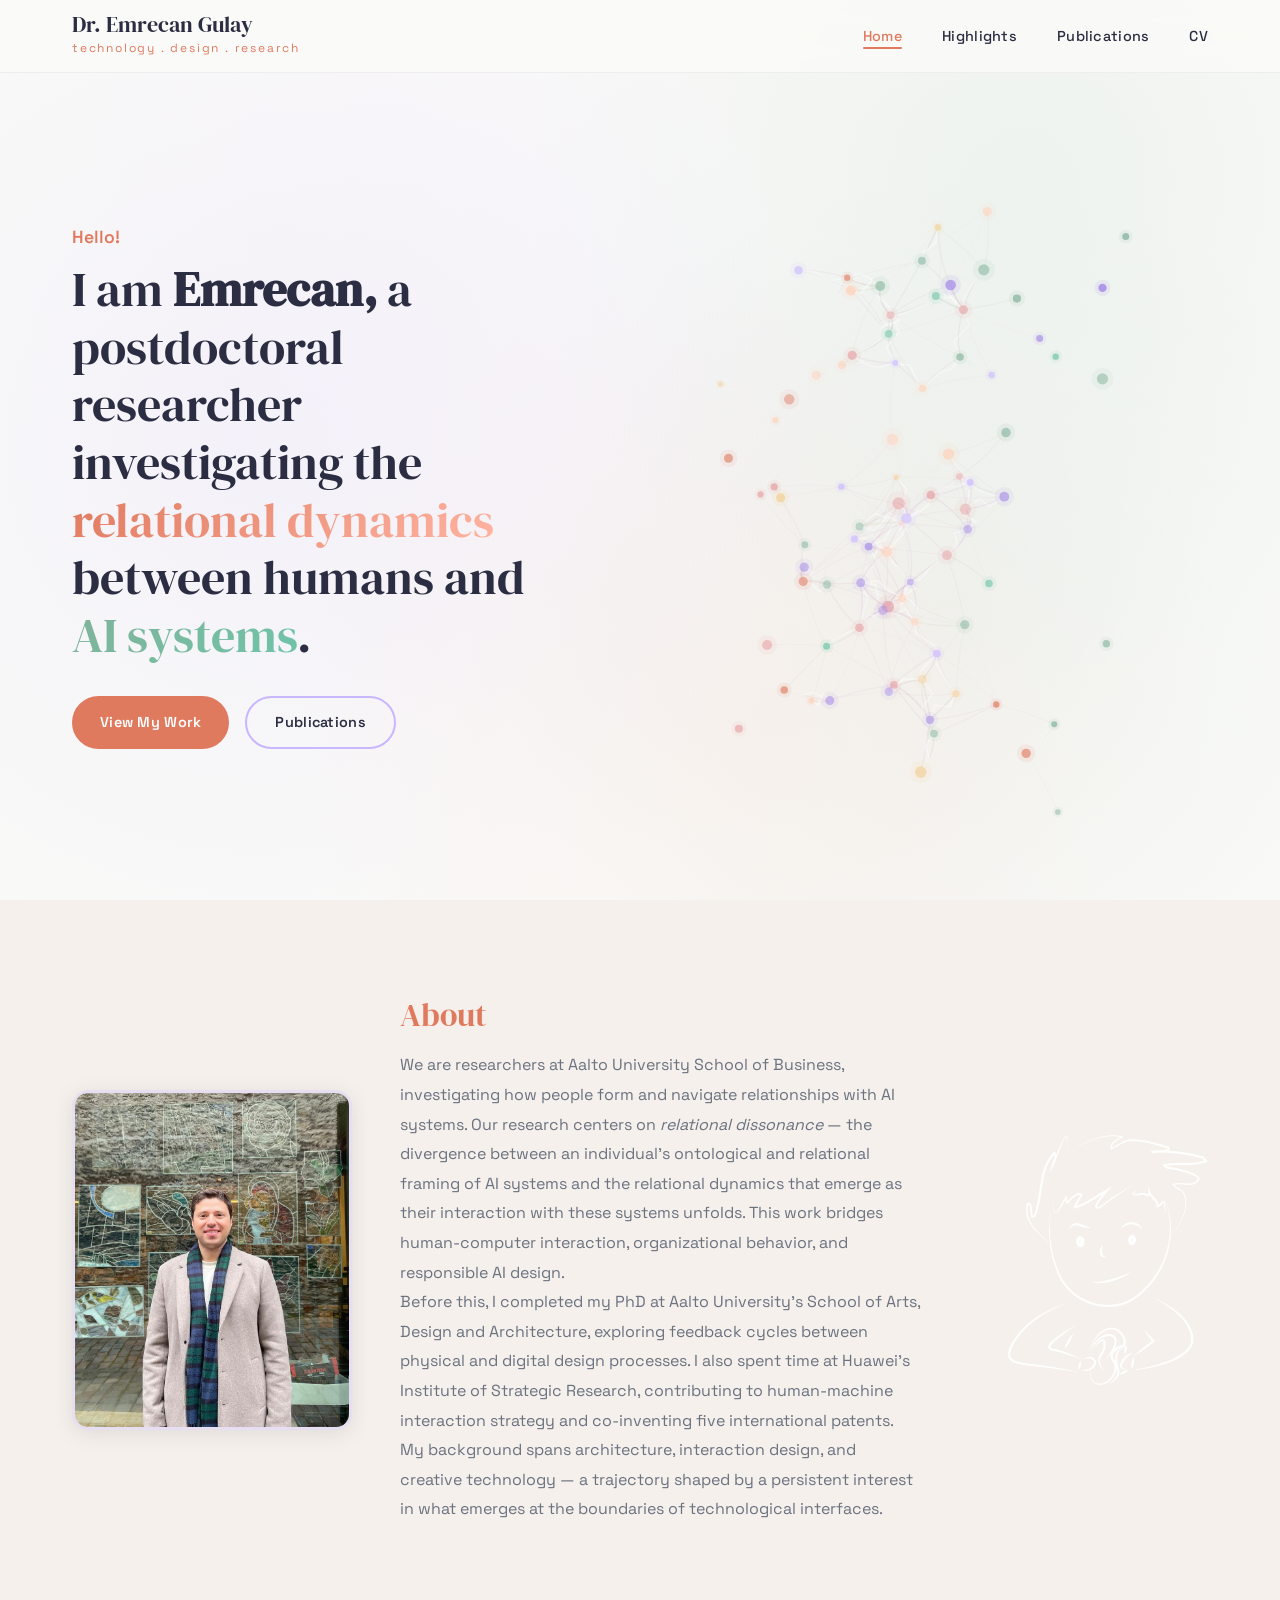
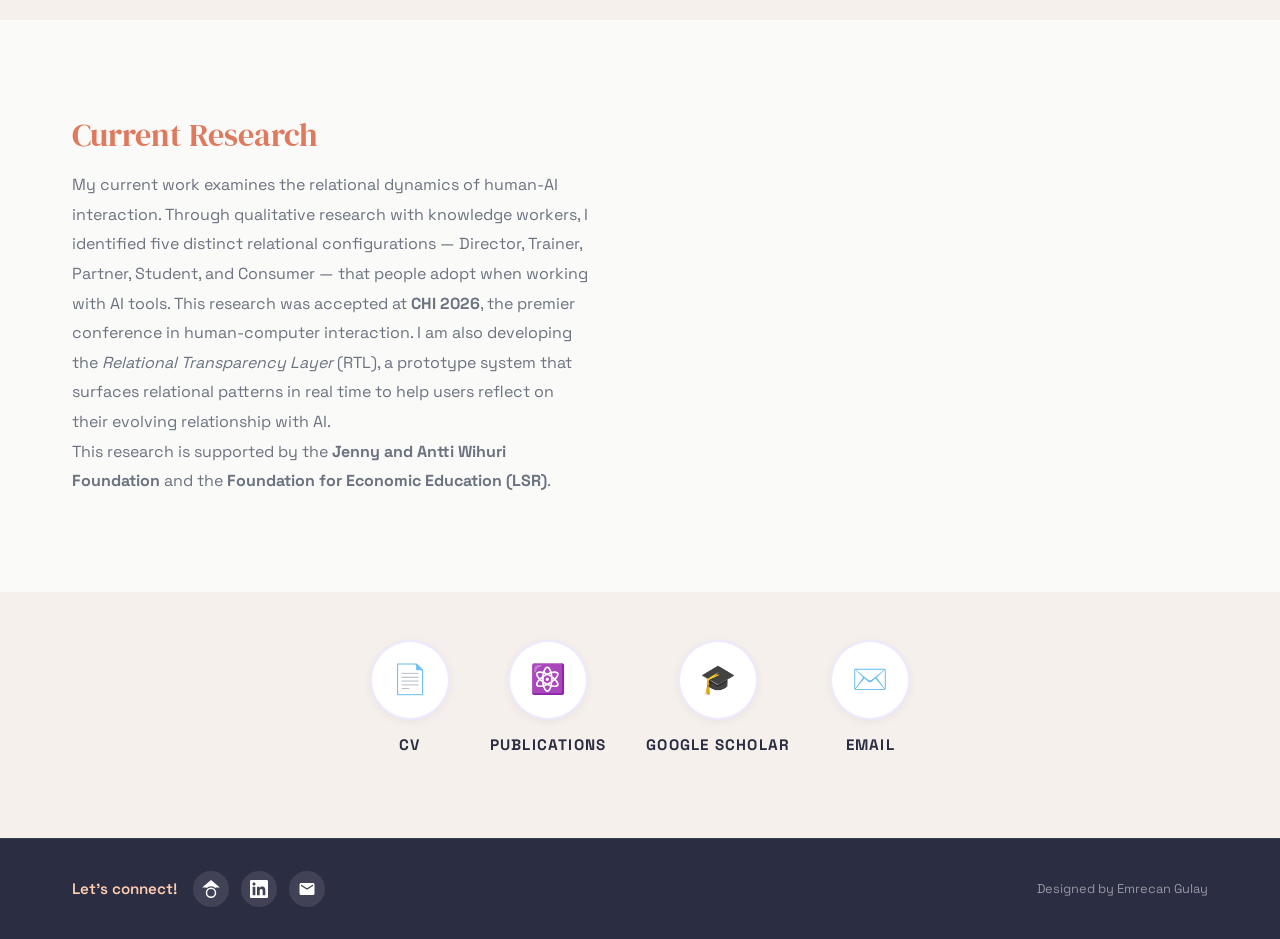
<file: index.html>
<!DOCTYPE html>
<html lang="en">
<head>
  <meta charset="UTF-8">
  <meta name="viewport" content="width=device-width, initial-scale=1.0">
  <title>Dr. Emrecan Gulay | Human-AI Interaction Researcher</title>
  <meta name="description" content="Dr. Emrecan Gulay - Postdoctoral researcher investigating the relational dynamics between humans and AI systems at Aalto University.">
  <link rel="icon" href="images/logo.png" type="image/png">

  <!-- Open Graph -->
  <meta property="og:title" content="Dr. Emrecan Gulay | Human-AI Interaction Researcher">
  <meta property="og:description" content="Postdoctoral researcher investigating the relational dynamics between humans and AI systems at Aalto University.">
  <meta property="og:image" content="https://emrecangulay.github.io/images/profile-photo.jpg">
  <meta property="og:url" content="https://emrecangulay.github.io/">
  <meta property="og:type" content="website">

  <!-- Twitter Card -->
  <meta name="twitter:card" content="summary_large_image">
  <meta name="twitter:title" content="Dr. Emrecan Gulay | Human-AI Interaction Researcher">
  <meta name="twitter:description" content="Postdoctoral researcher investigating the relational dynamics between humans and AI systems at Aalto University.">
  <meta name="twitter:image" content="https://emrecangulay.github.io/images/profile-photo.jpg">

  <!-- JSON-LD Structured Data -->
  <script type="application/ld+json">
  {
    "@context": "https://schema.org",
    "@type": "Person",
    "name": "Dr. Emrecan Gulay",
    "url": "https://emrecangulay.github.io/",
    "image": "https://emrecangulay.github.io/images/profile-photo.jpg",
    "jobTitle": "Postdoctoral Researcher",
    "worksFor": {
      "@type": "Organization",
      "name": "Aalto University School of Business"
    },
    "sameAs": [
      "https://www.linkedin.com/in/emrecan-gulay/",
      "https://scholar.google.com/citations?user=F1DVHl8AAAAJ&hl=en"
    ],
    "knowsAbout": ["Human-AI Interaction", "Relational Dynamics", "Human-Computer Interaction", "Design Research", "Responsible AI"]
  }
  </script>

  <!-- Fonts -->
  <link rel="preconnect" href="https://fonts.googleapis.com">
  <link rel="preconnect" href="https://fonts.gstatic.com" crossorigin>
  <link href="https://fonts.googleapis.com/css2?family=Space+Grotesk:wght@300;400;500;600;700&family=DM+Serif+Display&display=swap" rel="stylesheet">
  <!-- Stylesheet -->
  <link rel="stylesheet" href="css/style.css">
</head>
<body data-page="home">

  <!-- Scroll Progress Bar -->
  <div class="scroll-progress" id="scrollProgress"></div>

  <!-- ========== NAVIGATION ========== -->
  <nav class="navbar">
    <div class="container">
      <a href="index.html" class="nav-brand">
        <span class="nav-brand-name">Dr. Emrecan Gulay</span>
        <span class="nav-brand-subtitle">Technology . Design . Research</span>
      </a>
      <button class="nav-toggle" aria-label="Toggle navigation">
        <span></span>
        <span></span>
        <span></span>
      </button>
      <ul class="nav-links">
        <li><a href="index.html" class="active">Home</a></li>
        <li><a href="highlights.html">Highlights</a></li>
        <li><a href="publications.html">Publications</a></li>
        <li><a href="cv.html">CV</a></li>
      </ul>
    </div>
  </nav>

  <!-- ========== HERO SECTION ========== -->
  <section class="hero">
    <div class="container">
      <div class="hero-content">
        <span class="hero-greeting">Hello!</span>
        <h1 class="hero-title">
          I am <strong>Emrecan,</strong> a postdoctoral researcher investigating the
          <span class="gradient-text-orange">relational dynamics</span> between humans and
          <span class="gradient-text-teal">AI systems</span>.
        </h1>
        <div class="hero-cta">
          <a href="highlights.html" class="btn btn-primary">View My Work</a>
          <a href="publications.html" class="btn btn-outline">Publications</a>
        </div>
      </div>
      <div class="hero-visual">
        <div class="hero-threshold-card" aria-hidden="true"></div>
        <canvas class="hero-particle-canvas" id="heroParticles"></canvas>
      </div>
    </div>
  </section>

  <!-- ========== ABOUT SECTION ========== -->
  <section class="about-section section-padding">
    <div class="container">
      <div class="about-photo-wrapper reveal-left">
        <img src="images/profile-photo.jpg" alt="Dr. Emrecan Gulay" class="about-photo">
      </div>
      <div class="about-text reveal">
        <h2>About</h2>
        <p>We are researchers at Aalto University School of Business, investigating how people form and navigate relationships with AI systems. Our research centers on <em>relational dissonance</em> — the divergence between an individual's ontological and relational framing of AI systems and the relational dynamics that emerge as their interaction with these systems unfolds. This work bridges human-computer interaction, organizational behavior, and responsible AI design.</p>
        <p>Before this, I completed my PhD at Aalto University's School of Arts, Design and Architecture, exploring feedback cycles between physical and digital design processes. I also spent time at Huawei's Institute of Strategic Research, contributing to human-machine interaction strategy and co-inventing five international patents. My background spans architecture, interaction design, and creative technology — a trajectory shaped by a persistent interest in what emerges at the boundaries of technological interfaces.</p>
      </div>
      <div class="reveal-right">
        <img src="images/character-drawing-1.png" alt="Hand-drawn character illustration" class="about-character">
      </div>
    </div>
  </section>

  <!-- ========== CURRENT RESEARCH ========== -->
  <section class="current-research section-padding">
    <div class="container">
      <div class="about-text reveal">
        <h2>Current Research</h2>
        <p>My current work examines the relational dynamics of human-AI interaction. Through qualitative research with knowledge workers, I identified five distinct relational configurations — Director, Trainer, Partner, Student, and Consumer — that people adopt when working with AI tools. This research was accepted at <strong>CHI 2026</strong>, the premier conference in human-computer interaction. I am also developing the <em>Relational Transparency Layer</em> (RTL), a prototype system that surfaces relational patterns in real time to help users reflect on their evolving relationship with AI.</p>
        <p>This research is supported by the <strong>Jenny and Antti Wihuri Foundation</strong> and the <strong>Foundation for Economic Education (LSR)</strong>.</p>
      </div>
    </div>
  </section>

  <!-- ========== ACTION BUTTONS ========== -->
  <section class="actions-section">
    <div class="container">
      <div class="actions-grid reveal">
        <a href="cv.html" class="action-card">
          <div class="action-icon">📄</div>
          <span class="action-label">CV</span>
        </a>
        <a href="publications.html" class="action-card">
          <div class="action-icon">⚛️</div>
          <span class="action-label">Publications</span>
        </a>
        <a href="https://scholar.google.com/citations?user=F1DVHl8AAAAJ&hl=en" target="_blank" rel="noopener" class="action-card">
          <div class="action-icon">🎓</div>
          <span class="action-label">Google Scholar</span>
        </a>
        <a href="mailto:emrecangulay@gmail.com" class="action-card">
          <div class="action-icon">✉️</div>
          <span class="action-label">Email</span>
        </a>
      </div>
    </div>
  </section>

  <!-- ========== FOOTER ========== -->
  <footer class="footer">
    <div class="container">
      <div class="footer-connect">
        <span>Let's connect!</span>
        <div class="social-links">
          <a href="https://scholar.google.com/citations?user=F1DVHl8AAAAJ&hl=en" target="_blank" rel="noopener noreferrer" class="social-link" aria-label="Google Scholar">
            <svg width="18" height="18" viewBox="0 0 24 24" fill="currentColor"><path d="M12 24a7 7 0 1 1 0-14 7 7 0 0 1 0 14Zm0-2a5 5 0 1 0 0-10 5 5 0 0 0 0 10ZM0.21 10L12 0l11.79 10H18v1a7.96 7.96 0 0 0-6-2.74A7.96 7.96 0 0 0 6 11v-1H0.21Z"/></svg>
          </a>
          <a href="https://www.linkedin.com/in/emrecan-gulay/" target="_blank" rel="noopener noreferrer" class="social-link" aria-label="LinkedIn">
            <svg width="18" height="18" viewBox="0 0 24 24" fill="currentColor"><path d="M20.447 20.452h-3.554v-5.569c0-1.328-.027-3.037-1.852-3.037-1.853 0-2.136 1.445-2.136 2.939v5.667H9.351V9h3.414v1.561h.046c.477-.9 1.637-1.85 3.37-1.85 3.601 0 4.267 2.37 4.267 5.455v6.286zM5.337 7.433c-1.144 0-2.063-.926-2.063-2.065 0-1.138.92-2.063 2.063-2.063 1.14 0 2.064.925 2.064 2.063 0 1.139-.925 2.065-2.064 2.065zm1.782 13.019H3.555V9h3.564v11.452zM22.225 0H1.771C.792 0 0 .774 0 1.729v20.542C0 23.227.792 24 1.771 24h20.451C23.2 24 24 23.227 24 22.271V1.729C24 .774 23.2 0 22.222 0h.003z"/></svg>
          </a>
          <a href="mailto:emrecangulay@gmail.com" class="social-link" aria-label="Email">
            <svg width="18" height="18" viewBox="0 0 24 24" fill="currentColor"><path d="M20 4H4c-1.1 0-2 .9-2 2v12c0 1.1.9 2 2 2h16c1.1 0 2-.9 2-2V6c0-1.1-.9-2-2-2zm0 4-8 5-8-5V6l8 5 8-5v2z"/></svg>
          </a>
        </div>
      </div>
      <div class="footer-credit">
        Designed by Emrecan Gulay
      </div>
    </div>
  </footer>

  <!-- Back to Top -->
  <button class="back-to-top" id="backToTop" aria-label="Back to top">↑</button>

  <script src="js/main.js"></script>
  <script src="js/hero-particles.js"></script>
  <script src="js/cursor-effects.js"></script>
</body>
</html>
</file>
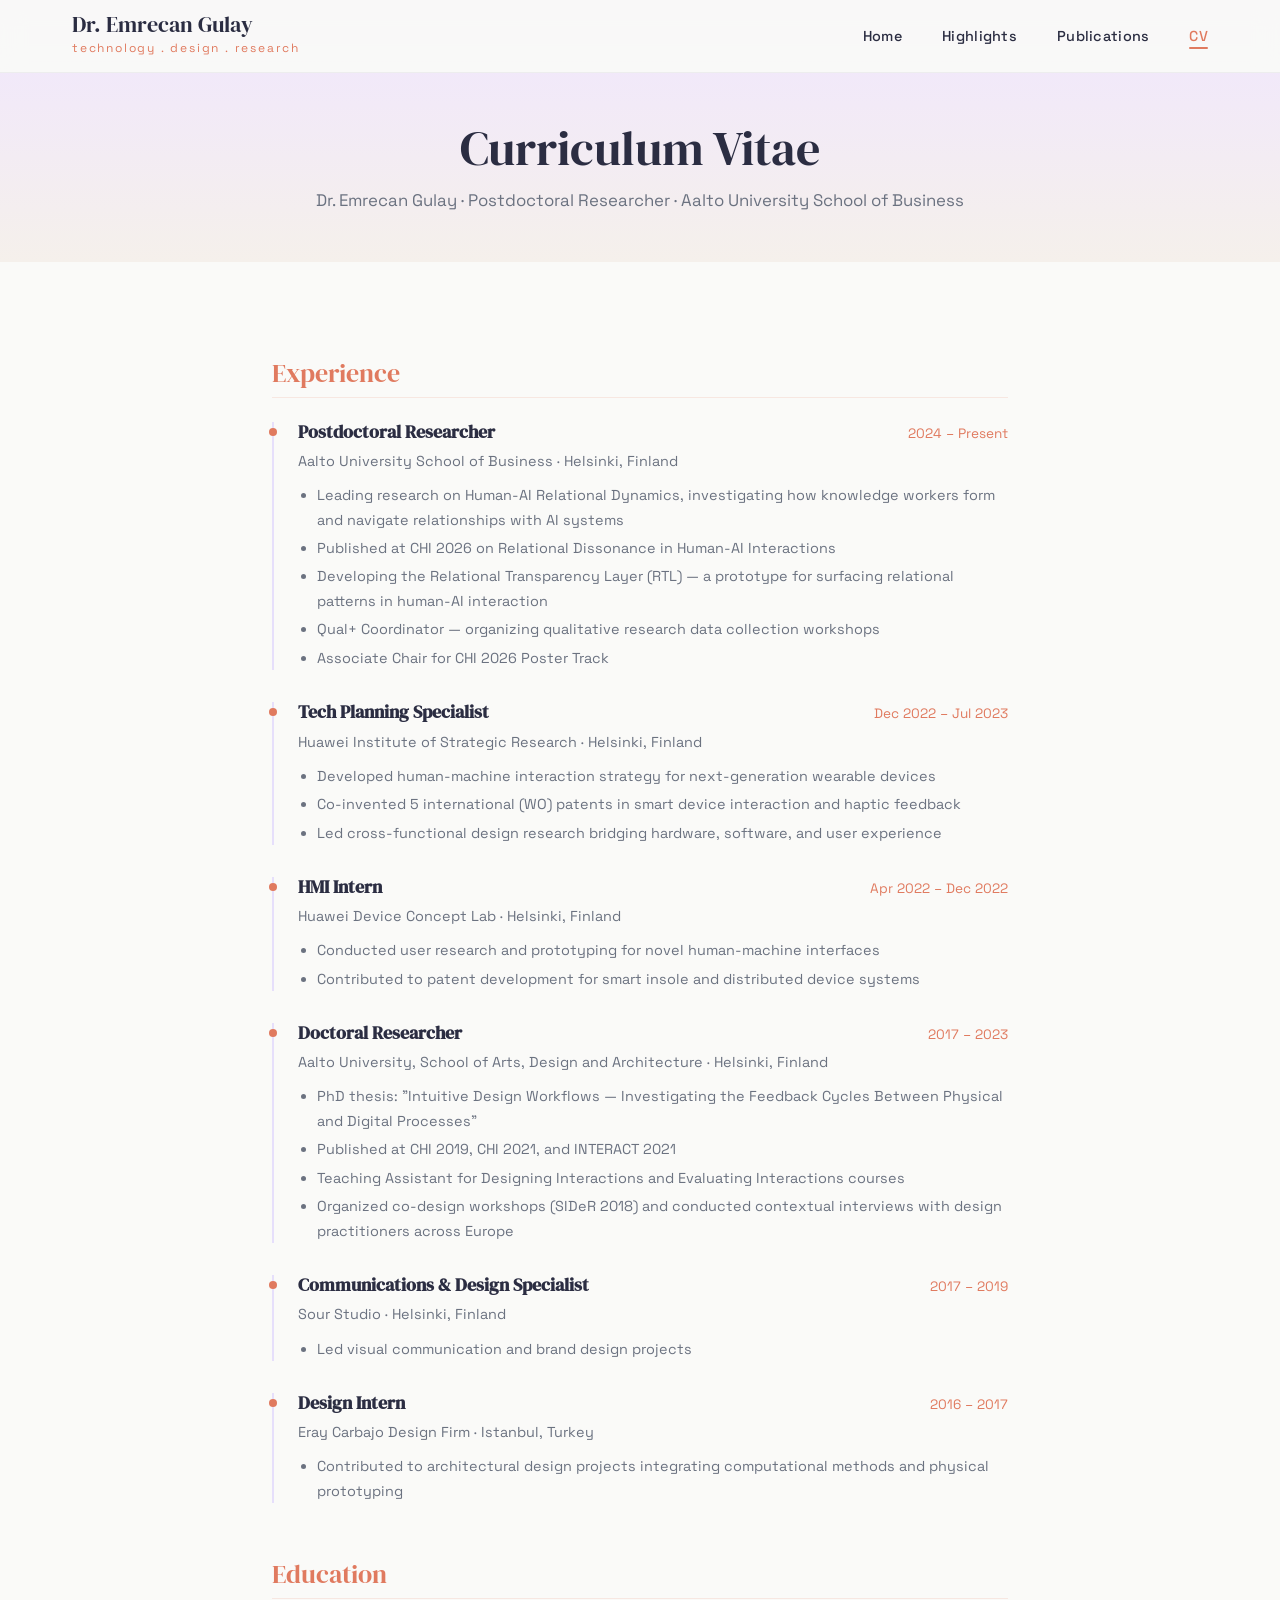
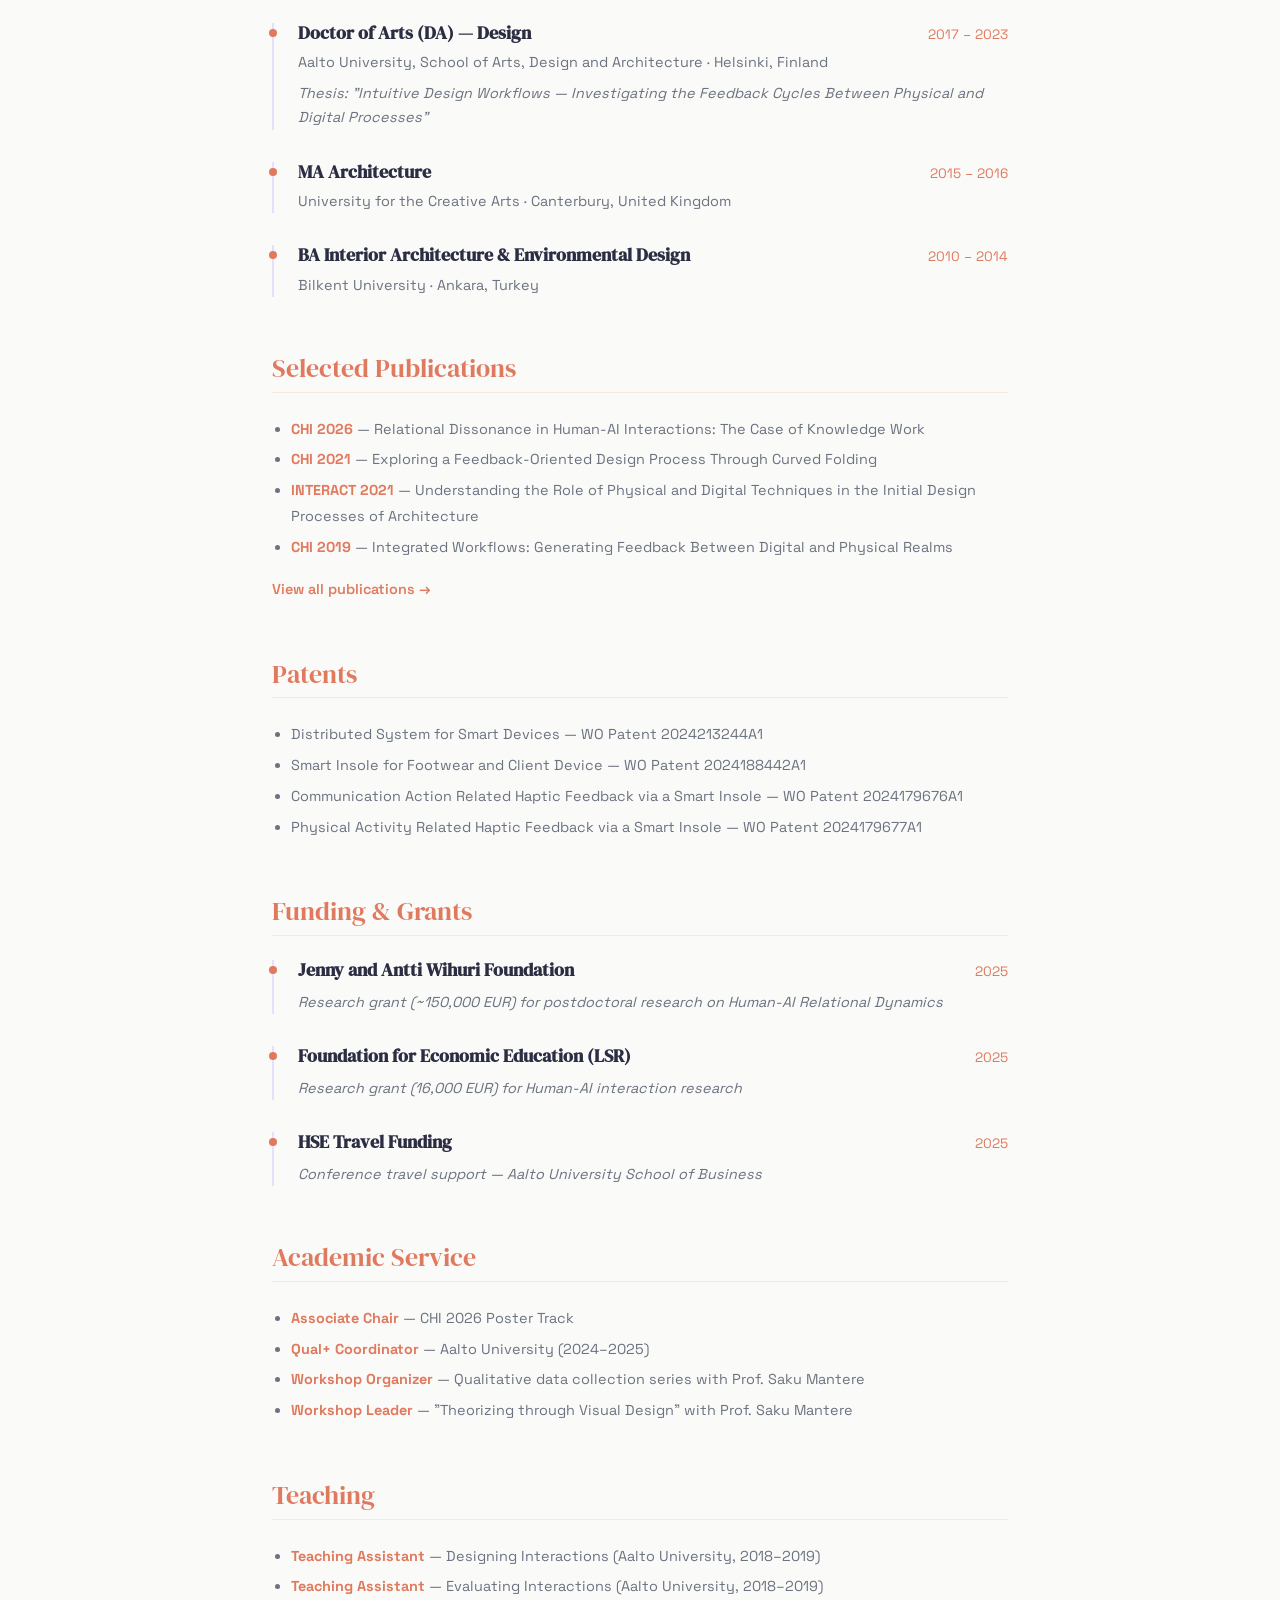
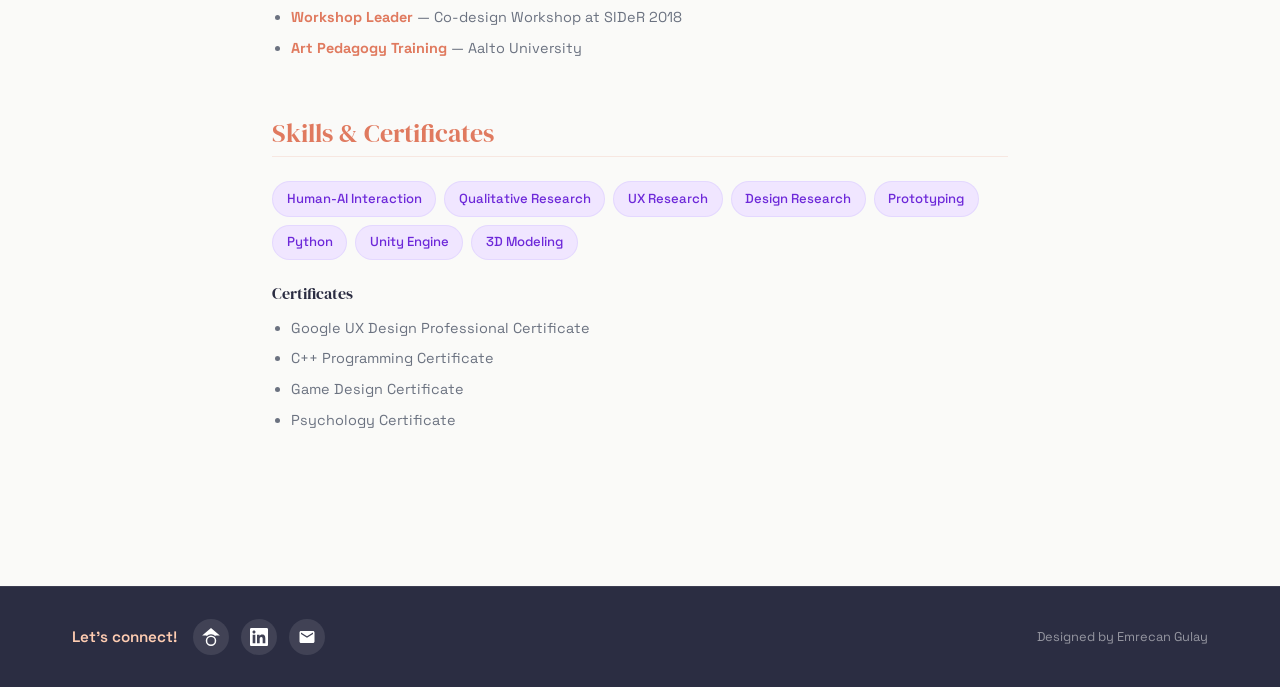
<file: cv.html>
<!DOCTYPE html>
<html lang="en">
<head>
  <meta charset="UTF-8">
  <meta name="viewport" content="width=device-width, initial-scale=1.0">
  <title>CV | Dr. Emrecan Gulay</title>
  <meta name="description" content="Curriculum Vitae of Dr. Emrecan Gulay — Postdoctoral Researcher at Aalto University School of Business.">
  <link rel="icon" href="images/logo.png" type="image/png">
  <link rel="preconnect" href="https://fonts.googleapis.com">
  <link rel="preconnect" href="https://fonts.gstatic.com" crossorigin>
  <link href="https://fonts.googleapis.com/css2?family=Space+Grotesk:wght@300;400;500;600;700&family=DM+Serif+Display&display=swap" rel="stylesheet">
  <link rel="stylesheet" href="css/style.css">
</head>
<body data-page="cv">

  <!-- ========== NAVIGATION ========== -->
  <nav class="navbar">
    <div class="container">
      <a href="index.html" class="nav-brand">
        <span class="nav-brand-name">Dr. Emrecan Gulay</span>
        <span class="nav-brand-subtitle">Technology . Design . Research</span>
      </a>
      <button class="nav-toggle" aria-label="Toggle navigation">
        <span></span>
        <span></span>
        <span></span>
      </button>
      <ul class="nav-links">
        <li><a href="index.html">Home</a></li>
        <li><a href="highlights.html">Highlights</a></li>
        <li><a href="publications.html">Publications</a></li>
        <li><a href="cv.html" class="active">CV</a></li>
      </ul>
    </div>
  </nav>

  <!-- ========== PAGE HERO ========== -->
  <section class="page-hero">
    <div class="container">
      <h1>Curriculum Vitae</h1>
      <p>Dr. Emrecan Gulay &middot; Postdoctoral Researcher &middot; Aalto University School of Business</p>
    </div>
  </section>

  <!-- ========== CV CONTENT ========== -->
  <section class="cv-section section-padding">
    <div class="container">

      <!-- EXPERIENCE -->
      <div class="cv-group reveal">
        <h2 class="cv-group-title">Experience</h2>

        <div class="cv-entry">
          <div class="cv-entry-header">
            <h3 class="cv-entry-title">Postdoctoral Researcher</h3>
            <span class="cv-entry-date">2024 &ndash; Present</span>
          </div>
          <p class="cv-entry-org">Aalto University School of Business &middot; Helsinki, Finland</p>
          <ul class="cv-entry-details">
            <li>Leading research on Human-AI Relational Dynamics, investigating how knowledge workers form and navigate relationships with AI systems</li>
            <li>Published at CHI 2026 on Relational Dissonance in Human-AI Interactions</li>
            <li>Developing the Relational Transparency Layer (RTL) — a prototype for surfacing relational patterns in human-AI interaction</li>
            <li>Qual+ Coordinator — organizing qualitative research data collection workshops</li>
            <li>Associate Chair for CHI 2026 Poster Track</li>
          </ul>
        </div>

        <div class="cv-entry">
          <div class="cv-entry-header">
            <h3 class="cv-entry-title">Tech Planning Specialist</h3>
            <span class="cv-entry-date">Dec 2022 &ndash; Jul 2023</span>
          </div>
          <p class="cv-entry-org">Huawei Institute of Strategic Research &middot; Helsinki, Finland</p>
          <ul class="cv-entry-details">
            <li>Developed human-machine interaction strategy for next-generation wearable devices</li>
            <li>Co-invented 5 international (WO) patents in smart device interaction and haptic feedback</li>
            <li>Led cross-functional design research bridging hardware, software, and user experience</li>
          </ul>
        </div>

        <div class="cv-entry">
          <div class="cv-entry-header">
            <h3 class="cv-entry-title">HMI Intern</h3>
            <span class="cv-entry-date">Apr 2022 &ndash; Dec 2022</span>
          </div>
          <p class="cv-entry-org">Huawei Device Concept Lab &middot; Helsinki, Finland</p>
          <ul class="cv-entry-details">
            <li>Conducted user research and prototyping for novel human-machine interfaces</li>
            <li>Contributed to patent development for smart insole and distributed device systems</li>
          </ul>
        </div>

        <div class="cv-entry">
          <div class="cv-entry-header">
            <h3 class="cv-entry-title">Doctoral Researcher</h3>
            <span class="cv-entry-date">2017 &ndash; 2023</span>
          </div>
          <p class="cv-entry-org">Aalto University, School of Arts, Design and Architecture &middot; Helsinki, Finland</p>
          <ul class="cv-entry-details">
            <li>PhD thesis: "Intuitive Design Workflows — Investigating the Feedback Cycles Between Physical and Digital Processes"</li>
            <li>Published at CHI 2019, CHI 2021, and INTERACT 2021</li>
            <li>Teaching Assistant for Designing Interactions and Evaluating Interactions courses</li>
            <li>Organized co-design workshops (SIDeR 2018) and conducted contextual interviews with design practitioners across Europe</li>
          </ul>
        </div>

        <div class="cv-entry">
          <div class="cv-entry-header">
            <h3 class="cv-entry-title">Communications &amp; Design Specialist</h3>
            <span class="cv-entry-date">2017 &ndash; 2019</span>
          </div>
          <p class="cv-entry-org">Sour Studio &middot; Helsinki, Finland</p>
          <ul class="cv-entry-details">
            <li>Led visual communication and brand design projects</li>
          </ul>
        </div>

        <div class="cv-entry">
          <div class="cv-entry-header">
            <h3 class="cv-entry-title">Design Intern</h3>
            <span class="cv-entry-date">2016 &ndash; 2017</span>
          </div>
          <p class="cv-entry-org">Eray Carbajo Design Firm &middot; Istanbul, Turkey</p>
          <ul class="cv-entry-details">
            <li>Contributed to architectural design projects integrating computational methods and physical prototyping</li>
          </ul>
        </div>
      </div>

      <!-- EDUCATION -->
      <div class="cv-group reveal">
        <h2 class="cv-group-title">Education</h2>

        <div class="cv-entry">
          <div class="cv-entry-header">
            <h3 class="cv-entry-title">Doctor of Arts (DA) — Design</h3>
            <span class="cv-entry-date">2017 &ndash; 2023</span>
          </div>
          <p class="cv-entry-org">Aalto University, School of Arts, Design and Architecture &middot; Helsinki, Finland</p>
          <p class="cv-entry-note">Thesis: "Intuitive Design Workflows — Investigating the Feedback Cycles Between Physical and Digital Processes"</p>
        </div>

        <div class="cv-entry">
          <div class="cv-entry-header">
            <h3 class="cv-entry-title">MA Architecture</h3>
            <span class="cv-entry-date">2015 &ndash; 2016</span>
          </div>
          <p class="cv-entry-org">University for the Creative Arts &middot; Canterbury, United Kingdom</p>
        </div>

        <div class="cv-entry">
          <div class="cv-entry-header">
            <h3 class="cv-entry-title">BA Interior Architecture &amp; Environmental Design</h3>
            <span class="cv-entry-date">2010 &ndash; 2014</span>
          </div>
          <p class="cv-entry-org">Bilkent University &middot; Ankara, Turkey</p>
        </div>
      </div>

      <!-- SELECTED PUBLICATIONS -->
      <div class="cv-group reveal">
        <h2 class="cv-group-title">Selected Publications</h2>
        <ul class="cv-publications-list">
          <li><strong>CHI 2026</strong> — Relational Dissonance in Human-AI Interactions: The Case of Knowledge Work</li>
          <li><strong>CHI 2021</strong> — Exploring a Feedback-Oriented Design Process Through Curved Folding</li>
          <li><strong>INTERACT 2021</strong> — Understanding the Role of Physical and Digital Techniques in the Initial Design Processes of Architecture</li>
          <li><strong>CHI 2019</strong> — Integrated Workflows: Generating Feedback Between Digital and Physical Realms</li>
        </ul>
        <a href="publications.html" class="cv-inline-link">View all publications &rarr;</a>
      </div>

      <!-- PATENTS -->
      <div class="cv-group reveal">
        <h2 class="cv-group-title">Patents</h2>
        <ul class="cv-publications-list">
          <li>Distributed System for Smart Devices — WO Patent 2024213244A1</li>
          <li>Smart Insole for Footwear and Client Device — WO Patent 2024188442A1</li>
          <li>Communication Action Related Haptic Feedback via a Smart Insole — WO Patent 2024179676A1</li>
          <li>Physical Activity Related Haptic Feedback via a Smart Insole — WO Patent 2024179677A1</li>
        </ul>
      </div>

      <!-- FUNDING & GRANTS -->
      <div class="cv-group reveal">
        <h2 class="cv-group-title">Funding &amp; Grants</h2>

        <div class="cv-entry">
          <div class="cv-entry-header">
            <h3 class="cv-entry-title">Jenny and Antti Wihuri Foundation</h3>
            <span class="cv-entry-date">2025</span>
          </div>
          <p class="cv-entry-note">Research grant (~150,000 EUR) for postdoctoral research on Human-AI Relational Dynamics</p>
        </div>

        <div class="cv-entry">
          <div class="cv-entry-header">
            <h3 class="cv-entry-title">Foundation for Economic Education (LSR)</h3>
            <span class="cv-entry-date">2025</span>
          </div>
          <p class="cv-entry-note">Research grant (16,000 EUR) for Human-AI interaction research</p>
        </div>

        <div class="cv-entry">
          <div class="cv-entry-header">
            <h3 class="cv-entry-title">HSE Travel Funding</h3>
            <span class="cv-entry-date">2025</span>
          </div>
          <p class="cv-entry-note">Conference travel support — Aalto University School of Business</p>
        </div>
      </div>

      <!-- ACADEMIC SERVICE -->
      <div class="cv-group reveal">
        <h2 class="cv-group-title">Academic Service</h2>
        <ul class="cv-publications-list">
          <li><strong>Associate Chair</strong> — CHI 2026 Poster Track</li>
          <li><strong>Qual+ Coordinator</strong> — Aalto University (2024&ndash;2025)</li>
          <li><strong>Workshop Organizer</strong> — Qualitative data collection series with Prof. Saku Mantere</li>
          <li><strong>Workshop Leader</strong> — "Theorizing through Visual Design" with Prof. Saku Mantere</li>
        </ul>
      </div>

      <!-- TEACHING -->
      <div class="cv-group reveal">
        <h2 class="cv-group-title">Teaching</h2>
        <ul class="cv-publications-list">
          <li><strong>Teaching Assistant</strong> — Designing Interactions (Aalto University, 2018&ndash;2019)</li>
          <li><strong>Teaching Assistant</strong> — Evaluating Interactions (Aalto University, 2018&ndash;2019)</li>
          <li><strong>Workshop Leader</strong> — Co-design Workshop at SIDeR 2018</li>
          <li><strong>Art Pedagogy Training</strong> — Aalto University</li>
        </ul>
      </div>

      <!-- SKILLS & CERTIFICATES -->
      <div class="cv-group reveal">
        <h2 class="cv-group-title">Skills &amp; Certificates</h2>
        <div class="cv-skills-grid">
          <span class="cv-skill-tag">Human-AI Interaction</span>
          <span class="cv-skill-tag">Qualitative Research</span>
          <span class="cv-skill-tag">UX Research</span>
          <span class="cv-skill-tag">Design Research</span>
          <span class="cv-skill-tag">Prototyping</span>
          <span class="cv-skill-tag">Python</span>
          <span class="cv-skill-tag">Unity Engine</span>
          <span class="cv-skill-tag">3D Modeling</span>
        </div>
        <h3 class="cv-sub-title">Certificates</h3>
        <ul class="cv-publications-list">
          <li>Google UX Design Professional Certificate</li>
          <li>C++ Programming Certificate</li>
          <li>Game Design Certificate</li>
          <li>Psychology Certificate</li>
        </ul>
      </div>

    </div>
  </section>

  <!-- ========== FOOTER ========== -->
  <footer class="footer">
    <div class="container">
      <div class="footer-connect">
        <span>Let's connect!</span>
        <div class="social-links">
          <a href="https://scholar.google.com/citations?user=F1DVHl8AAAAJ&hl=en" target="_blank" rel="noopener noreferrer" class="social-link" aria-label="Google Scholar">
            <svg width="18" height="18" viewBox="0 0 24 24" fill="currentColor"><path d="M12 24a7 7 0 1 1 0-14 7 7 0 0 1 0 14Zm0-2a5 5 0 1 0 0-10 5 5 0 0 0 0 10ZM0.21 10L12 0l11.79 10H18v1a7.96 7.96 0 0 0-6-2.74A7.96 7.96 0 0 0 6 11v-1H0.21Z"/></svg>
          </a>
          <a href="https://www.linkedin.com/in/emrecan-gulay/" target="_blank" rel="noopener noreferrer" class="social-link" aria-label="LinkedIn">
            <svg width="18" height="18" viewBox="0 0 24 24" fill="currentColor"><path d="M20.447 20.452h-3.554v-5.569c0-1.328-.027-3.037-1.852-3.037-1.853 0-2.136 1.445-2.136 2.939v5.667H9.351V9h3.414v1.561h.046c.477-.9 1.637-1.85 3.37-1.85 3.601 0 4.267 2.37 4.267 5.455v6.286zM5.337 7.433c-1.144 0-2.063-.926-2.063-2.065 0-1.138.92-2.063 2.063-2.063 1.14 0 2.064.925 2.064 2.063 0 1.139-.925 2.065-2.064 2.065zm1.782 13.019H3.555V9h3.564v11.452zM22.225 0H1.771C.792 0 0 .774 0 1.729v20.542C0 23.227.792 24 1.771 24h20.451C23.2 24 24 23.227 24 22.271V1.729C24 .774 23.2 0 22.222 0h.003z"/></svg>
          </a>
          <a href="mailto:emrecangulay@gmail.com" class="social-link" aria-label="Email">
            <svg width="18" height="18" viewBox="0 0 24 24" fill="currentColor"><path d="M20 4H4c-1.1 0-2 .9-2 2v12c0 1.1.9 2 2 2h16c1.1 0 2-.9 2-2V6c0-1.1-.9-2-2-2zm0 4-8 5-8-5V6l8 5 8-5v2z"/></svg>
          </a>
        </div>
      </div>
      <div class="footer-credit">
        Designed by Emrecan Gulay
      </div>
    </div>
  </footer>

  <script src="js/main.js"></script>
  <script src="js/cursor-effects.js"></script>
</body>
</html>
</file>
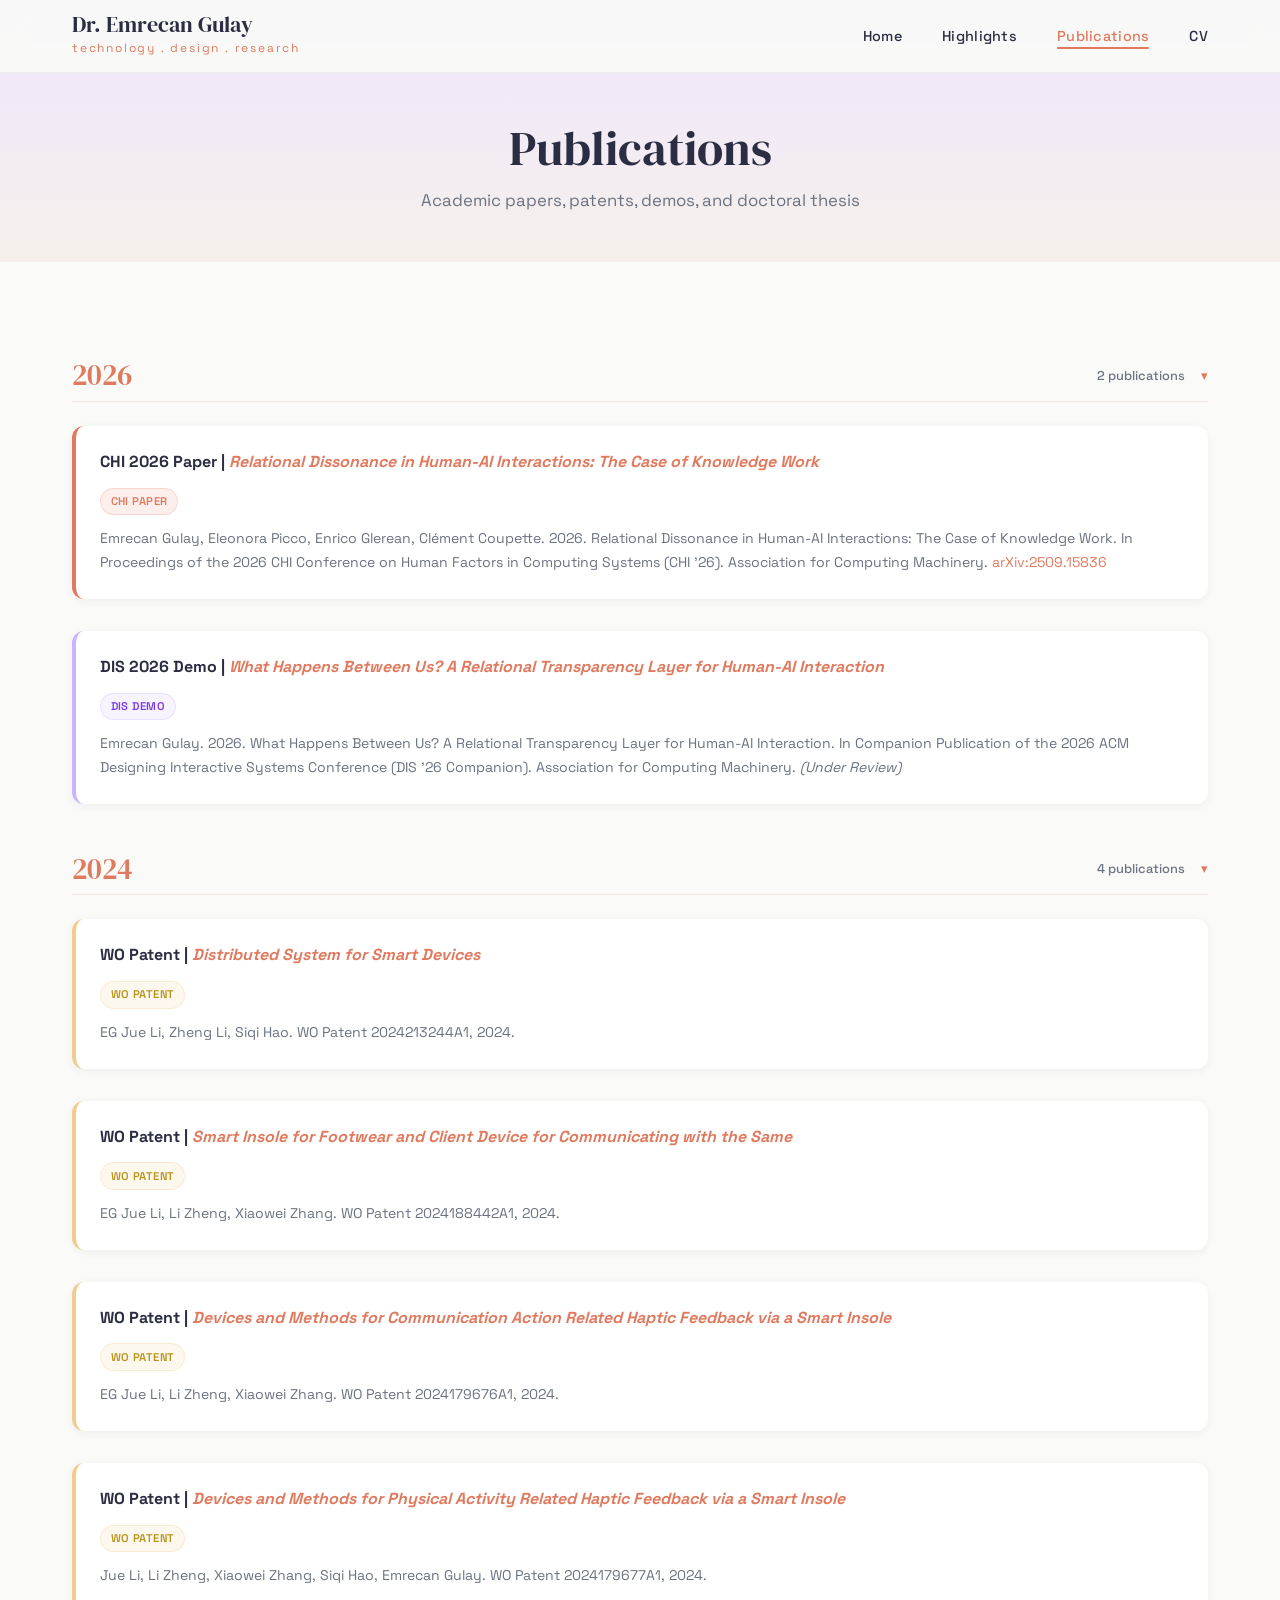
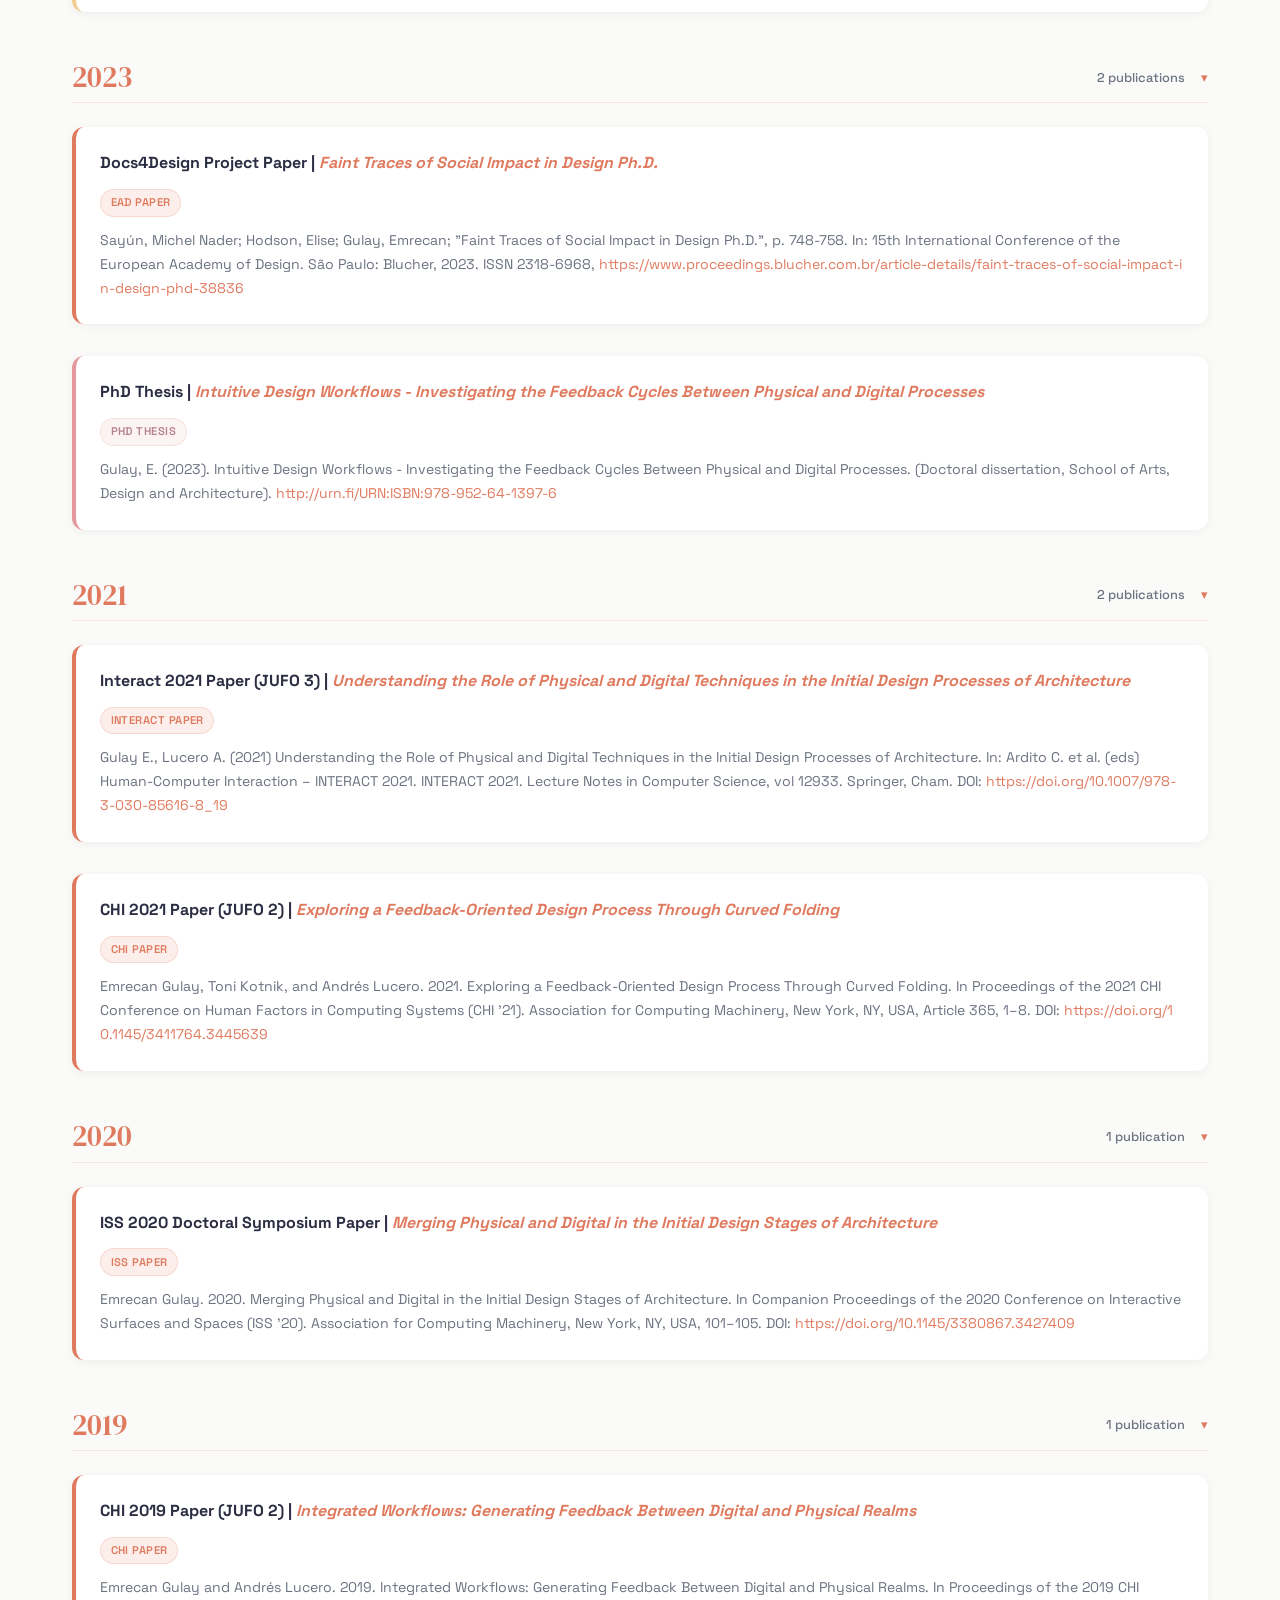
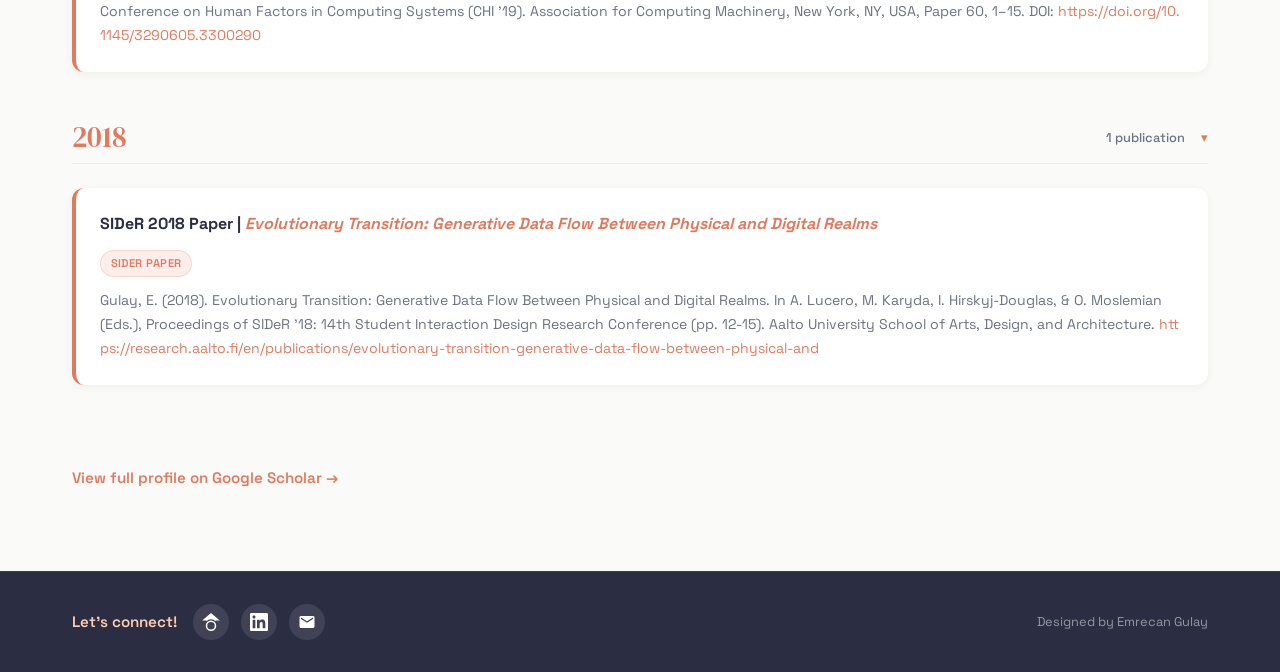
<file: publications.html>
<!DOCTYPE html>
<html lang="en">
<head>
  <meta charset="UTF-8">
  <meta name="viewport" content="width=device-width, initial-scale=1.0">
  <title>Publications | Dr. Emrecan Gulay</title>
  <meta name="description" content="Academic publications by Dr. Emrecan Gulay in HCI, UX, and design research.">
  <link rel="icon" href="images/logo.png" type="image/png">
  <link rel="preconnect" href="https://fonts.googleapis.com">
  <link rel="preconnect" href="https://fonts.gstatic.com" crossorigin>
  <link href="https://fonts.googleapis.com/css2?family=Space+Grotesk:wght@300;400;500;600;700&family=DM+Serif+Display&display=swap" rel="stylesheet">
  <link rel="stylesheet" href="css/style.css">
</head>
<body data-page="publications">

  <!-- ========== NAVIGATION ========== -->
  <nav class="navbar">
    <div class="container">
      <a href="index.html" class="nav-brand">
        <span class="nav-brand-name">Dr. Emrecan Gulay</span>
        <span class="nav-brand-subtitle">Technology . Design . Research</span>
      </a>
      <button class="nav-toggle" aria-label="Toggle navigation">
        <span></span>
        <span></span>
        <span></span>
      </button>
      <ul class="nav-links">
        <li><a href="index.html">Home</a></li>
        <li><a href="highlights.html">Highlights</a></li>
        <li><a href="publications.html" class="active">Publications</a></li>
        <li><a href="cv.html">CV</a></li>
      </ul>
    </div>
  </nav>

  <!-- ========== PAGE HERO ========== -->
  <section class="page-hero">
    <div class="container">
      <h1>Publications</h1>
      <p>Academic papers, patents, demos, and doctoral thesis</p>
    </div>
  </section>

  <!-- ========== PUBLICATIONS LIST ========== -->
  <section class="publications-section section-padding">
    <div class="container">

      <!-- 2026 -->
      <div class="pub-year-group reveal">
        <h2 class="pub-year">2026 <span class="pub-count">2 publications</span> <span class="toggle-icon">&#9662;</span></h2>
        <div class="pub-items">
          <div class="pub-item">
            <div class="pub-title">CHI 2026 Paper | <em>Relational Dissonance in Human-AI Interactions: The Case of Knowledge Work</em></div>
            <span class="pub-badge badge-paper">CHI Paper</span>
            <p class="pub-citation">Emrecan Gulay, Eleonora Picco, Enrico Glerean, Clément Coupette. 2026. Relational Dissonance in Human-AI Interactions: The Case of Knowledge Work. In Proceedings of the 2026 CHI Conference on Human Factors in Computing Systems (CHI '26). Association for Computing Machinery. <a href="https://arxiv.org/abs/2509.15836" target="_blank" rel="noopener">arXiv:2509.15836</a></p>
          </div>
          <div class="pub-item">
            <div class="pub-title">DIS 2026 Demo | <em>What Happens Between Us? A Relational Transparency Layer for Human-AI Interaction</em></div>
            <span class="pub-badge badge-demo">DIS Demo</span>
            <p class="pub-citation">Emrecan Gulay. 2026. What Happens Between Us? A Relational Transparency Layer for Human-AI Interaction. In Companion Publication of the 2026 ACM Designing Interactive Systems Conference (DIS '26 Companion). Association for Computing Machinery. <em>(Under Review)</em></p>
          </div>
        </div>
      </div>

      <!-- 2024 -->
      <div class="pub-year-group reveal">
        <h2 class="pub-year">2024 <span class="pub-count">4 publications</span> <span class="toggle-icon">&#9662;</span></h2>
        <div class="pub-items">
          <div class="pub-item">
            <div class="pub-title">WO Patent | <em>Distributed System for Smart Devices</em></div>
            <span class="pub-badge badge-patent">WO Patent</span>
            <p class="pub-citation">EG Jue Li, Zheng Li, Siqi Hao. WO Patent 2024213244A1, 2024.</p>
          </div>
          <div class="pub-item">
            <div class="pub-title">WO Patent | <em>Smart Insole for Footwear and Client Device for Communicating with the Same</em></div>
            <span class="pub-badge badge-patent">WO Patent</span>
            <p class="pub-citation">EG Jue Li, Li Zheng, Xiaowei Zhang. WO Patent 2024188442A1, 2024.</p>
          </div>
          <div class="pub-item">
            <div class="pub-title">WO Patent | <em>Devices and Methods for Communication Action Related Haptic Feedback via a Smart Insole</em></div>
            <span class="pub-badge badge-patent">WO Patent</span>
            <p class="pub-citation">EG Jue Li, Li Zheng, Xiaowei Zhang. WO Patent 2024179676A1, 2024.</p>
          </div>
          <div class="pub-item">
            <div class="pub-title">WO Patent | <em>Devices and Methods for Physical Activity Related Haptic Feedback via a Smart Insole</em></div>
            <span class="pub-badge badge-patent">WO Patent</span>
            <p class="pub-citation">Jue Li, Li Zheng, Xiaowei Zhang, Siqi Hao, Emrecan Gulay. WO Patent 2024179677A1, 2024.</p>
          </div>
        </div>
      </div>

      <!-- 2023 -->
      <div class="pub-year-group reveal">
        <h2 class="pub-year">2023 <span class="pub-count">2 publications</span> <span class="toggle-icon">&#9662;</span></h2>
        <div class="pub-items">
          <div class="pub-item">
            <div class="pub-title">Docs4Design Project Paper | <em>Faint Traces of Social Impact in Design Ph.D.</em></div>
            <span class="pub-badge badge-paper">EAD Paper</span>
            <p class="pub-citation">Sayún, Michel Nader; Hodson, Elise; Gulay, Emrecan; "Faint Traces of Social Impact in Design Ph.D.", p. 748-758. In: 15th International Conference of the European Academy of Design. São Paulo: Blucher, 2023. ISSN 2318-6968, <a href="https://www.proceedings.blucher.com.br/article-details/faint-traces-of-social-impact-in-design-phd-38836" target="_blank" rel="noopener">https://www.proceedings.blucher.com.br/article-details/faint-traces-of-social-impact-in-design-phd-38836</a></p>
          </div>
          <div class="pub-item">
            <div class="pub-title">PhD Thesis | <em>Intuitive Design Workflows - Investigating the Feedback Cycles Between Physical and Digital Processes</em></div>
            <span class="pub-badge badge-thesis">PhD Thesis</span>
            <p class="pub-citation">Gulay, E. (2023). Intuitive Design Workflows - Investigating the Feedback Cycles Between Physical and Digital Processes. (Doctoral dissertation, School of Arts, Design and Architecture). <a href="http://urn.fi/URN:ISBN:978-952-64-1397-6" target="_blank" rel="noopener">http://urn.fi/URN:ISBN:978-952-64-1397-6</a></p>
          </div>
        </div>
      </div>

      <!-- 2021 -->
      <div class="pub-year-group reveal">
        <h2 class="pub-year">2021 <span class="pub-count">2 publications</span> <span class="toggle-icon">&#9662;</span></h2>
        <div class="pub-items">
          <div class="pub-item">
            <div class="pub-title">Interact 2021 Paper (JUFO 3) | <em>Understanding the Role of Physical and Digital Techniques in the Initial Design Processes of Architecture</em></div>
            <span class="pub-badge badge-paper">Interact Paper</span>
            <p class="pub-citation">Gulay E., Lucero A. (2021) Understanding the Role of Physical and Digital Techniques in the Initial Design Processes of Architecture. In: Ardito C. et al. (eds) Human-Computer Interaction – INTERACT 2021. INTERACT 2021. Lecture Notes in Computer Science, vol 12933. Springer, Cham. DOI: <a href="https://doi.org/10.1007/978-3-030-85616-8_19" target="_blank" rel="noopener">https://doi.org/10.1007/978-3-030-85616-8_19</a></p>
          </div>
          <div class="pub-item">
            <div class="pub-title">CHI 2021 Paper (JUFO 2) | <em>Exploring a Feedback-Oriented Design Process Through Curved Folding</em></div>
            <span class="pub-badge badge-paper">CHI Paper</span>
            <p class="pub-citation">Emrecan Gulay, Toni Kotnik, and Andrés Lucero. 2021. Exploring a Feedback-Oriented Design Process Through Curved Folding. In Proceedings of the 2021 CHI Conference on Human Factors in Computing Systems (CHI '21). Association for Computing Machinery, New York, NY, USA, Article 365, 1–8. DOI: <a href="https://doi.org/10.1145/3411764.3445639" target="_blank" rel="noopener">https://doi.org/10.1145/3411764.3445639</a></p>
          </div>
        </div>
      </div>

      <!-- 2020 -->
      <div class="pub-year-group reveal">
        <h2 class="pub-year">2020 <span class="pub-count">1 publication</span> <span class="toggle-icon">&#9662;</span></h2>
        <div class="pub-items">
          <div class="pub-item">
            <div class="pub-title">ISS 2020 Doctoral Symposium Paper | <em>Merging Physical and Digital in the Initial Design Stages of Architecture</em></div>
            <span class="pub-badge badge-paper">ISS Paper</span>
            <p class="pub-citation">Emrecan Gulay. 2020. Merging Physical and Digital in the Initial Design Stages of Architecture. In Companion Proceedings of the 2020 Conference on Interactive Surfaces and Spaces (ISS '20). Association for Computing Machinery, New York, NY, USA, 101–105. DOI: <a href="https://doi.org/10.1145/3380867.3427409" target="_blank" rel="noopener">https://doi.org/10.1145/3380867.3427409</a></p>
          </div>
        </div>
      </div>

      <!-- 2019 -->
      <div class="pub-year-group reveal">
        <h2 class="pub-year">2019 <span class="pub-count">1 publication</span> <span class="toggle-icon">&#9662;</span></h2>
        <div class="pub-items">
          <div class="pub-item">
            <div class="pub-title">CHI 2019 Paper (JUFO 2) | <em>Integrated Workflows: Generating Feedback Between Digital and Physical Realms</em></div>
            <span class="pub-badge badge-paper">CHI Paper</span>
            <p class="pub-citation">Emrecan Gulay and Andrés Lucero. 2019. Integrated Workflows: Generating Feedback Between Digital and Physical Realms. In Proceedings of the 2019 CHI Conference on Human Factors in Computing Systems (CHI '19). Association for Computing Machinery, New York, NY, USA, Paper 60, 1–15. DOI: <a href="https://doi.org/10.1145/3290605.3300290" target="_blank" rel="noopener">https://doi.org/10.1145/3290605.3300290</a></p>
          </div>
        </div>
      </div>

      <!-- 2018 -->
      <div class="pub-year-group reveal">
        <h2 class="pub-year">2018 <span class="pub-count">1 publication</span> <span class="toggle-icon">&#9662;</span></h2>
        <div class="pub-items">
          <div class="pub-item">
            <div class="pub-title">SIDeR 2018 Paper | <em>Evolutionary Transition: Generative Data Flow Between Physical and Digital Realms</em></div>
            <span class="pub-badge badge-paper">SIDeR Paper</span>
            <p class="pub-citation">Gulay, E. (2018). Evolutionary Transition: Generative Data Flow Between Physical and Digital Realms. In A. Lucero, M. Karyda, I. Hirskyj-Douglas, & O. Moslemian (Eds.), Proceedings of SIDeR '18: 14th Student Interaction Design Research Conference (pp. 12-15). Aalto University School of Arts, Design, and Architecture. <a href="https://research.aalto.fi/en/publications/evolutionary-transition-generative-data-flow-between-physical-and" target="_blank" rel="noopener">https://research.aalto.fi/en/publications/evolutionary-transition-generative-data-flow-between-physical-and</a></p>
          </div>
        </div>
      </div>

      <!-- Google Scholar link -->
      <a href="https://scholar.google.com/citations?user=F1DVHl8AAAAJ&hl=en" target="_blank" rel="noopener" class="scholar-link reveal">
        View full profile on Google Scholar &rarr;
      </a>

    </div>
  </section>

  <!-- ========== FOOTER ========== -->
  <footer class="footer">
    <div class="container">
      <div class="footer-connect">
        <span>Let's connect!</span>
        <div class="social-links">
          <a href="https://scholar.google.com/citations?user=F1DVHl8AAAAJ&hl=en" target="_blank" rel="noopener noreferrer" class="social-link" aria-label="Google Scholar">
            <svg width="18" height="18" viewBox="0 0 24 24" fill="currentColor"><path d="M12 24a7 7 0 1 1 0-14 7 7 0 0 1 0 14Zm0-2a5 5 0 1 0 0-10 5 5 0 0 0 0 10ZM0.21 10L12 0l11.79 10H18v1a7.96 7.96 0 0 0-6-2.74A7.96 7.96 0 0 0 6 11v-1H0.21Z"/></svg>
          </a>
          <a href="https://www.linkedin.com/in/emrecan-gulay/" target="_blank" rel="noopener noreferrer" class="social-link" aria-label="LinkedIn">
            <svg width="18" height="18" viewBox="0 0 24 24" fill="currentColor"><path d="M20.447 20.452h-3.554v-5.569c0-1.328-.027-3.037-1.852-3.037-1.853 0-2.136 1.445-2.136 2.939v5.667H9.351V9h3.414v1.561h.046c.477-.9 1.637-1.85 3.37-1.85 3.601 0 4.267 2.37 4.267 5.455v6.286zM5.337 7.433c-1.144 0-2.063-.926-2.063-2.065 0-1.138.92-2.063 2.063-2.063 1.14 0 2.064.925 2.064 2.063 0 1.139-.925 2.065-2.064 2.065zm1.782 13.019H3.555V9h3.564v11.452zM22.225 0H1.771C.792 0 0 .774 0 1.729v20.542C0 23.227.792 24 1.771 24h20.451C23.2 24 24 23.227 24 22.271V1.729C24 .774 23.2 0 22.222 0h.003z"/></svg>
          </a>
          <a href="mailto:emrecangulay@gmail.com" class="social-link" aria-label="Email">
            <svg width="18" height="18" viewBox="0 0 24 24" fill="currentColor"><path d="M20 4H4c-1.1 0-2 .9-2 2v12c0 1.1.9 2 2 2h16c1.1 0 2-.9 2-2V6c0-1.1-.9-2-2-2zm0 4-8 5-8-5V6l8 5 8-5v2z"/></svg>
          </a>
        </div>
      </div>
      <div class="footer-credit">
        Designed by Emrecan Gulay
      </div>
    </div>
  </footer>

  <script src="js/main.js"></script>
  <script src="js/cursor-effects.js"></script>
</body>
</html>
</file>
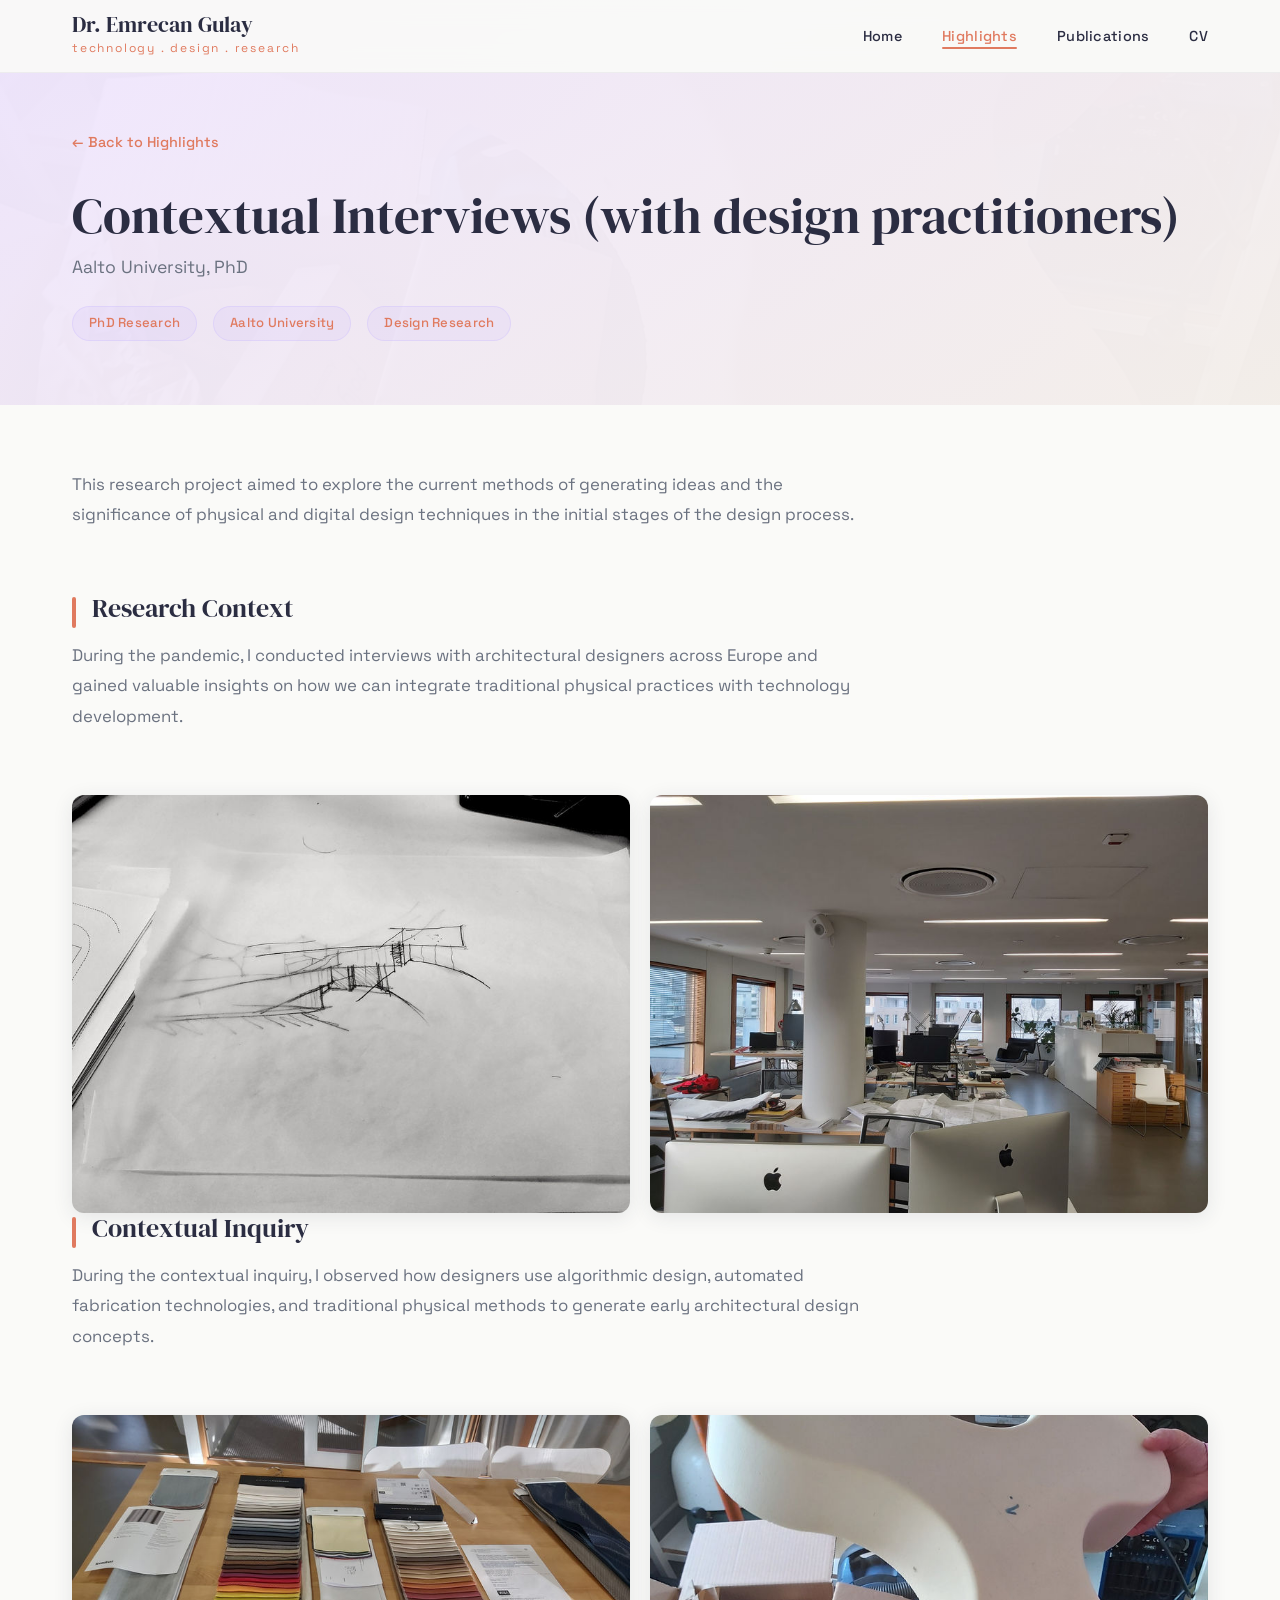
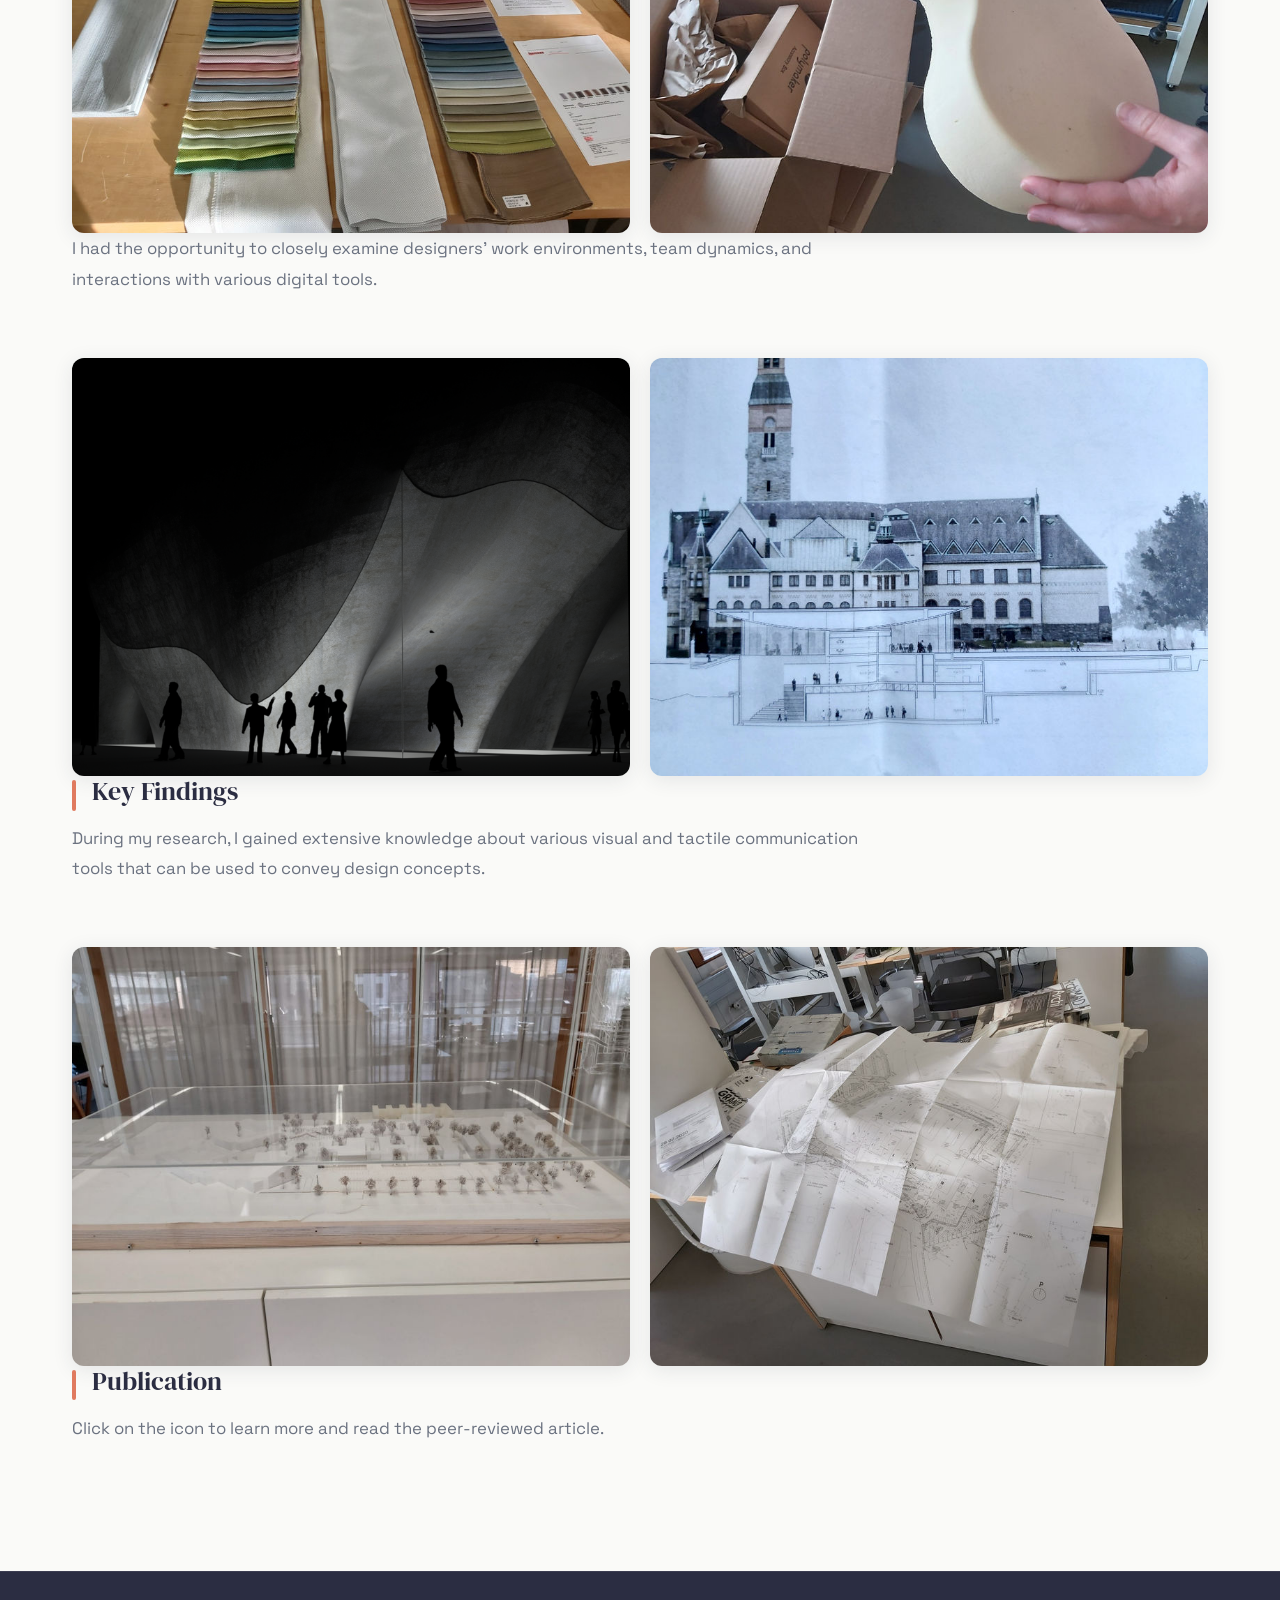
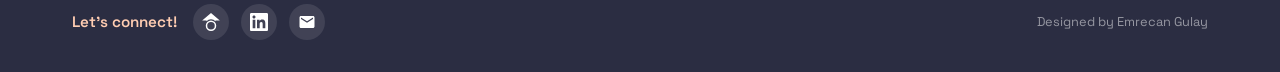
<file: projects/contextual-interviews.html>
<!DOCTYPE html>
<html lang="en">
<head>
  <meta charset="UTF-8">
  <meta name="viewport" content="width=device-width, initial-scale=1.0">
  <title>Contextual Interviews | Dr. Emrecan Gulay</title>
  <link rel="icon" href="../images/logo.png" type="image/png">
  <link rel="preconnect" href="https://fonts.googleapis.com">
  <link rel="preconnect" href="https://fonts.gstatic.com" crossorigin>
  <link href="https://fonts.googleapis.com/css2?family=Space+Grotesk:wght@300;400;500;600;700&family=DM+Serif+Display&display=swap" rel="stylesheet">
  <link rel="stylesheet" href="../css/style.css">
</head>
<body data-page="highlights">

  <nav class="navbar">
    <div class="container">
      <a href="../index.html" class="nav-brand">
        <span class="nav-brand-name">Dr. Emrecan Gulay</span>
        <span class="nav-brand-subtitle">Technology . Design . Research</span>
      </a>
      <button class="nav-toggle" aria-label="Toggle navigation">
        <span></span><span></span><span></span>
      </button>
      <ul class="nav-links">
        <li><a href="../index.html">Home</a></li>
        <li><a href="../highlights.html" class="active">Highlights</a></li>
        <li><a href="../publications.html">Publications</a></li>
        <li><a href="../cv.html">CV</a></li>
      </ul>
    </div>
  </nav>

  <!-- HERO -->
  <section class="project-detail-hero">
    <img src="../images/contextual-interviews.jpg" alt="" class="hero-bg-image">
    <div class="container">
      <a href="../highlights.html" class="project-back-link">&larr; Back to Highlights</a>
      <h1>Contextual Interviews (with design practitioners)</h1>
      <p class="project-subtitle">Aalto University, PhD</p>
      <div class="project-meta">
        <span class="project-meta-tag">PhD Research</span>
        <span class="project-meta-tag">Aalto University</span>
        <span class="project-meta-tag">Design Research</span>
      </div>
    </div>
  </section>

  <section class="project-content">
    <div class="container">

      <div class="project-section reveal">
        <p class="project-intro">This research project aimed to explore the current methods of generating ideas and the significance of physical and digital design techniques in the initial stages of the design process.</p>
      </div>

      <div class="project-section reveal">
        <h2>Research Context</h2>
        <p>During the pandemic, I conducted interviews with architectural designers across Europe and gained valuable insights on how we can integrate traditional physical practices with technology development.</p>
      </div>

      <div class="project-gallery grid-2 reveal">
        <img src="../images/projects/ci-interview-1.jpg" alt="Interview with architectural designer">
        <img src="../images/projects/ci-interview-2.jpg" alt="Remote interview session">
      </div>

      <div class="project-section reveal">
        <h2>Contextual Inquiry</h2>
        <p>During the contextual inquiry, I observed how designers use algorithmic design, automated fabrication technologies, and traditional physical methods to generate early architectural design concepts.</p>
      </div>

      <div class="project-gallery grid-2 reveal">
        <img src="../images/projects/ci-interview-3.jpg" alt="Designer workspace observation">
        <img src="../images/projects/ci-interview-4.jpg" alt="Design tools and methods">
      </div>

      <div class="project-section reveal">
        <p>I had the opportunity to closely examine designers' work environments, team dynamics, and interactions with various digital tools.</p>
      </div>

      <div class="project-gallery grid-2 reveal">
        <img src="../images/projects/ci-interview-5.png" alt="Work environment examination">
        <img src="../images/projects/ci-interview-6.jpg" alt="Team dynamics observation">
      </div>

      <div class="project-section reveal">
        <h2>Key Findings</h2>
        <p>During my research, I gained extensive knowledge about various visual and tactile communication tools that can be used to convey design concepts.</p>
      </div>

      <div class="project-gallery grid-2 reveal">
        <img src="../images/projects/ci-interview-7.jpg" alt="Visual communication tools">
        <img src="../images/projects/ci-interview-8.jpg" alt="Tactile communication tools">
      </div>

      <div class="project-section reveal">
        <h2>Publication</h2>
        <p>Click on the icon to learn more and read the peer-reviewed article.</p>
      </div>

    </div>
  </section>

  <footer class="footer">
    <div class="container">
      <div class="footer-connect">
        <span>Let's connect!</span>
        <div class="social-links">
          <a href="https://scholar.google.com/citations?user=F1DVHl8AAAAJ&hl=en" target="_blank" rel="noopener noreferrer" class="social-link" aria-label="Google Scholar">
            <svg width="18" height="18" viewBox="0 0 24 24" fill="currentColor"><path d="M12 24a7 7 0 1 1 0-14 7 7 0 0 1 0 14Zm0-2a5 5 0 1 0 0-10 5 5 0 0 0 0 10ZM0.21 10L12 0l11.79 10H18v1a7.96 7.96 0 0 0-6-2.74A7.96 7.96 0 0 0 6 11v-1H0.21Z"/></svg>
          </a>
          <a href="https://www.linkedin.com/in/emrecan-gulay/" target="_blank" rel="noopener noreferrer" class="social-link" aria-label="LinkedIn">
            <svg width="18" height="18" viewBox="0 0 24 24" fill="currentColor"><path d="M20.447 20.452h-3.554v-5.569c0-1.328-.027-3.037-1.852-3.037-1.853 0-2.136 1.445-2.136 2.939v5.667H9.351V9h3.414v1.561h.046c.477-.9 1.637-1.85 3.37-1.85 3.601 0 4.267 2.37 4.267 5.455v6.286zM5.337 7.433c-1.144 0-2.063-.926-2.063-2.065 0-1.138.92-2.063 2.063-2.063 1.14 0 2.064.925 2.064 2.063 0 1.139-.925 2.065-2.064 2.065zm1.782 13.019H3.555V9h3.564v11.452zM22.225 0H1.771C.792 0 0 .774 0 1.729v20.542C0 23.227.792 24 1.771 24h20.451C23.2 24 24 23.227 24 22.271V1.729C24 .774 23.2 0 22.222 0h.003z"/></svg>
          </a>
          <a href="mailto:emrecangulay@gmail.com" class="social-link" aria-label="Email">
            <svg width="18" height="18" viewBox="0 0 24 24" fill="currentColor"><path d="M20 4H4c-1.1 0-2 .9-2 2v12c0 1.1.9 2 2 2h16c1.1 0 2-.9 2-2V6c0-1.1-.9-2-2-2zm0 4-8 5-8-5V6l8 5 8-5v2z"/></svg>
          </a>
        </div>
      </div>
      <div class="footer-credit">Designed by Emrecan Gulay</div>
    </div>
  </footer>

  <script src="../js/main.js"></script>
  <script src="../js/cursor-effects.js"></script>
</body>
</html>
</file>
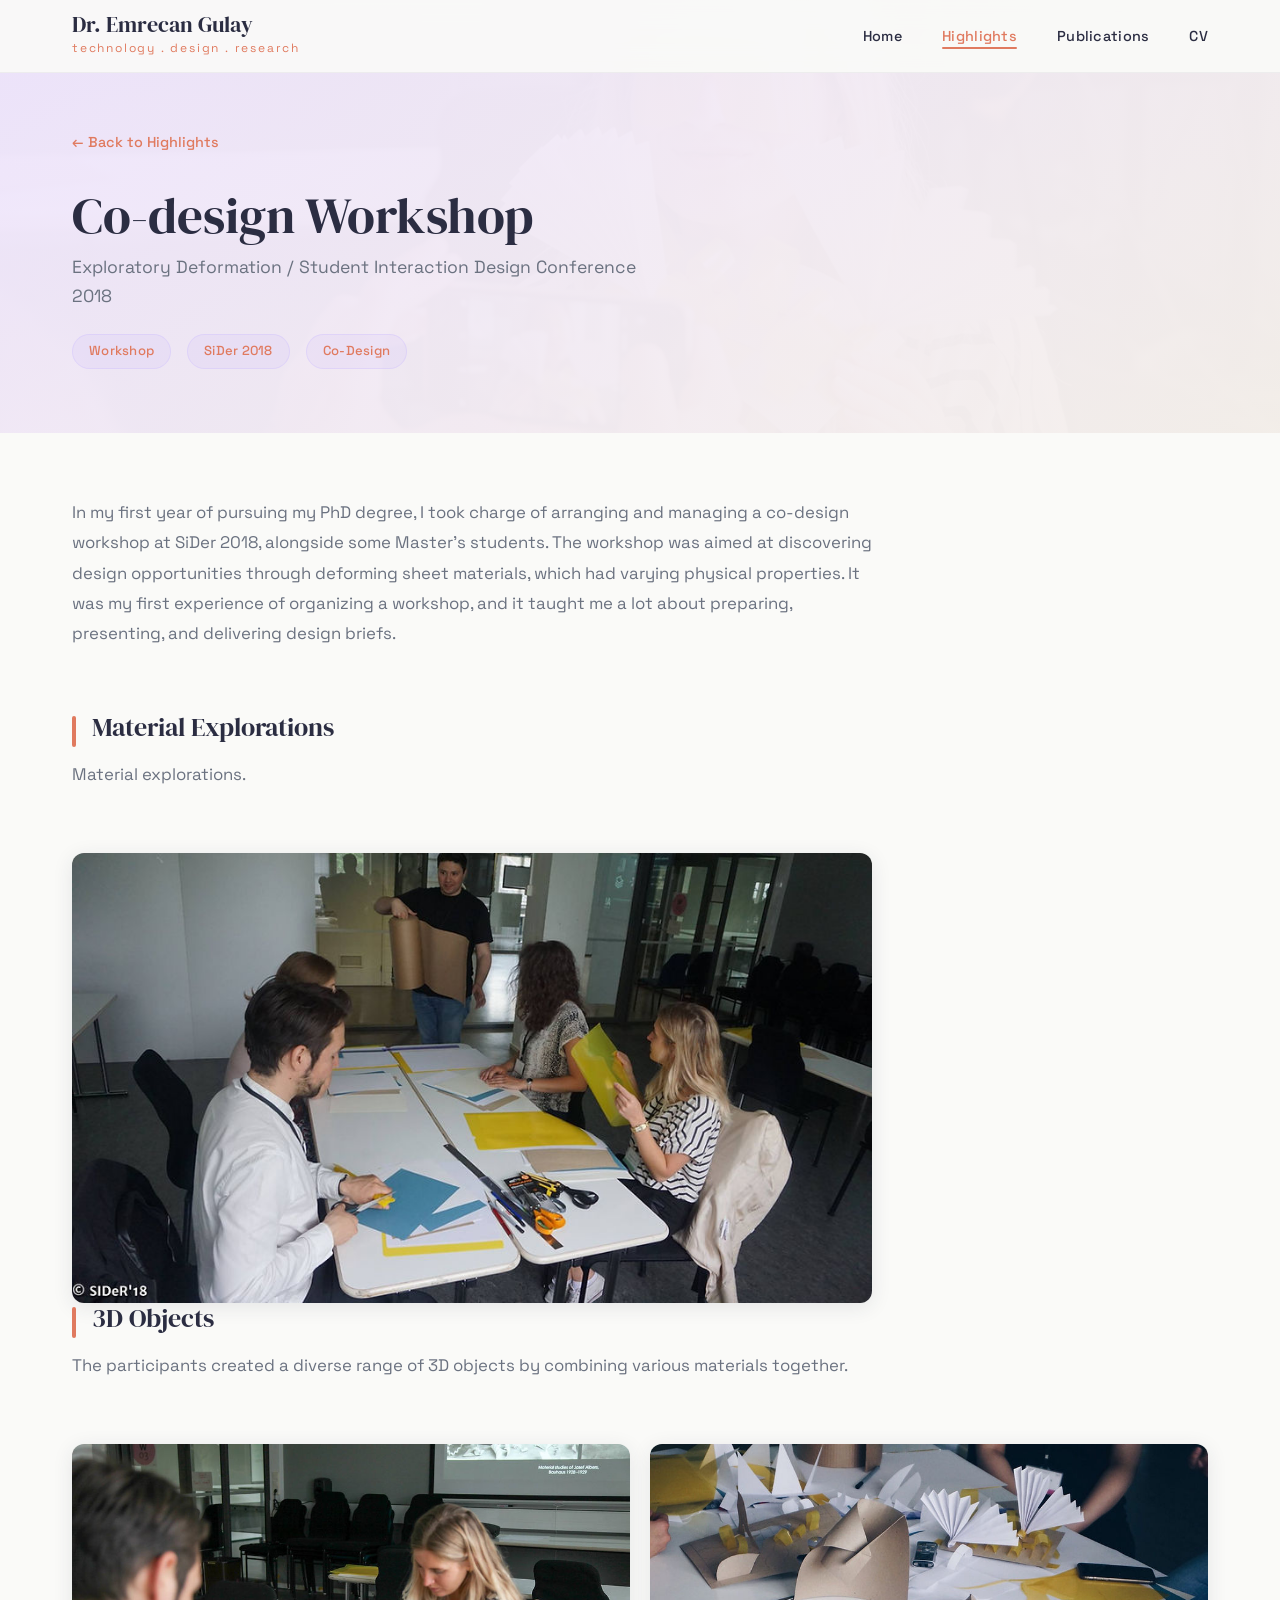
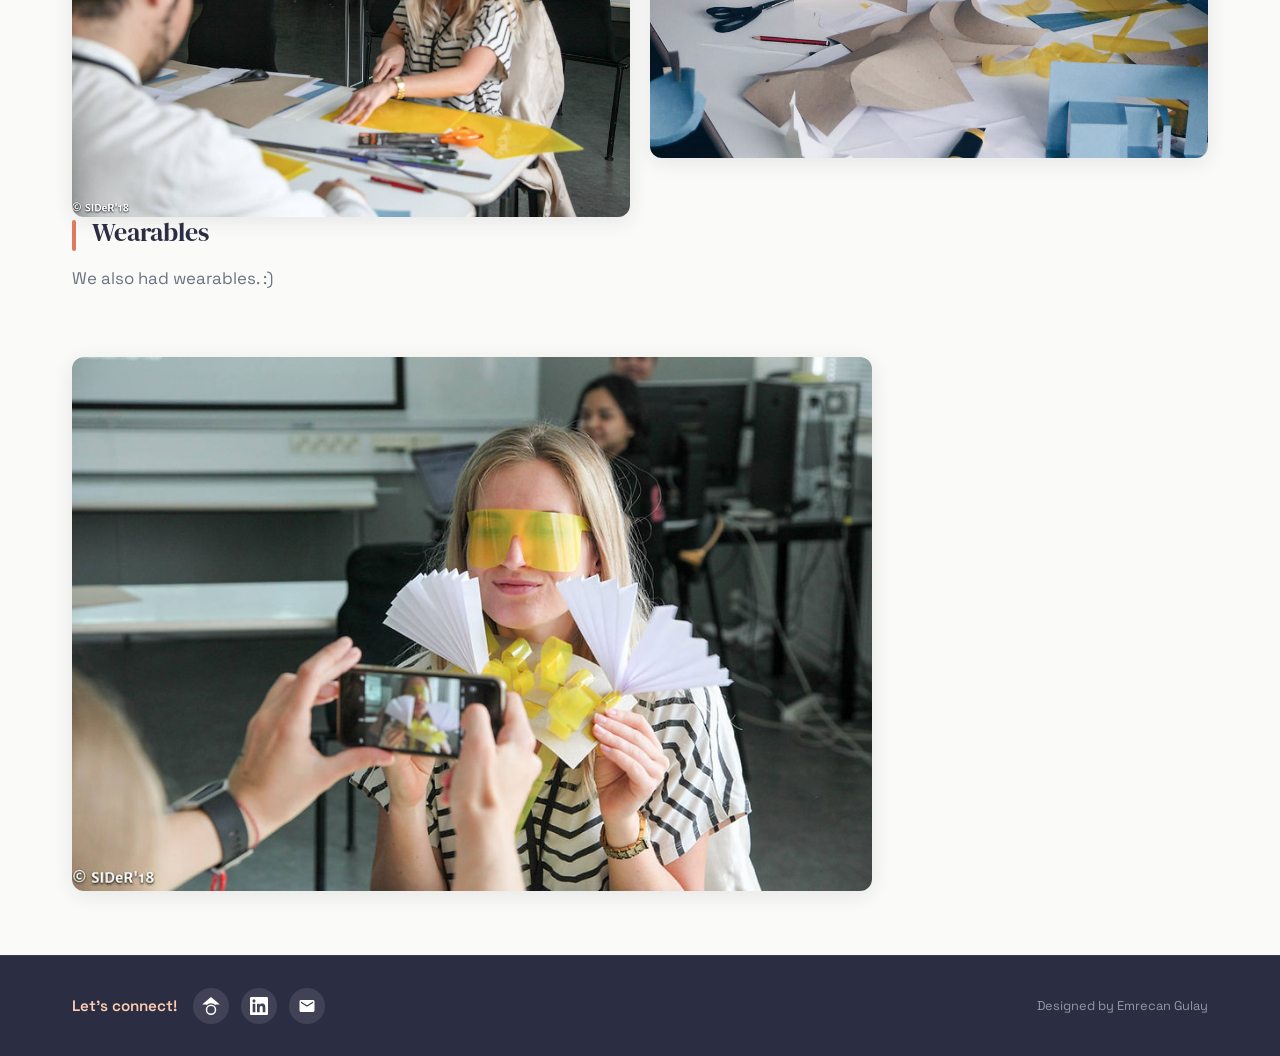
<file: projects/exploratory-workshop.html>
<!DOCTYPE html>
<html lang="en">
<head>
  <meta charset="UTF-8">
  <meta name="viewport" content="width=device-width, initial-scale=1.0">
  <title>Co-design Workshop | Dr. Emrecan Gulay</title>
  <link rel="icon" href="../images/logo.png" type="image/png">
  <link rel="preconnect" href="https://fonts.googleapis.com">
  <link rel="preconnect" href="https://fonts.gstatic.com" crossorigin>
  <link href="https://fonts.googleapis.com/css2?family=Space+Grotesk:wght@300;400;500;600;700&family=DM+Serif+Display&display=swap" rel="stylesheet">
  <link rel="stylesheet" href="../css/style.css">
</head>
<body data-page="highlights">

  <nav class="navbar">
    <div class="container">
      <a href="../index.html" class="nav-brand">
        <span class="nav-brand-name">Dr. Emrecan Gulay</span>
        <span class="nav-brand-subtitle">Technology . Design . Research</span>
      </a>
      <button class="nav-toggle" aria-label="Toggle navigation">
        <span></span><span></span><span></span>
      </button>
      <ul class="nav-links">
        <li><a href="../index.html">Home</a></li>
        <li><a href="../highlights.html" class="active">Highlights</a></li>
        <li><a href="../publications.html">Publications</a></li>
        <li><a href="../cv.html">CV</a></li>
      </ul>
    </div>
  </nav>

  <!-- HERO -->
  <section class="project-detail-hero">
    <img src="../images/exploratory-workshop.jpg" alt="" class="hero-bg-image">
    <div class="container">
      <a href="../highlights.html" class="project-back-link">&larr; Back to Highlights</a>
      <h1>Co-design Workshop</h1>
      <p class="project-subtitle">Exploratory Deformation / Student Interaction Design Conference 2018</p>
      <div class="project-meta">
        <span class="project-meta-tag">Workshop</span>
        <span class="project-meta-tag">SiDer 2018</span>
        <span class="project-meta-tag">Co-Design</span>
      </div>
    </div>
  </section>

  <section class="project-content">
    <div class="container">

      <div class="project-section reveal">
        <p class="project-intro">In my first year of pursuing my PhD degree, I took charge of arranging and managing a co-design workshop at SiDer 2018, alongside some Master's students. The workshop was aimed at discovering design opportunities through deforming sheet materials, which had varying physical properties. It was my first experience of organizing a workshop, and it taught me a lot about preparing, presenting, and delivering design briefs.</p>
      </div>

      <div class="project-section reveal">
        <h2>Material Explorations</h2>
        <p>Material explorations.</p>
      </div>

      <div class="project-gallery grid-1 reveal">
        <img src="../images/projects/workshop-1.jpg" alt="Material explorations during the co-design workshop">
      </div>

      <div class="project-section reveal">
        <h2>3D Objects</h2>
        <p>The participants created a diverse range of 3D objects by combining various materials together.</p>
      </div>

      <div class="project-gallery grid-2 reveal">
        <img src="../images/projects/workshop-2.jpg" alt="Diverse 3D objects created by combining materials">
        <img src="../images/projects/workshop-3.jpg" alt="Participants combining various materials into 3D objects">
      </div>

      <div class="project-section reveal">
        <h2>Wearables</h2>
        <p>We also had wearables. :)</p>
      </div>

      <div class="project-gallery grid-1 reveal">
        <img src="../images/projects/workshop-4.jpg" alt="Wearable designs created during the workshop">
      </div>

    </div>
  </section>

  <footer class="footer">
    <div class="container">
      <div class="footer-connect">
        <span>Let's connect!</span>
        <div class="social-links">
          <a href="https://scholar.google.com/citations?user=F1DVHl8AAAAJ&hl=en" target="_blank" rel="noopener noreferrer" class="social-link" aria-label="Google Scholar">
            <svg width="18" height="18" viewBox="0 0 24 24" fill="currentColor"><path d="M12 24a7 7 0 1 1 0-14 7 7 0 0 1 0 14Zm0-2a5 5 0 1 0 0-10 5 5 0 0 0 0 10ZM0.21 10L12 0l11.79 10H18v1a7.96 7.96 0 0 0-6-2.74A7.96 7.96 0 0 0 6 11v-1H0.21Z"/></svg>
          </a>
          <a href="https://www.linkedin.com/in/emrecan-gulay/" target="_blank" rel="noopener noreferrer" class="social-link" aria-label="LinkedIn">
            <svg width="18" height="18" viewBox="0 0 24 24" fill="currentColor"><path d="M20.447 20.452h-3.554v-5.569c0-1.328-.027-3.037-1.852-3.037-1.853 0-2.136 1.445-2.136 2.939v5.667H9.351V9h3.414v1.561h.046c.477-.9 1.637-1.85 3.37-1.85 3.601 0 4.267 2.37 4.267 5.455v6.286zM5.337 7.433c-1.144 0-2.063-.926-2.063-2.065 0-1.138.92-2.063 2.063-2.063 1.14 0 2.064.925 2.064 2.063 0 1.139-.925 2.065-2.064 2.065zm1.782 13.019H3.555V9h3.564v11.452zM22.225 0H1.771C.792 0 0 .774 0 1.729v20.542C0 23.227.792 24 1.771 24h20.451C23.2 24 24 23.227 24 22.271V1.729C24 .774 23.2 0 22.222 0h.003z"/></svg>
          </a>
          <a href="mailto:emrecangulay@gmail.com" class="social-link" aria-label="Email">
            <svg width="18" height="18" viewBox="0 0 24 24" fill="currentColor"><path d="M20 4H4c-1.1 0-2 .9-2 2v12c0 1.1.9 2 2 2h16c1.1 0 2-.9 2-2V6c0-1.1-.9-2-2-2zm0 4-8 5-8-5V6l8 5 8-5v2z"/></svg>
          </a>
        </div>
      </div>
      <div class="footer-credit">Designed by Emrecan Gulay</div>
    </div>
  </footer>

  <script src="../js/main.js"></script>
  <script src="../js/cursor-effects.js"></script>
</body>
</html>
</file>
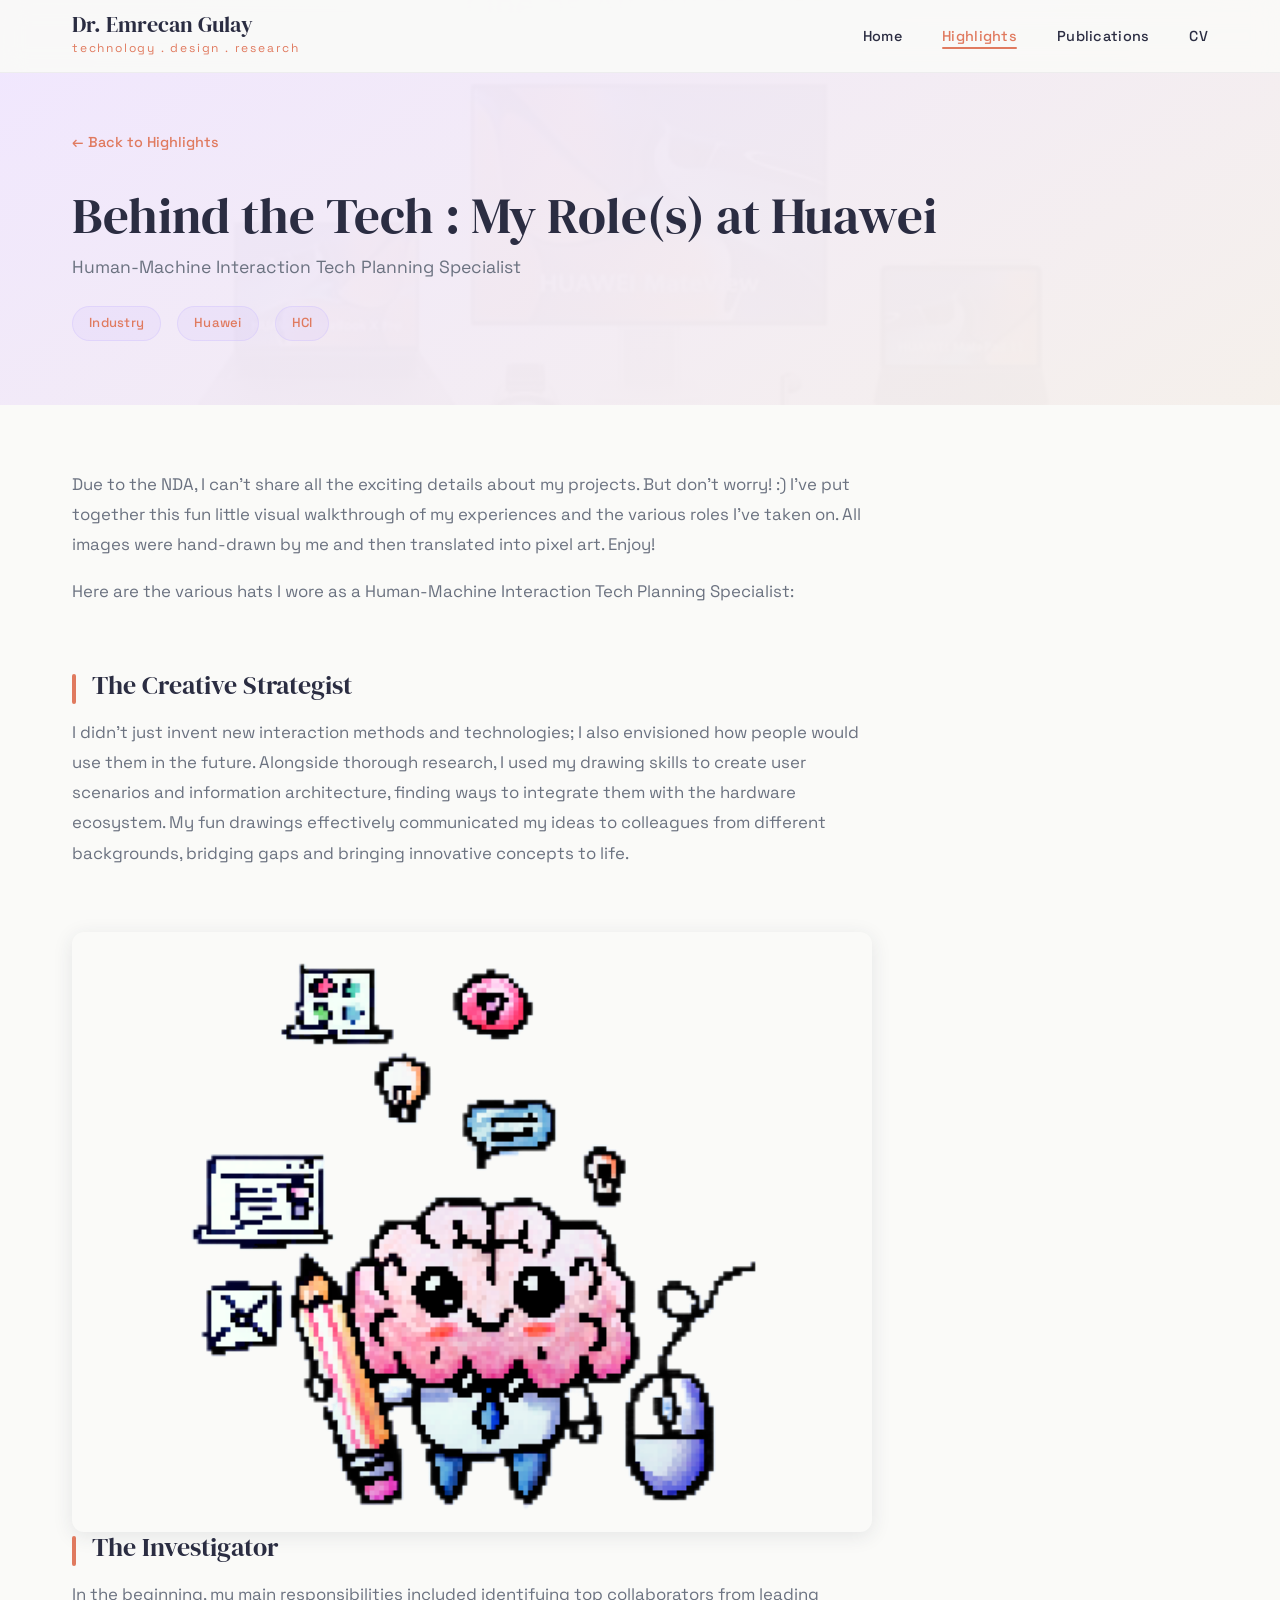
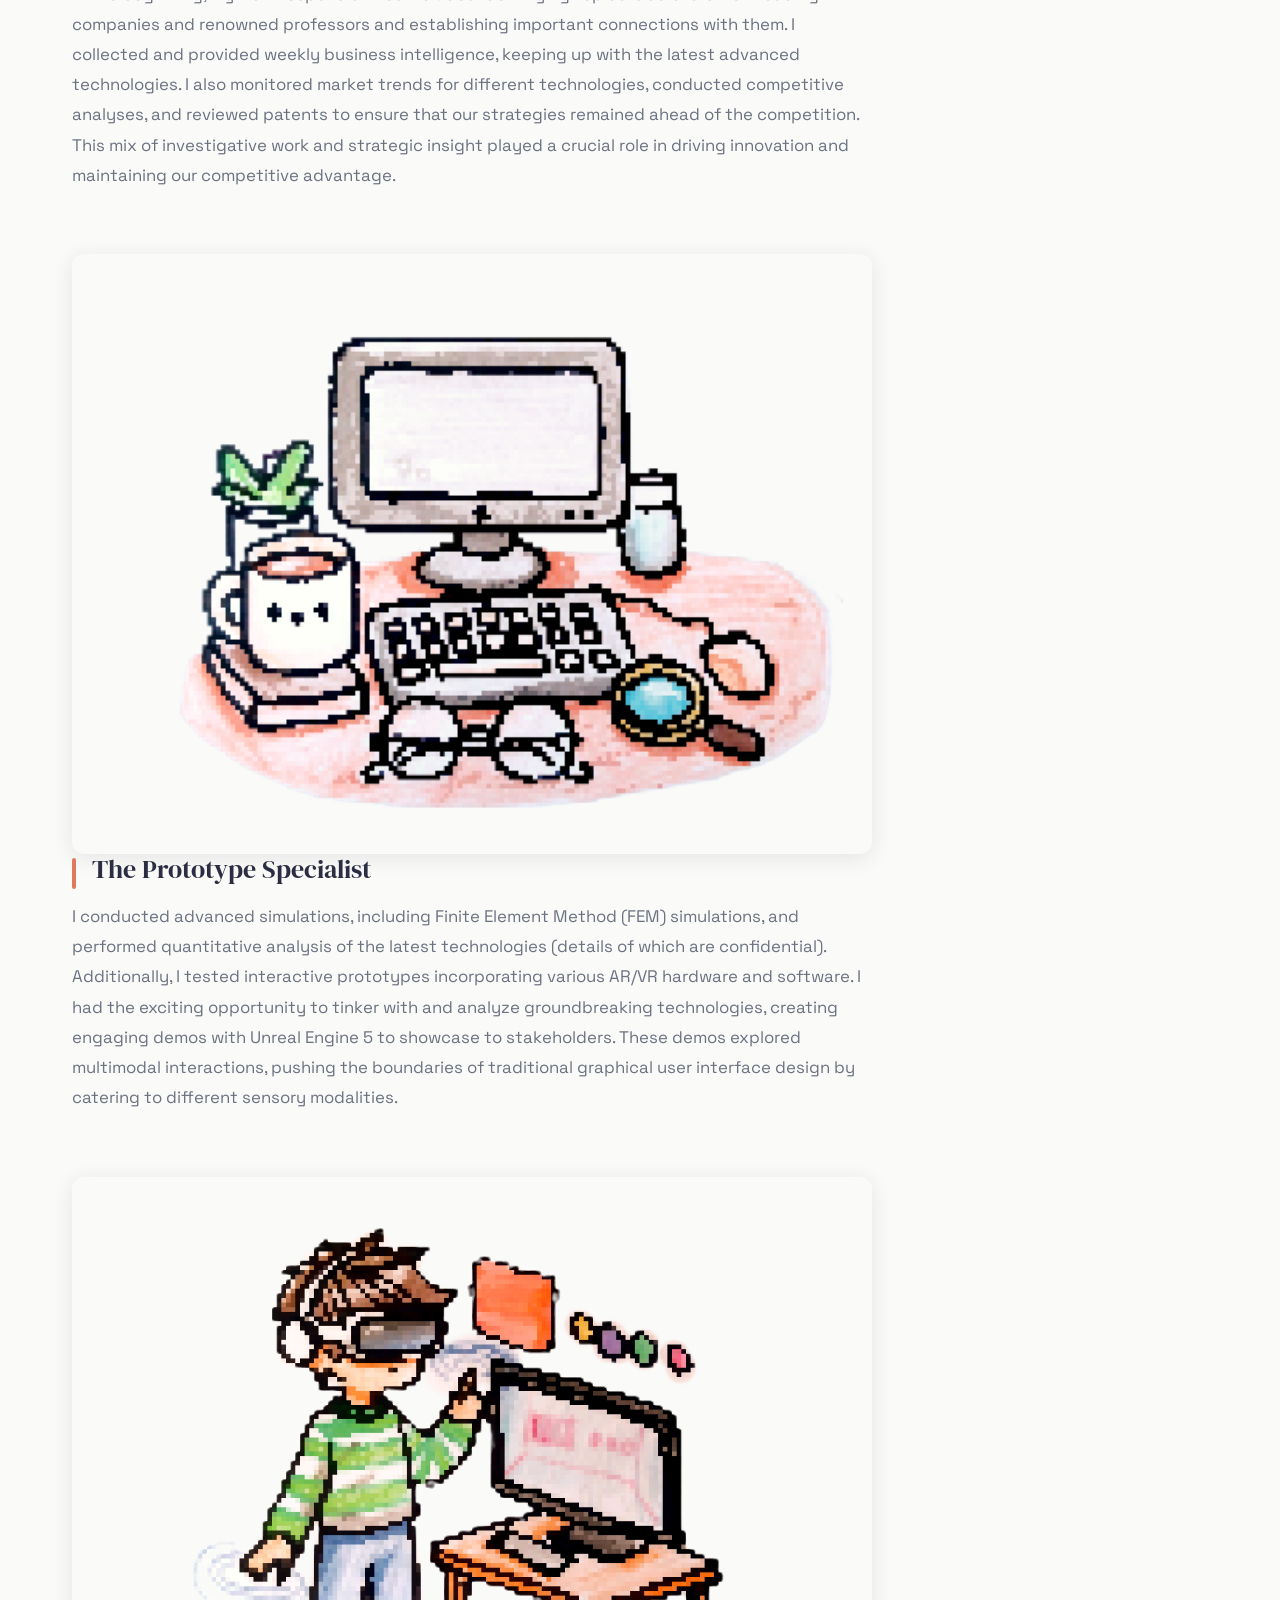
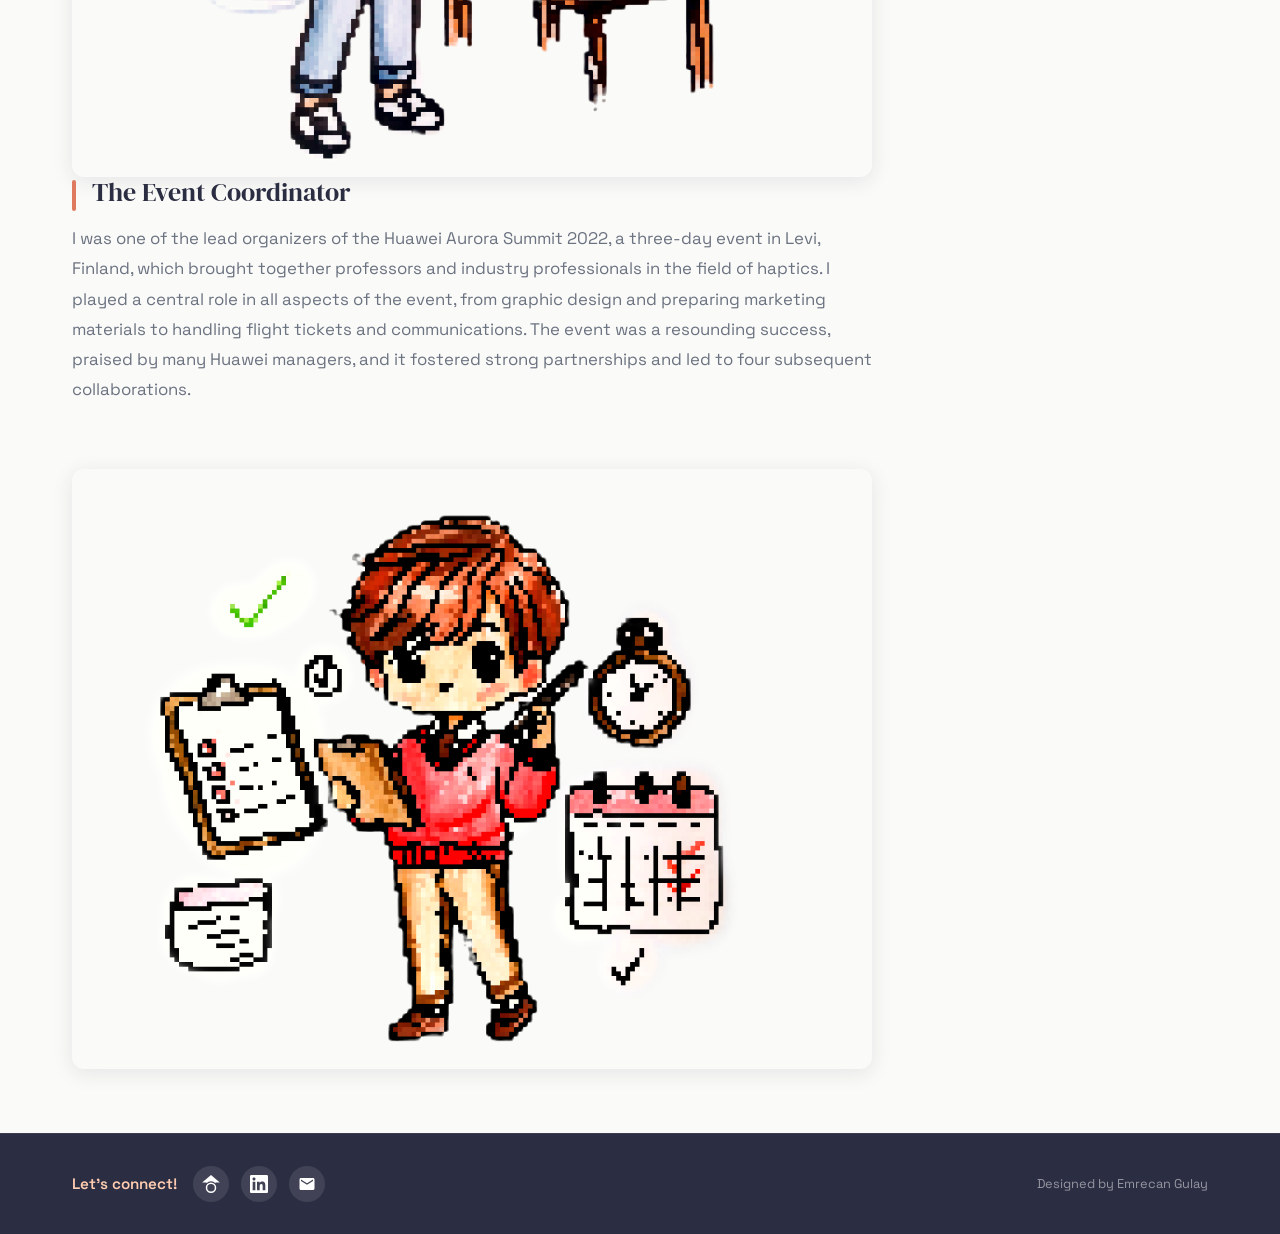
<file: projects/huawei.html>
<!DOCTYPE html>
<html lang="en">
<head>
  <meta charset="UTF-8">
  <meta name="viewport" content="width=device-width, initial-scale=1.0">
  <title>Behind the Tech: My Role(s) at Huawei | Dr. Emrecan Gulay</title>
  <link rel="icon" href="../images/logo.png" type="image/png">
  <link rel="preconnect" href="https://fonts.googleapis.com">
  <link rel="preconnect" href="https://fonts.gstatic.com" crossorigin>
  <link href="https://fonts.googleapis.com/css2?family=Space+Grotesk:wght@300;400;500;600;700&family=DM+Serif+Display&display=swap" rel="stylesheet">
  <link rel="stylesheet" href="../css/style.css">
</head>
<body data-page="highlights">

  <nav class="navbar">
    <div class="container">
      <a href="../index.html" class="nav-brand">
        <span class="nav-brand-name">Dr. Emrecan Gulay</span>
        <span class="nav-brand-subtitle">Technology . Design . Research</span>
      </a>
      <button class="nav-toggle" aria-label="Toggle navigation">
        <span></span><span></span><span></span>
      </button>
      <ul class="nav-links">
        <li><a href="../index.html">Home</a></li>
        <li><a href="../highlights.html" class="active">Highlights</a></li>
        <li><a href="../publications.html">Publications</a></li>
        <li><a href="../cv.html">CV</a></li>
      </ul>
    </div>
  </nav>

  <!-- HERO -->
  <section class="project-detail-hero">
    <img src="../images/huawei-chip.jpg" alt="" class="hero-bg-image">
    <div class="container">
      <a href="../highlights.html" class="project-back-link">&larr; Back to Highlights</a>
      <h1>Behind the Tech : My Role(s) at Huawei</h1>
      <p class="project-subtitle">Human-Machine Interaction Tech Planning Specialist</p>
      <div class="project-meta">
        <span class="project-meta-tag">Industry</span>
        <span class="project-meta-tag">Huawei</span>
        <span class="project-meta-tag">HCI</span>
      </div>
    </div>
  </section>

  <section class="project-content">
    <div class="container">

      <div class="project-section reveal">
        <p class="project-intro">Due to the NDA, I can't share all the exciting details about my projects. But don't worry! :) I've put together this fun little visual walkthrough of my experiences and the various roles I've taken on. All images were hand-drawn by me and then translated into pixel art. Enjoy!</p>
        <p>Here are the various hats I wore as a Human-Machine Interaction Tech Planning Specialist:</p>
      </div>

      <div class="project-section reveal">
        <h2>The Creative Strategist</h2>
        <p>I didn't just invent new interaction methods and technologies; I also envisioned how people would use them in the future. Alongside thorough research, I used my drawing skills to create user scenarios and information architecture, finding ways to integrate them with the hardware ecosystem. My fun drawings effectively communicated my ideas to colleagues from different backgrounds, bridging gaps and bringing innovative concepts to life.</p>
      </div>

      <div class="project-gallery grid-1 reveal">
        <img src="../images/projects/huawei-hat-1.png" alt="Pixel art hat representing the Creative Strategist role">
      </div>

      <div class="project-section reveal">
        <h2>The Investigator</h2>
        <p>In the beginning, my main responsibilities included identifying top collaborators from leading companies and renowned professors and establishing important connections with them. I collected and provided weekly business intelligence, keeping up with the latest advanced technologies. I also monitored market trends for different technologies, conducted competitive analyses, and reviewed patents to ensure that our strategies remained ahead of the competition. This mix of investigative work and strategic insight played a crucial role in driving innovation and maintaining our competitive advantage.</p>
      </div>

      <div class="project-gallery grid-1 reveal">
        <img src="../images/projects/huawei-hat-2.png" alt="Pixel art hat representing the Investigator role">
      </div>

      <div class="project-section reveal">
        <h2>The Prototype Specialist</h2>
        <p>I conducted advanced simulations, including Finite Element Method (FEM) simulations, and performed quantitative analysis of the latest technologies (details of which are confidential). Additionally, I tested interactive prototypes incorporating various AR/VR hardware and software. I had the exciting opportunity to tinker with and analyze groundbreaking technologies, creating engaging demos with Unreal Engine 5 to showcase to stakeholders. These demos explored multimodal interactions, pushing the boundaries of traditional graphical user interface design by catering to different sensory modalities.</p>
      </div>

      <div class="project-gallery grid-1 reveal">
        <img src="../images/projects/huawei-hat-3.png" alt="Pixel art hat representing the Prototype Specialist role">
      </div>

      <div class="project-section reveal">
        <h2>The Event Coordinator</h2>
        <p>I was one of the lead organizers of the Huawei Aurora Summit 2022, a three-day event in Levi, Finland, which brought together professors and industry professionals in the field of haptics. I played a central role in all aspects of the event, from graphic design and preparing marketing materials to handling flight tickets and communications. The event was a resounding success, praised by many Huawei managers, and it fostered strong partnerships and led to four subsequent collaborations.</p>
      </div>

      <div class="project-gallery grid-1 reveal">
        <img src="../images/projects/huawei-hat-4.png" alt="Pixel art hat representing the Event Coordinator role">
      </div>

    </div>
  </section>

  <footer class="footer">
    <div class="container">
      <div class="footer-connect">
        <span>Let's connect!</span>
        <div class="social-links">
          <a href="https://scholar.google.com/citations?user=F1DVHl8AAAAJ&hl=en" target="_blank" rel="noopener noreferrer" class="social-link" aria-label="Google Scholar">
            <svg width="18" height="18" viewBox="0 0 24 24" fill="currentColor"><path d="M12 24a7 7 0 1 1 0-14 7 7 0 0 1 0 14Zm0-2a5 5 0 1 0 0-10 5 5 0 0 0 0 10ZM0.21 10L12 0l11.79 10H18v1a7.96 7.96 0 0 0-6-2.74A7.96 7.96 0 0 0 6 11v-1H0.21Z"/></svg>
          </a>
          <a href="https://www.linkedin.com/in/emrecan-gulay/" target="_blank" rel="noopener noreferrer" class="social-link" aria-label="LinkedIn">
            <svg width="18" height="18" viewBox="0 0 24 24" fill="currentColor"><path d="M20.447 20.452h-3.554v-5.569c0-1.328-.027-3.037-1.852-3.037-1.853 0-2.136 1.445-2.136 2.939v5.667H9.351V9h3.414v1.561h.046c.477-.9 1.637-1.85 3.37-1.85 3.601 0 4.267 2.37 4.267 5.455v6.286zM5.337 7.433c-1.144 0-2.063-.926-2.063-2.065 0-1.138.92-2.063 2.063-2.063 1.14 0 2.064.925 2.064 2.063 0 1.139-.925 2.065-2.064 2.065zm1.782 13.019H3.555V9h3.564v11.452zM22.225 0H1.771C.792 0 0 .774 0 1.729v20.542C0 23.227.792 24 1.771 24h20.451C23.2 24 24 23.227 24 22.271V1.729C24 .774 23.2 0 22.222 0h.003z"/></svg>
          </a>
          <a href="mailto:emrecangulay@gmail.com" class="social-link" aria-label="Email">
            <svg width="18" height="18" viewBox="0 0 24 24" fill="currentColor"><path d="M20 4H4c-1.1 0-2 .9-2 2v12c0 1.1.9 2 2 2h16c1.1 0 2-.9 2-2V6c0-1.1-.9-2-2-2zm0 4-8 5-8-5V6l8 5 8-5v2z"/></svg>
          </a>
        </div>
      </div>
      <div class="footer-credit">Designed by Emrecan Gulay</div>
    </div>
  </footer>

  <script src="../js/main.js"></script>
  <script src="../js/cursor-effects.js"></script>
</body>
</html>
</file>
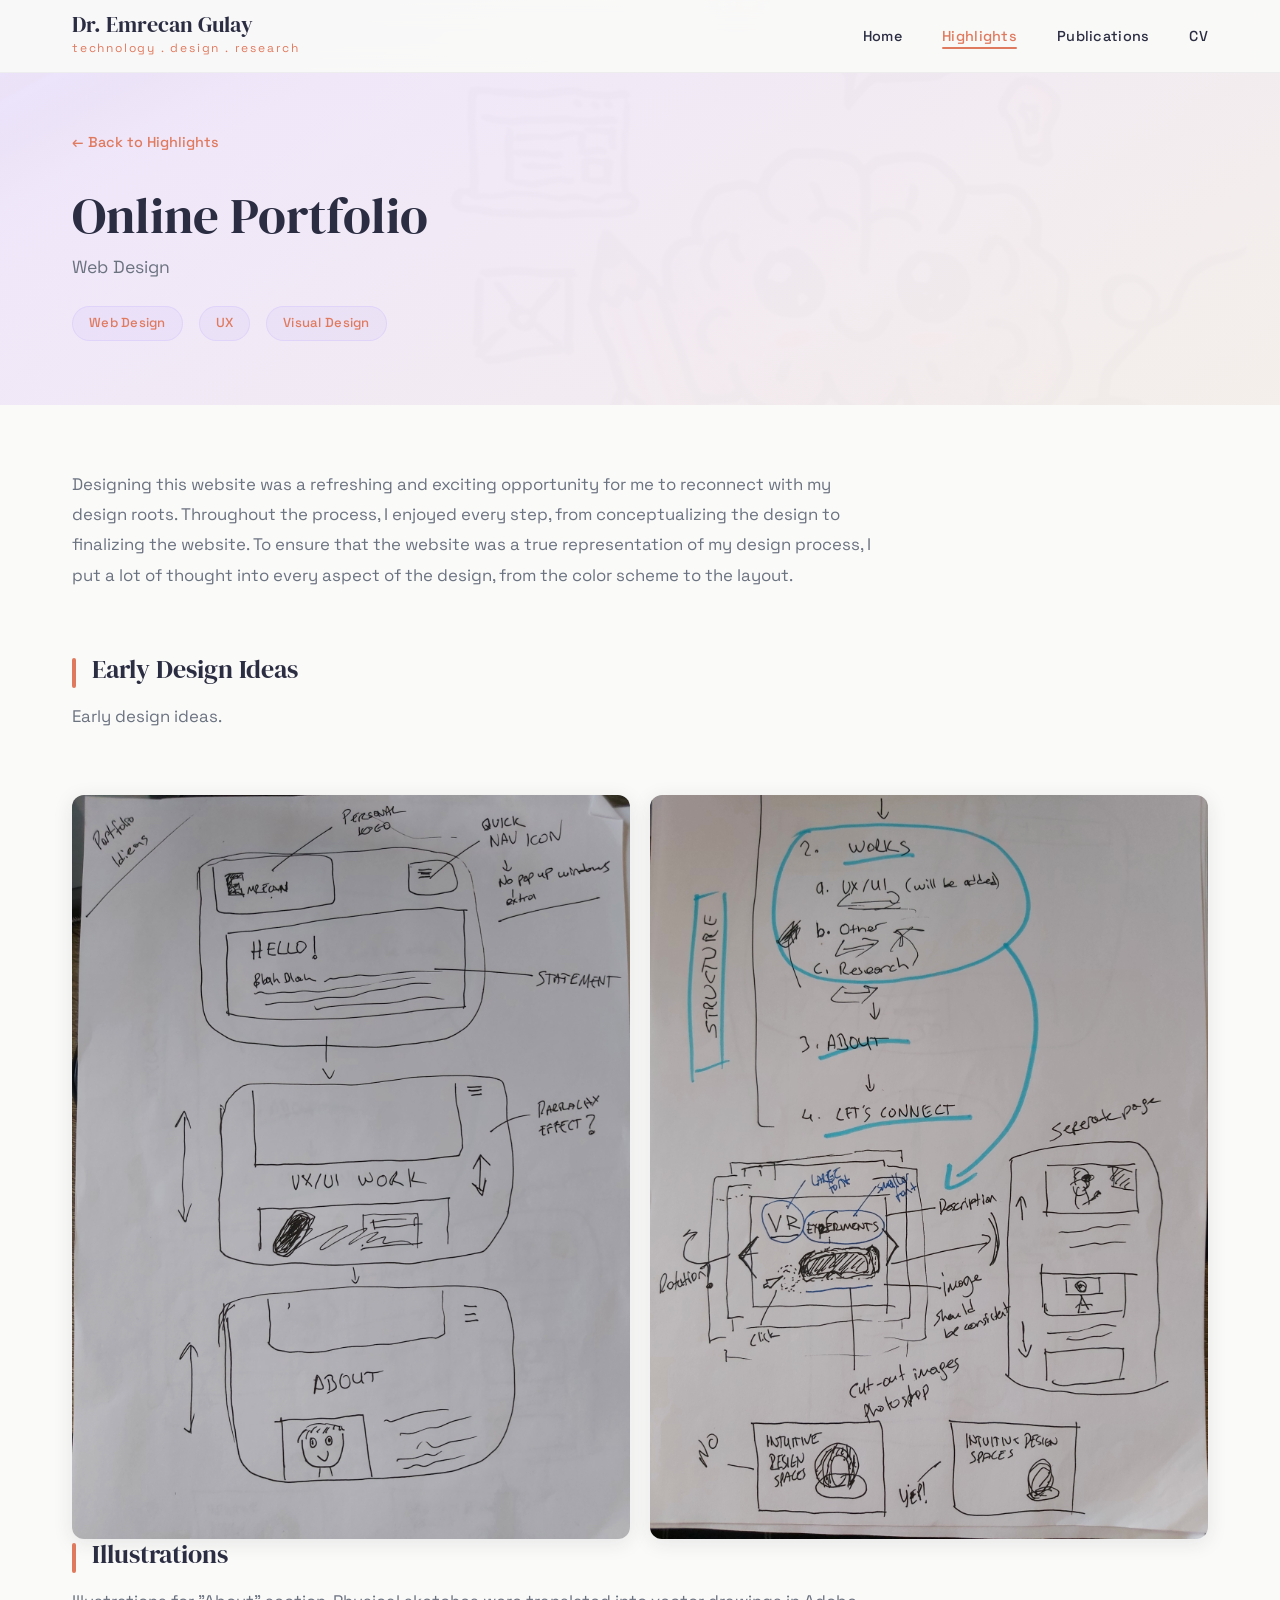
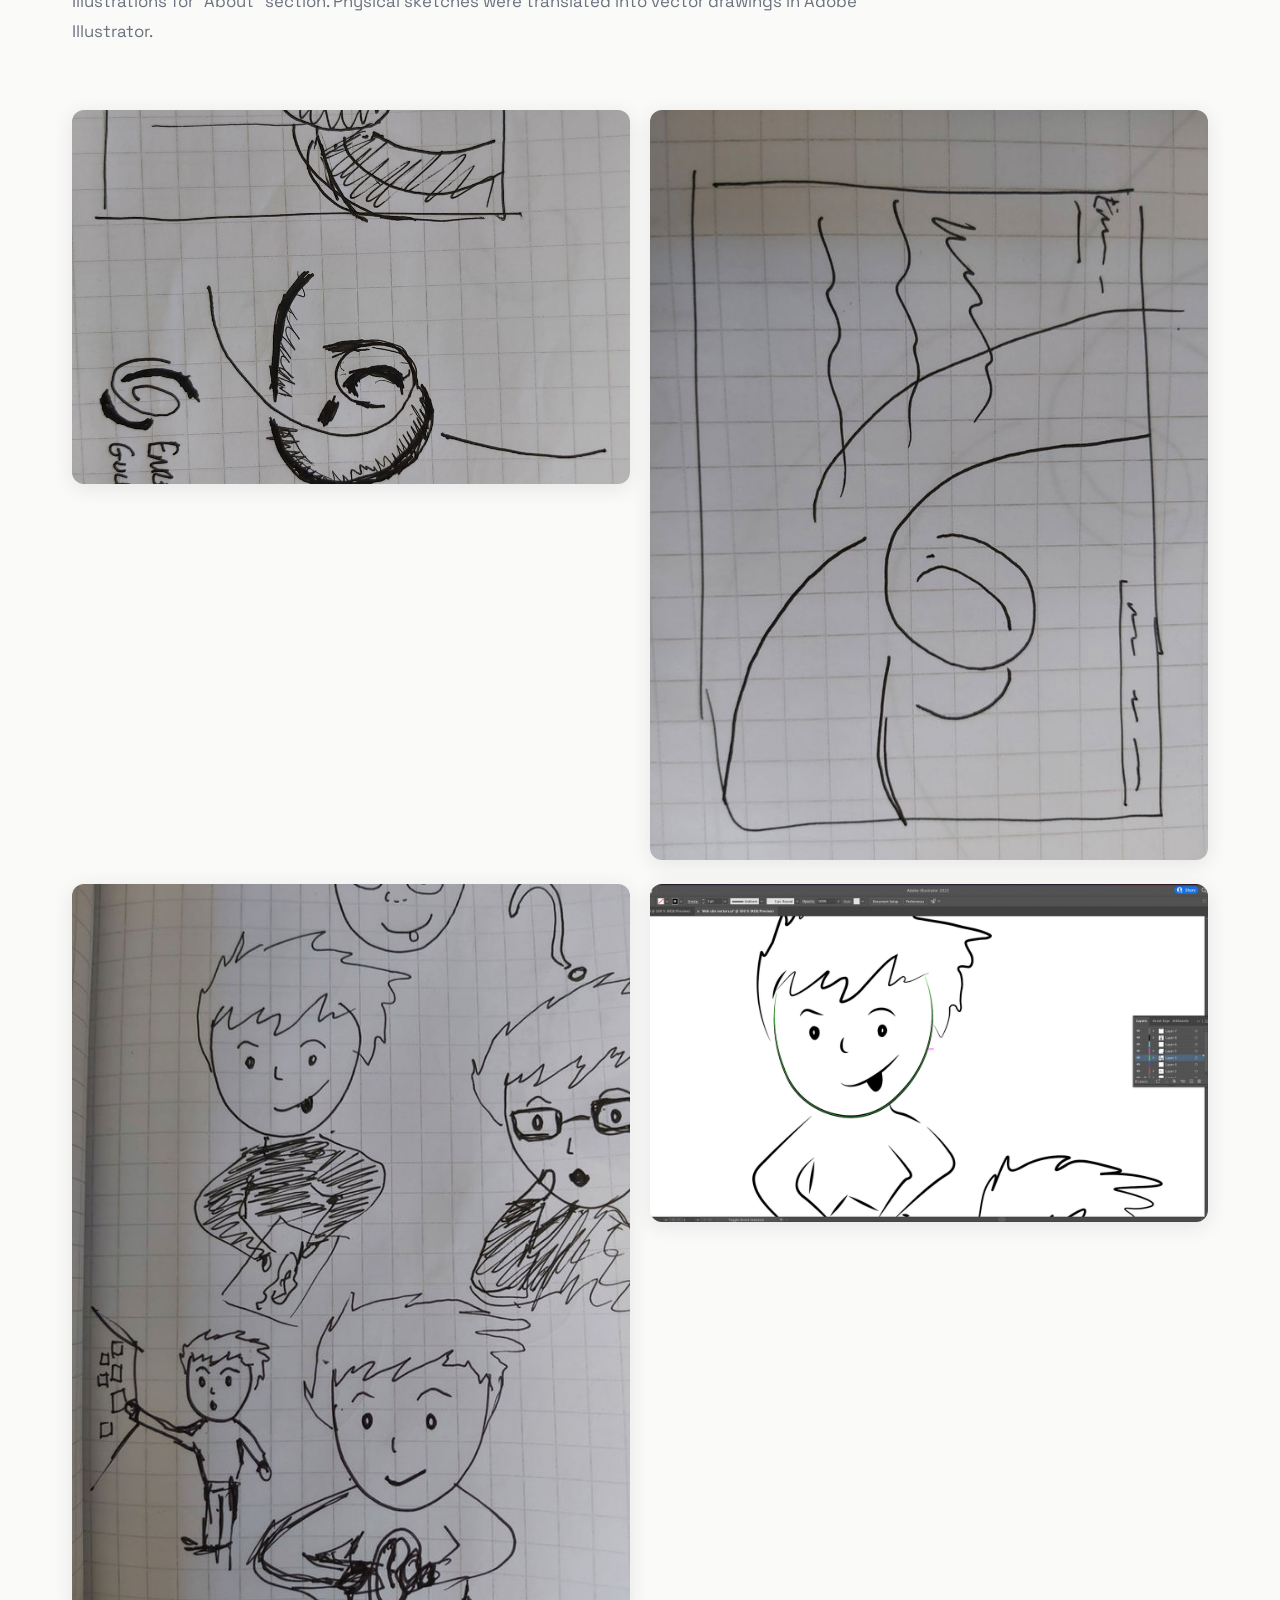
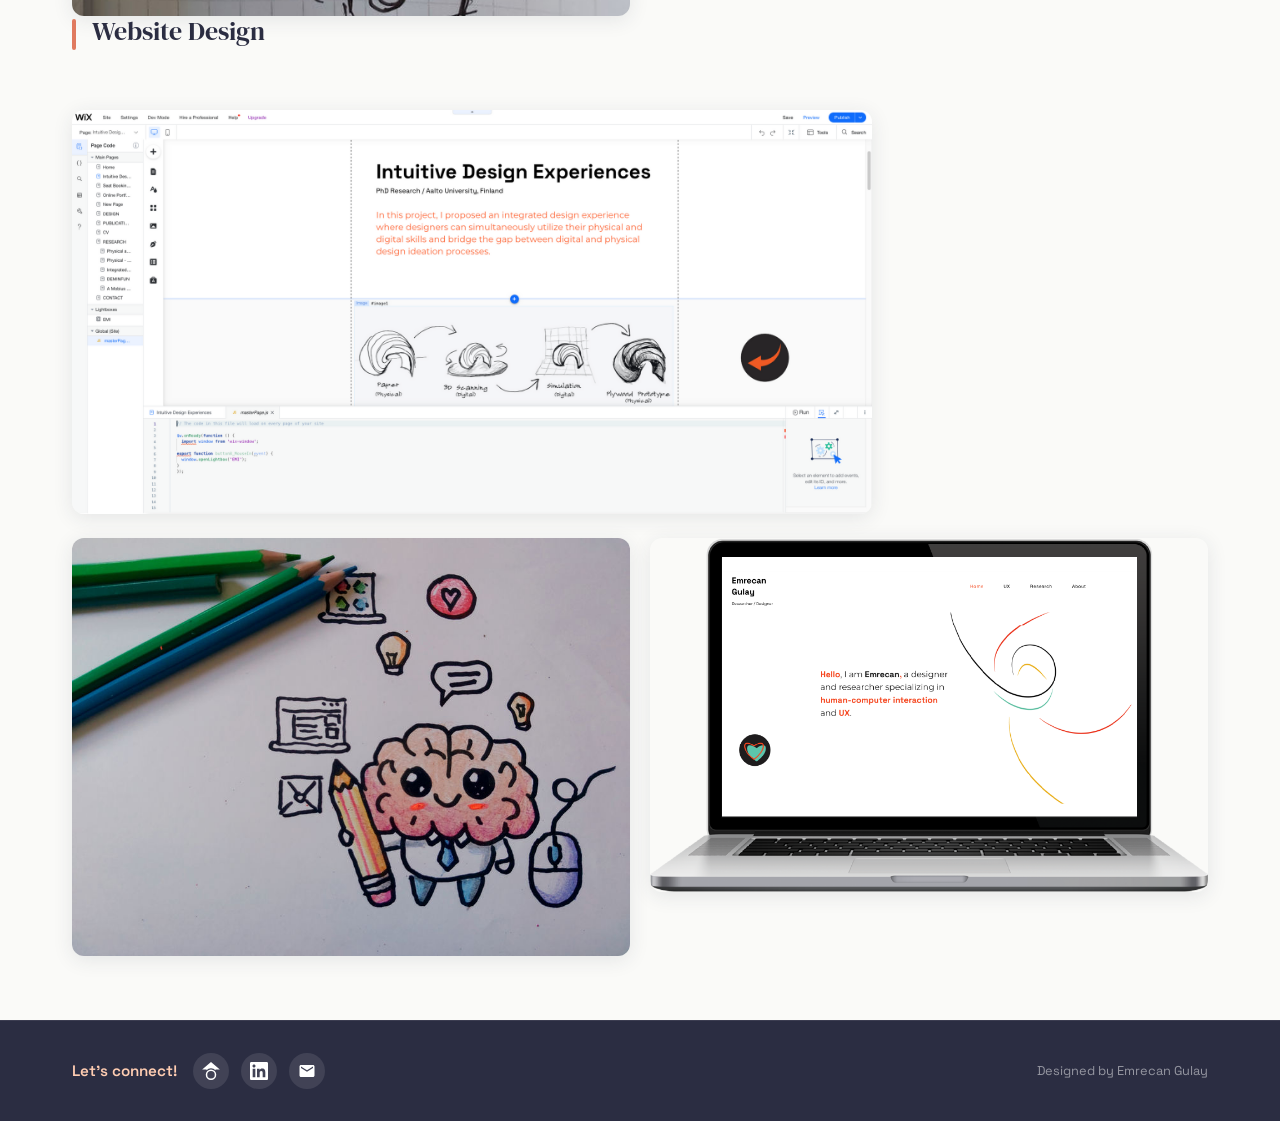
<file: projects/online-portfolio.html>
<!DOCTYPE html>
<html lang="en">
<head>
  <meta charset="UTF-8">
  <meta name="viewport" content="width=device-width, initial-scale=1.0">
  <title>Online Portfolio | Dr. Emrecan Gulay</title>
  <link rel="icon" href="../images/logo.png" type="image/png">
  <link rel="preconnect" href="https://fonts.googleapis.com">
  <link rel="preconnect" href="https://fonts.gstatic.com" crossorigin>
  <link href="https://fonts.googleapis.com/css2?family=Space+Grotesk:wght@300;400;500;600;700&family=DM+Serif+Display&display=swap" rel="stylesheet">
  <link rel="stylesheet" href="../css/style.css">
</head>
<body data-page="highlights">

  <nav class="navbar">
    <div class="container">
      <a href="../index.html" class="nav-brand">
        <span class="nav-brand-name">Dr. Emrecan Gulay</span>
        <span class="nav-brand-subtitle">Technology . Design . Research</span>
      </a>
      <button class="nav-toggle" aria-label="Toggle navigation">
        <span></span><span></span><span></span>
      </button>
      <ul class="nav-links">
        <li><a href="../index.html">Home</a></li>
        <li><a href="../highlights.html" class="active">Highlights</a></li>
        <li><a href="../publications.html">Publications</a></li>
        <li><a href="../cv.html">CV</a></li>
      </ul>
    </div>
  </nav>

  <!-- HERO -->
  <section class="project-detail-hero">
    <img src="../images/projects/portfolio-laptop-mockup.jpg" alt="" class="hero-bg-image">
    <div class="container">
      <a href="../highlights.html" class="project-back-link">&larr; Back to Highlights</a>
      <h1>Online Portfolio</h1>
      <p class="project-subtitle">Web Design</p>
      <div class="project-meta">
        <span class="project-meta-tag">Web Design</span>
        <span class="project-meta-tag">UX</span>
        <span class="project-meta-tag">Visual Design</span>
      </div>
    </div>
  </section>

  <section class="project-content">
    <div class="container">

      <div class="project-section reveal">
        <p class="project-intro">Designing this website was a refreshing and exciting opportunity for me to reconnect with my design roots. Throughout the process, I enjoyed every step, from conceptualizing the design to finalizing the website. To ensure that the website was a true representation of my design process, I put a lot of thought into every aspect of the design, from the color scheme to the layout.</p>
      </div>

      <div class="project-section reveal">
        <h2>Early Design Ideas</h2>
        <p>Early design ideas.</p>
      </div>

      <div class="project-gallery grid-2 reveal">
        <img src="../images/projects/portfolio-sketch-1.jpg" alt="Early design sketches for the portfolio">
        <img src="../images/projects/portfolio-sketch-2.jpg" alt="Portfolio layout sketches">
      </div>

      <div class="project-section reveal">
        <h2>Illustrations</h2>
        <p>Illustrations for "About" section. Physical sketches were translated into vector drawings in Adobe Illustrator.</p>
      </div>

      <div class="project-gallery grid-2 reveal">
        <img src="../images/projects/portfolio-illustration-sketch.jpg" alt="Physical illustration sketch">
        <img src="../images/projects/portfolio-illustration-vector.jpg" alt="Vector drawing in Adobe Illustrator">
      </div>

      <div class="project-gallery grid-2 reveal">
        <img src="../images/projects/portfolio-illustration-detail1.jpg" alt="Illustration detail">
        <img src="../images/projects/portfolio-illustration-detail2.png" alt="Illustration vector detail">
      </div>

      <div class="project-section reveal">
        <h2>Website Design</h2>
      </div>

      <div class="project-gallery grid-1 reveal">
        <img src="../images/projects/portfolio-wix-editor.png" alt="Website design process">
      </div>

      <div class="project-gallery grid-2 reveal">
        <img src="../images/projects/portfolio-laptop-mockup.jpg" alt="Portfolio website on laptop">
        <img src="../images/projects/portfolio-asset-mockup.png" alt="Portfolio website mockup">
      </div>

    </div>
  </section>

  <footer class="footer">
    <div class="container">
      <div class="footer-connect">
        <span>Let's connect!</span>
        <div class="social-links">
          <a href="https://scholar.google.com/citations?user=F1DVHl8AAAAJ&hl=en" target="_blank" rel="noopener noreferrer" class="social-link" aria-label="Google Scholar">
            <svg width="18" height="18" viewBox="0 0 24 24" fill="currentColor"><path d="M12 24a7 7 0 1 1 0-14 7 7 0 0 1 0 14Zm0-2a5 5 0 1 0 0-10 5 5 0 0 0 0 10ZM0.21 10L12 0l11.79 10H18v1a7.96 7.96 0 0 0-6-2.74A7.96 7.96 0 0 0 6 11v-1H0.21Z"/></svg>
          </a>
          <a href="https://www.linkedin.com/in/emrecan-gulay/" target="_blank" rel="noopener noreferrer" class="social-link" aria-label="LinkedIn">
            <svg width="18" height="18" viewBox="0 0 24 24" fill="currentColor"><path d="M20.447 20.452h-3.554v-5.569c0-1.328-.027-3.037-1.852-3.037-1.853 0-2.136 1.445-2.136 2.939v5.667H9.351V9h3.414v1.561h.046c.477-.9 1.637-1.85 3.37-1.85 3.601 0 4.267 2.37 4.267 5.455v6.286zM5.337 7.433c-1.144 0-2.063-.926-2.063-2.065 0-1.138.92-2.063 2.063-2.063 1.14 0 2.064.925 2.064 2.063 0 1.139-.925 2.065-2.064 2.065zm1.782 13.019H3.555V9h3.564v11.452zM22.225 0H1.771C.792 0 0 .774 0 1.729v20.542C0 23.227.792 24 1.771 24h20.451C23.2 24 24 23.227 24 22.271V1.729C24 .774 23.2 0 22.222 0h.003z"/></svg>
          </a>
          <a href="mailto:emrecangulay@gmail.com" class="social-link" aria-label="Email">
            <svg width="18" height="18" viewBox="0 0 24 24" fill="currentColor"><path d="M20 4H4c-1.1 0-2 .9-2 2v12c0 1.1.9 2 2 2h16c1.1 0 2-.9 2-2V6c0-1.1-.9-2-2-2zm0 4-8 5-8-5V6l8 5 8-5v2z"/></svg>
          </a>
        </div>
      </div>
      <div class="footer-credit">Designed by Emrecan Gulay</div>
    </div>
  </footer>

  <script src="../js/main.js"></script>
  <script src="../js/cursor-effects.js"></script>
</body>
</html>
</file>
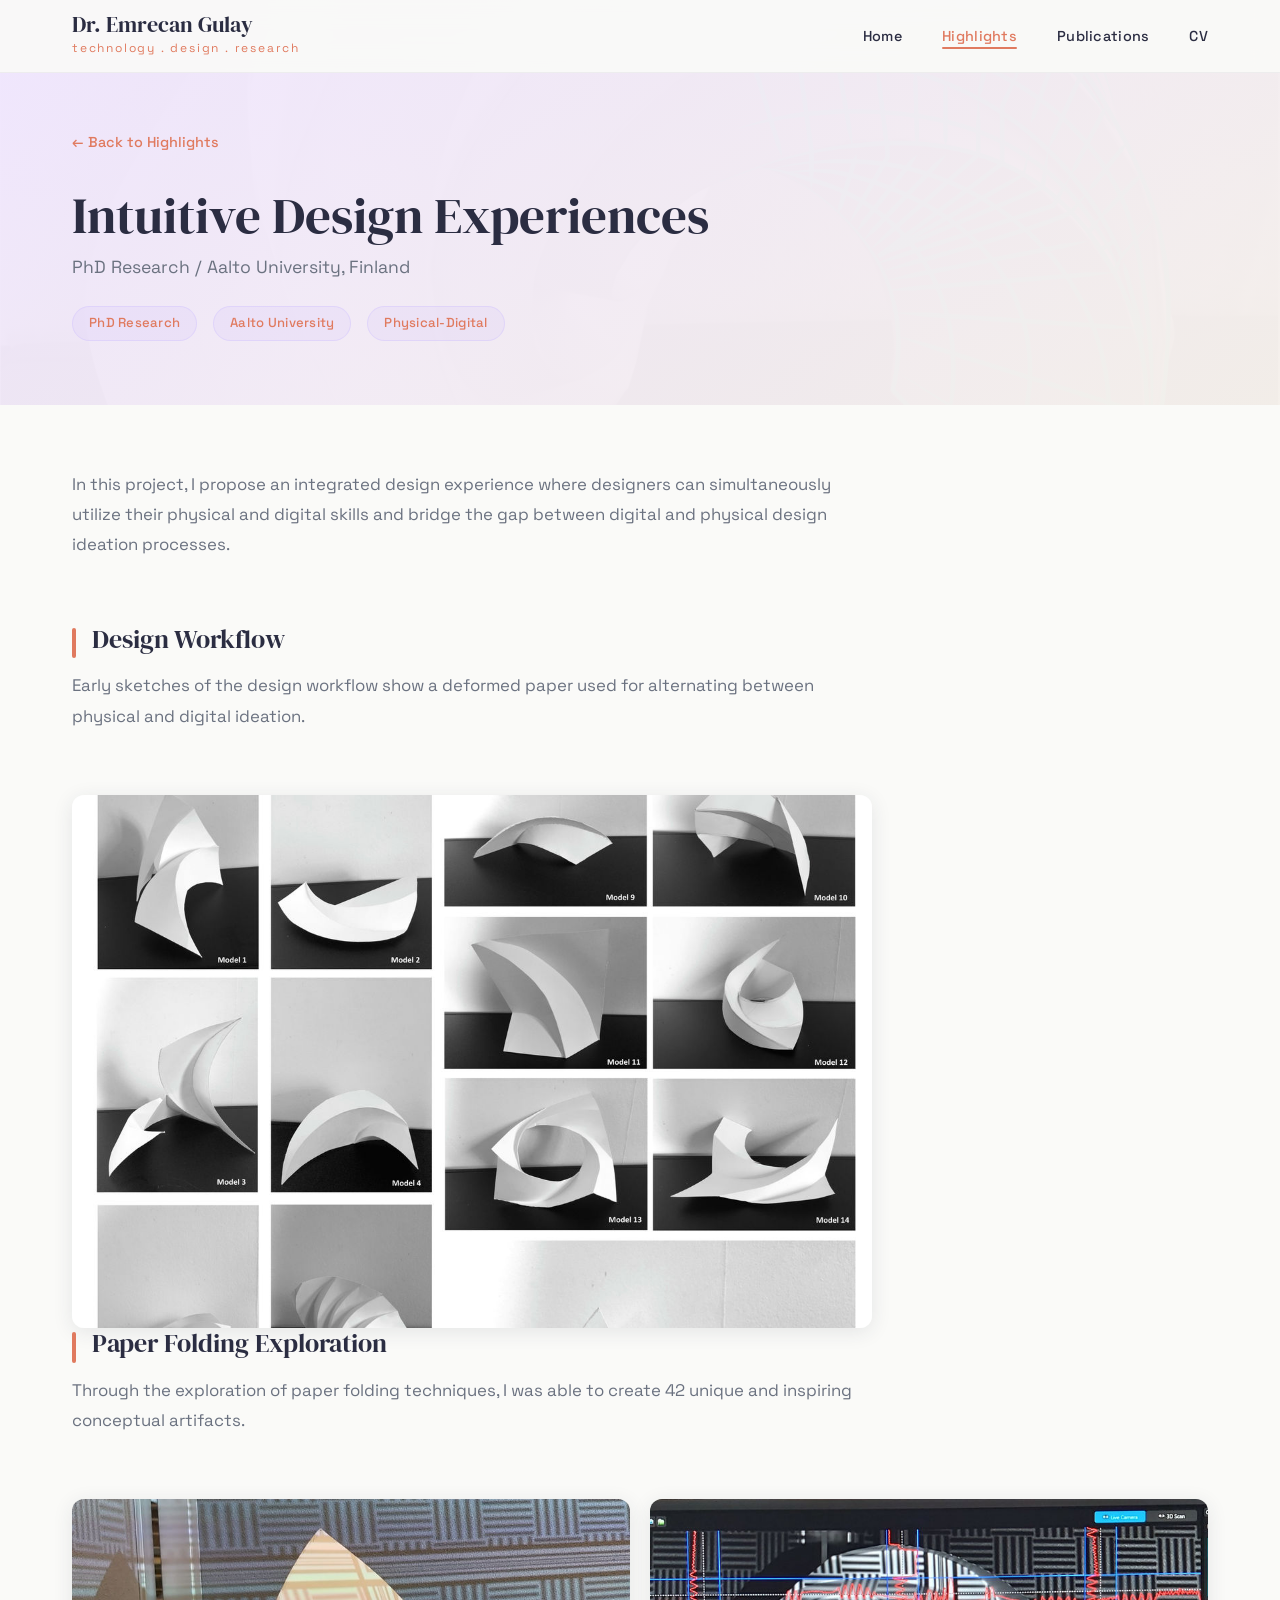
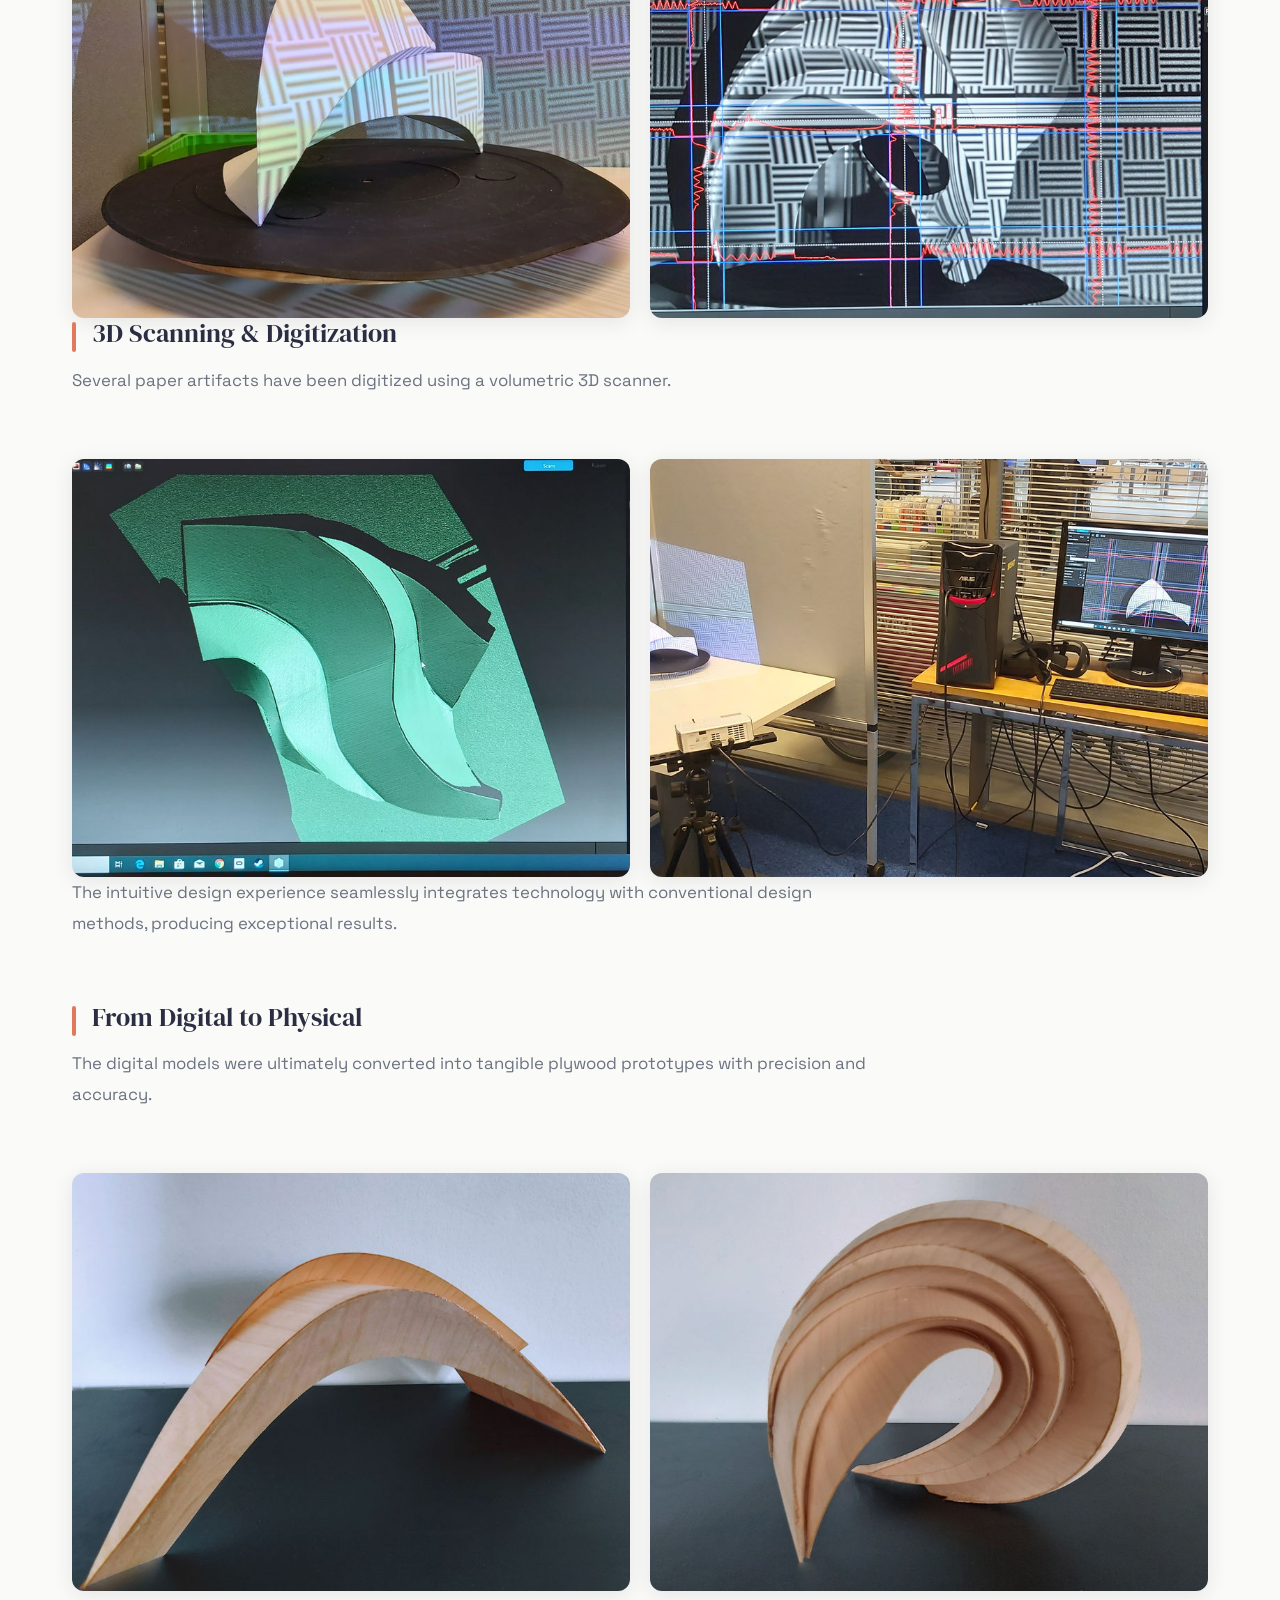
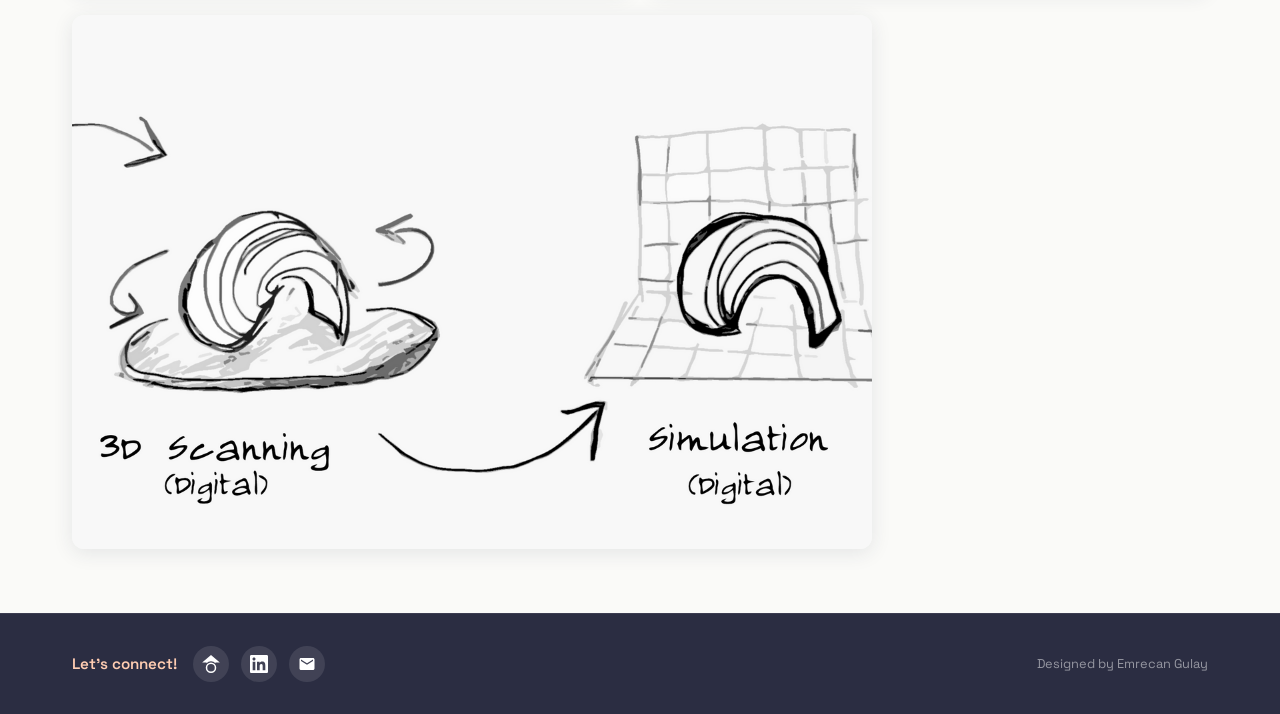
<file: projects/physical-digital.html>
<!DOCTYPE html>
<html lang="en">
<head>
  <meta charset="UTF-8">
  <meta name="viewport" content="width=device-width, initial-scale=1.0">
  <title>Intuitive Design Experiences | Dr. Emrecan Gulay</title>
  <link rel="icon" href="../images/logo.png" type="image/png">
  <link rel="preconnect" href="https://fonts.googleapis.com">
  <link rel="preconnect" href="https://fonts.gstatic.com" crossorigin>
  <link href="https://fonts.googleapis.com/css2?family=Space+Grotesk:wght@300;400;500;600;700&family=DM+Serif+Display&display=swap" rel="stylesheet">
  <link rel="stylesheet" href="../css/style.css">
</head>
<body data-page="highlights">

  <nav class="navbar">
    <div class="container">
      <a href="../index.html" class="nav-brand">
        <span class="nav-brand-name">Dr. Emrecan Gulay</span>
        <span class="nav-brand-subtitle">Technology . Design . Research</span>
      </a>
      <button class="nav-toggle" aria-label="Toggle navigation">
        <span></span><span></span><span></span>
      </button>
      <ul class="nav-links">
        <li><a href="../index.html">Home</a></li>
        <li><a href="../highlights.html" class="active">Highlights</a></li>
        <li><a href="../publications.html">Publications</a></li>
        <li><a href="../cv.html">CV</a></li>
      </ul>
    </div>
  </nav>

  <!-- HERO -->
  <section class="project-detail-hero">
    <img src="../images/parametric-model.jpg" alt="" class="hero-bg-image">
    <div class="container">
      <a href="../highlights.html" class="project-back-link">&larr; Back to Highlights</a>
      <h1>Intuitive Design Experiences</h1>
      <p class="project-subtitle">PhD Research / Aalto University, Finland</p>
      <div class="project-meta">
        <span class="project-meta-tag">PhD Research</span>
        <span class="project-meta-tag">Aalto University</span>
        <span class="project-meta-tag">Physical-Digital</span>
      </div>
    </div>
  </section>

  <section class="project-content">
    <div class="container">

      <div class="project-section reveal">
        <p class="project-intro">In this project, I propose an integrated design experience where designers can simultaneously utilize their physical and digital skills and bridge the gap between digital and physical design ideation processes.</p>
      </div>

      <div class="project-section reveal">
        <h2>Design Workflow</h2>
        <p>Early sketches of the design workflow show a deformed paper used for alternating between physical and digital ideation.</p>
      </div>

      <div class="project-gallery grid-1 reveal">
        <img src="../images/projects/pd-workflow.jpg" alt="Early sketches of the design workflow">
      </div>

      <div class="project-section reveal">
        <h2>Paper Folding Exploration</h2>
        <p>Through the exploration of paper folding techniques, I was able to create 42 unique and inspiring conceptual artifacts.</p>
      </div>

      <div class="project-gallery grid-2 reveal">
        <img src="../images/projects/pd-paperfolding-1.jpg" alt="Paper folding exploration artifacts">
        <img src="../images/projects/pd-paperfolding-2.jpg" alt="Paper folding conceptual models">
      </div>

      <div class="project-section reveal">
        <h2>3D Scanning &amp; Digitization</h2>
        <p>Several paper artifacts have been digitized using a volumetric 3D scanner.</p>
      </div>

      <div class="project-gallery grid-2 reveal">
        <img src="../images/projects/pd-3dscan.jpg" alt="3D scanning process of paper artifacts">
        <img src="../images/projects/pd-supplementary.jpg" alt="Supplementary digitization results">
      </div>

      <div class="project-section reveal">
        <p class="project-intro">The intuitive design experience seamlessly integrates technology with conventional design methods, producing exceptional results.</p>
      </div>

      <div class="project-section reveal">
        <h2>From Digital to Physical</h2>
        <p>The digital models were ultimately converted into tangible plywood prototypes with precision and accuracy.</p>
      </div>

      <div class="project-gallery grid-2 reveal">
        <img src="../images/projects/pd-plywood-1.jpg" alt="Plywood prototype from digital model">
        <img src="../images/projects/pd-plywood-2.jpg" alt="Plywood prototype detail">
      </div>

      <div class="project-gallery grid-1 reveal">
        <img src="../images/projects/pd-plywood-3.png" alt="Final plywood prototypes">
      </div>

    </div>
  </section>

  <footer class="footer">
    <div class="container">
      <div class="footer-connect">
        <span>Let's connect!</span>
        <div class="social-links">
          <a href="https://scholar.google.com/citations?user=F1DVHl8AAAAJ&hl=en" target="_blank" rel="noopener noreferrer" class="social-link" aria-label="Google Scholar">
            <svg width="18" height="18" viewBox="0 0 24 24" fill="currentColor"><path d="M12 24a7 7 0 1 1 0-14 7 7 0 0 1 0 14Zm0-2a5 5 0 1 0 0-10 5 5 0 0 0 0 10ZM0.21 10L12 0l11.79 10H18v1a7.96 7.96 0 0 0-6-2.74A7.96 7.96 0 0 0 6 11v-1H0.21Z"/></svg>
          </a>
          <a href="https://www.linkedin.com/in/emrecan-gulay/" target="_blank" rel="noopener noreferrer" class="social-link" aria-label="LinkedIn">
            <svg width="18" height="18" viewBox="0 0 24 24" fill="currentColor"><path d="M20.447 20.452h-3.554v-5.569c0-1.328-.027-3.037-1.852-3.037-1.853 0-2.136 1.445-2.136 2.939v5.667H9.351V9h3.414v1.561h.046c.477-.9 1.637-1.85 3.37-1.85 3.601 0 4.267 2.37 4.267 5.455v6.286zM5.337 7.433c-1.144 0-2.063-.926-2.063-2.065 0-1.138.92-2.063 2.063-2.063 1.14 0 2.064.925 2.064 2.063 0 1.139-.925 2.065-2.064 2.065zm1.782 13.019H3.555V9h3.564v11.452zM22.225 0H1.771C.792 0 0 .774 0 1.729v20.542C0 23.227.792 24 1.771 24h20.451C23.2 24 24 23.227 24 22.271V1.729C24 .774 23.2 0 22.222 0h.003z"/></svg>
          </a>
          <a href="mailto:emrecangulay@gmail.com" class="social-link" aria-label="Email">
            <svg width="18" height="18" viewBox="0 0 24 24" fill="currentColor"><path d="M20 4H4c-1.1 0-2 .9-2 2v12c0 1.1.9 2 2 2h16c1.1 0 2-.9 2-2V6c0-1.1-.9-2-2-2zm0 4-8 5-8-5V6l8 5 8-5v2z"/></svg>
          </a>
        </div>
      </div>
      <div class="footer-credit">Designed by Emrecan Gulay</div>
    </div>
  </footer>

  <script src="../js/main.js"></script>
  <script src="../js/cursor-effects.js"></script>
</body>
</html>
</file>
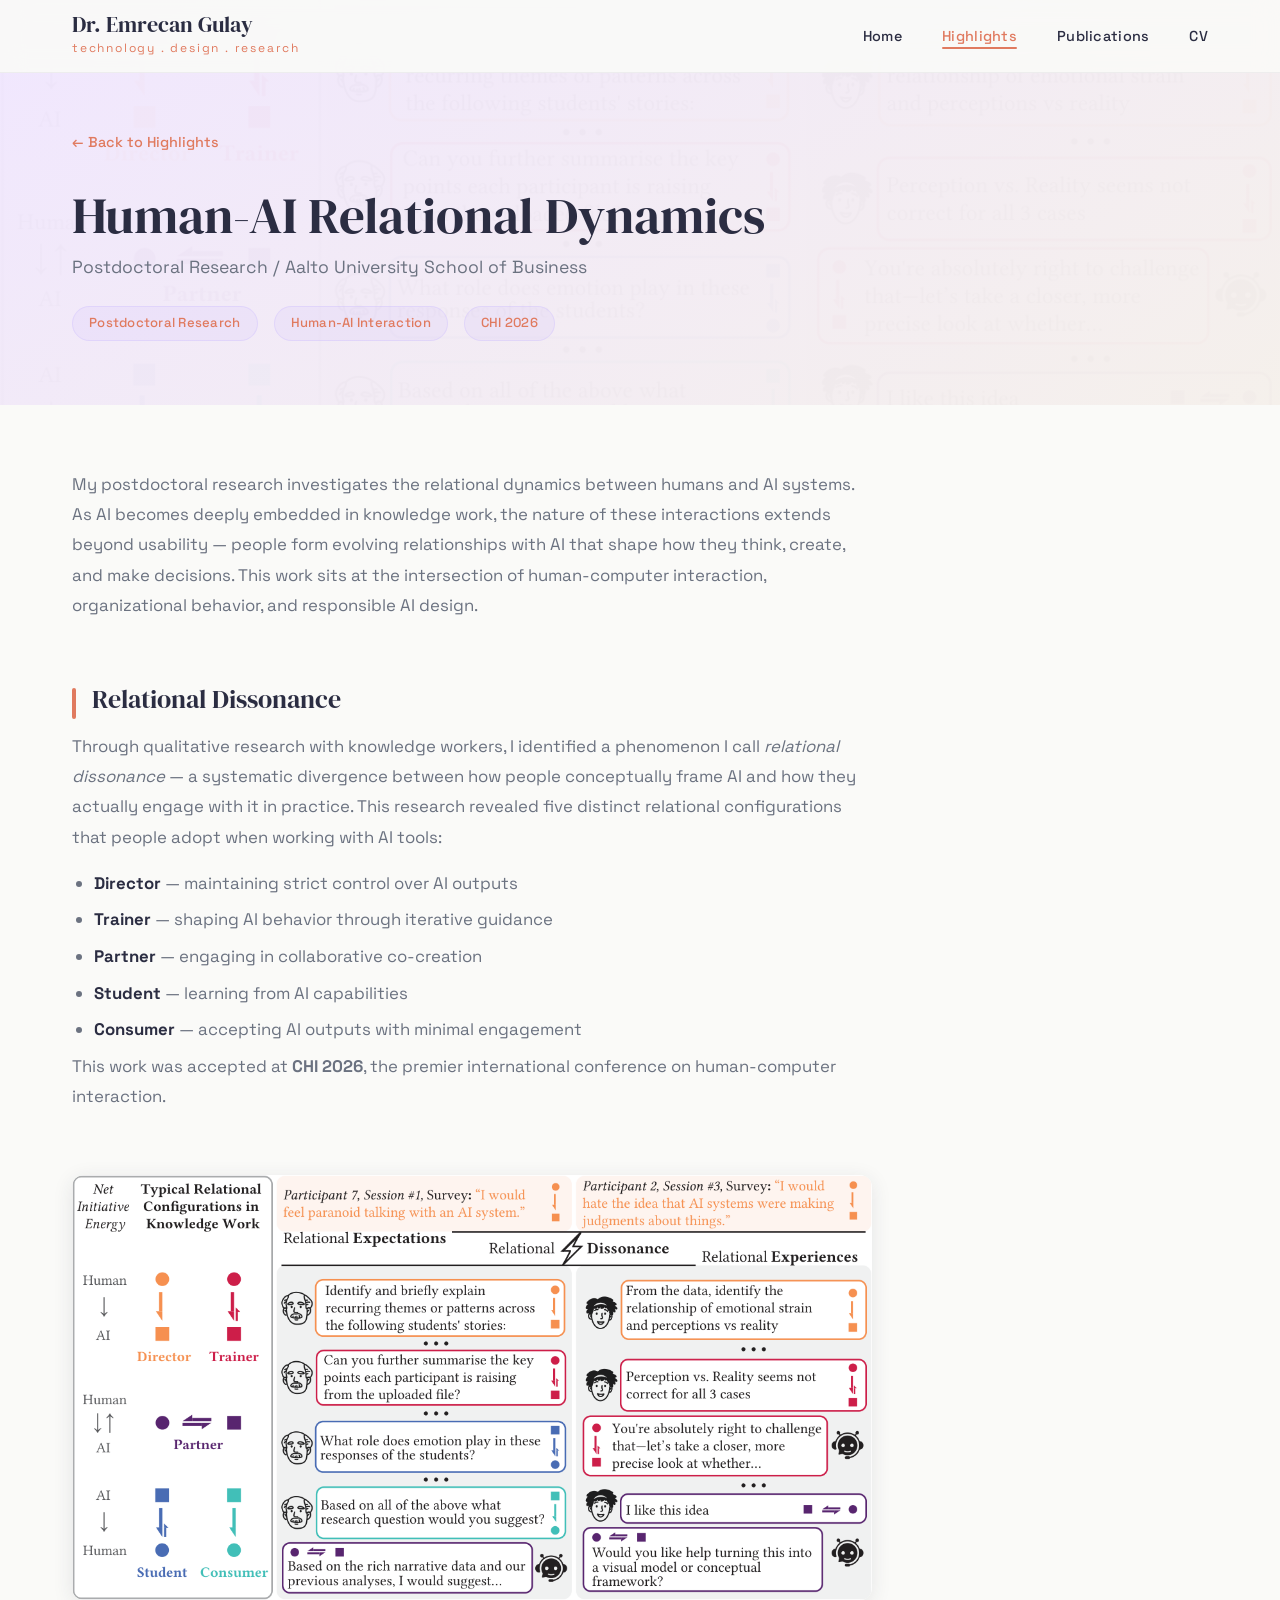
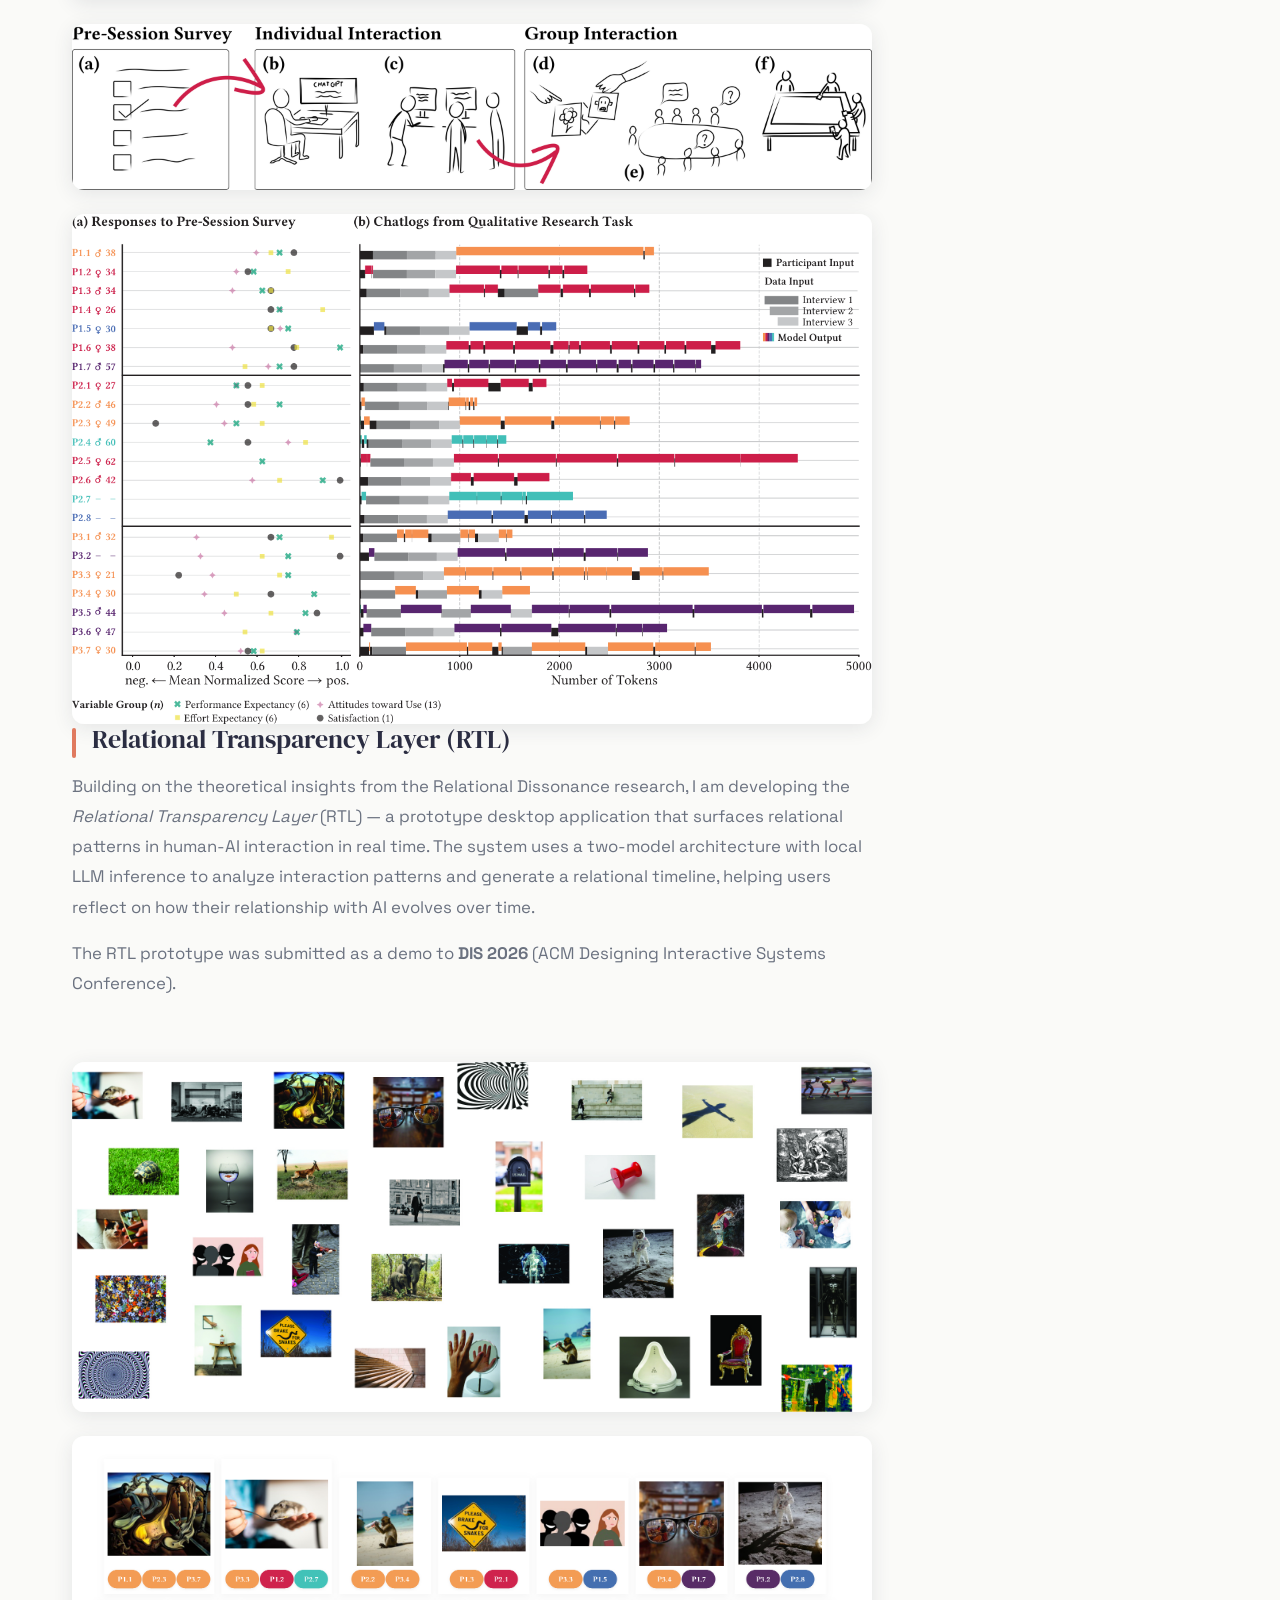
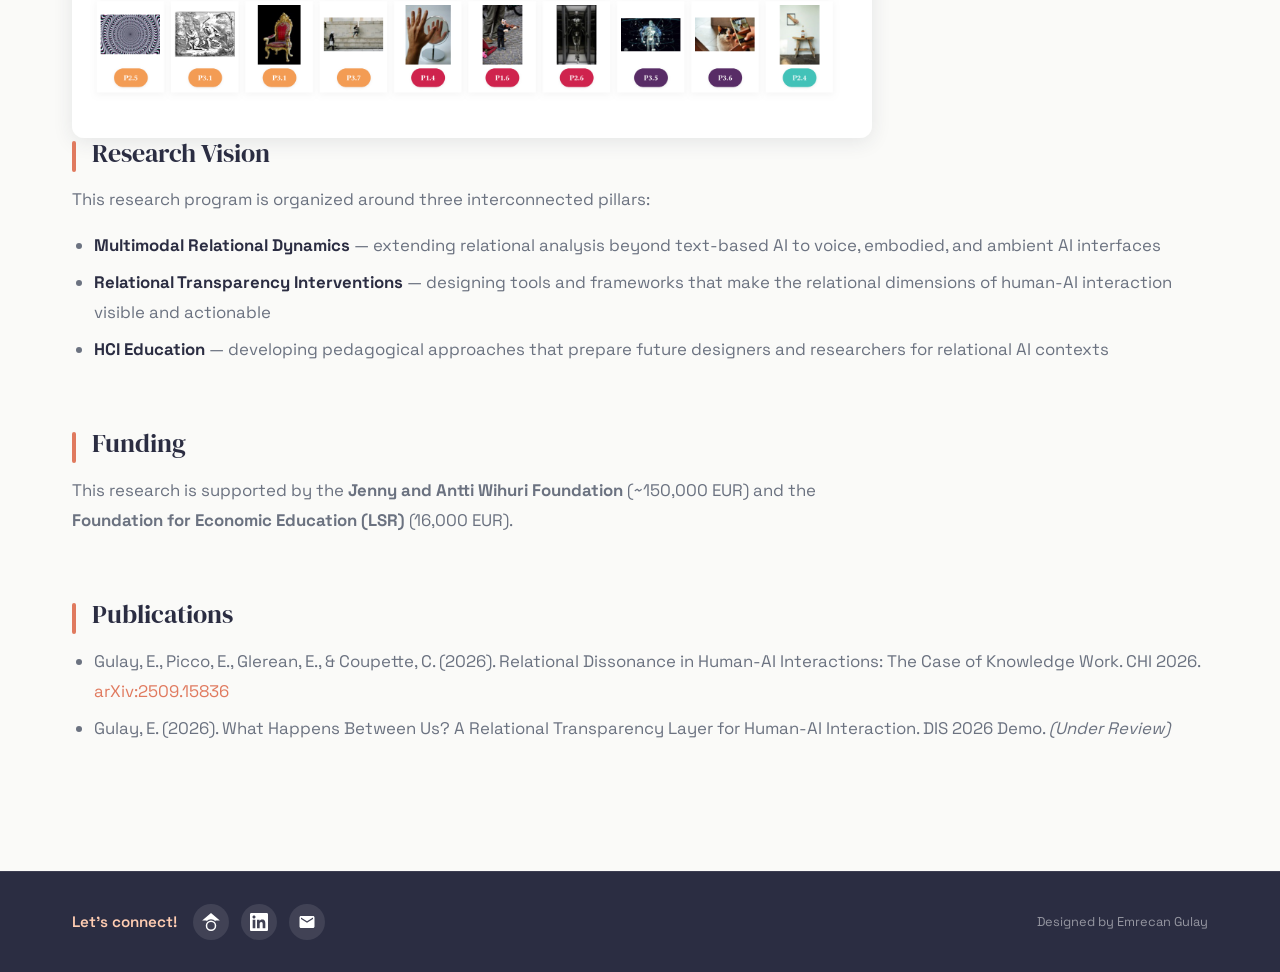
<file: projects/relational-dynamics.html>
<!DOCTYPE html>
<html lang="en">
<head>
  <meta charset="UTF-8">
  <meta name="viewport" content="width=device-width, initial-scale=1.0">
  <title>Human-AI Relational Dynamics | Dr. Emrecan Gulay</title>
  <link rel="icon" href="../images/logo.png" type="image/png">
  <link rel="preconnect" href="https://fonts.googleapis.com">
  <link rel="preconnect" href="https://fonts.gstatic.com" crossorigin>
  <link href="https://fonts.googleapis.com/css2?family=Space+Grotesk:wght@300;400;500;600;700&family=DM+Serif+Display&display=swap" rel="stylesheet">
  <link rel="stylesheet" href="../css/style.css">
</head>
<body data-page="highlights">

  <nav class="navbar">
    <div class="container">
      <a href="../index.html" class="nav-brand">
        <span class="nav-brand-name">Dr. Emrecan Gulay</span>
        <span class="nav-brand-subtitle">Technology . Design . Research</span>
      </a>
      <button class="nav-toggle" aria-label="Toggle navigation">
        <span></span><span></span><span></span>
      </button>
      <ul class="nav-links">
        <li><a href="../index.html">Home</a></li>
        <li><a href="../highlights.html" class="active">Highlights</a></li>
        <li><a href="../publications.html">Publications</a></li>
        <li><a href="../cv.html">CV</a></li>
      </ul>
    </div>
  </nav>

  <!-- HERO -->
  <section class="project-detail-hero">
    <img src="../images/projects/relational-dissonance-cover.png" alt="" class="hero-bg-image">
    <div class="container">
      <a href="../highlights.html" class="project-back-link">&larr; Back to Highlights</a>
      <h1>Human-AI Relational Dynamics</h1>
      <p class="project-subtitle">Postdoctoral Research / Aalto University School of Business</p>
      <div class="project-meta">
        <span class="project-meta-tag">Postdoctoral Research</span>
        <span class="project-meta-tag">Human-AI Interaction</span>
        <span class="project-meta-tag">CHI 2026</span>
      </div>
    </div>
  </section>

  <section class="project-content">
    <div class="container">

      <div class="project-section reveal">
        <p class="project-intro">My postdoctoral research investigates the relational dynamics between humans and AI systems. As AI becomes deeply embedded in knowledge work, the nature of these interactions extends beyond usability — people form evolving relationships with AI that shape how they think, create, and make decisions. This work sits at the intersection of human-computer interaction, organizational behavior, and responsible AI design.</p>
      </div>

      <div class="project-section reveal">
        <h2>Relational Dissonance</h2>
        <p>Through qualitative research with knowledge workers, I identified a phenomenon I call <em>relational dissonance</em> — a systematic divergence between how people conceptually frame AI and how they actually engage with it in practice. This research revealed five distinct relational configurations that people adopt when working with AI tools:</p>
        <ul class="project-list">
          <li><strong>Director</strong> — maintaining strict control over AI outputs</li>
          <li><strong>Trainer</strong> — shaping AI behavior through iterative guidance</li>
          <li><strong>Partner</strong> — engaging in collaborative co-creation</li>
          <li><strong>Student</strong> — learning from AI capabilities</li>
          <li><strong>Consumer</strong> — accepting AI outputs with minimal engagement</li>
        </ul>
        <p>This work was accepted at <strong>CHI 2026</strong>, the premier international conference on human-computer interaction.</p>
      </div>

      <div class="project-gallery grid-1 reveal">
        <img src="../images/projects/relational-dissonance-cover.png" alt="Research framework showing relational expectations, dissonance, and relational experiences across five configurations">
      </div>

      <div class="project-gallery grid-1 reveal">
        <img src="../images/projects/relational-dissonance-session.png" alt="Study methodology: pre-session survey, individual interaction, and group interaction phases">
      </div>

      <div class="project-gallery grid-1 reveal">
        <img src="../images/projects/relational-dissonance-individual.png" alt="Participant data visualization showing pre-session survey responses and chatlog patterns from qualitative research task">
      </div>

      <div class="project-section reveal">
        <h2>Relational Transparency Layer (RTL)</h2>
        <p>Building on the theoretical insights from the Relational Dissonance research, I am developing the <em>Relational Transparency Layer</em> (RTL) — a prototype desktop application that surfaces relational patterns in human-AI interaction in real time. The system uses a two-model architecture with local LLM inference to analyze interaction patterns and generate a relational timeline, helping users reflect on how their relationship with AI evolves over time.</p>
        <p>The RTL prototype was submitted as a demo to <strong>DIS 2026</strong> (ACM Designing Interactive Systems Conference).</p>
      </div>

      <div class="project-gallery grid-1 reveal">
        <img src="../images/projects/relational-dissonance-gallery.jpg" alt="Image gallery used in the study — participants selected metaphorical images to represent their relationship with AI">
      </div>

      <div class="project-gallery grid-1 reveal">
        <img src="../images/projects/relational-dissonance-metaphors.png" alt="Metaphor selections by participants, color-coded by relational configuration">
      </div>

      <div class="project-section reveal">
        <h2>Research Vision</h2>
        <p>This research program is organized around three interconnected pillars:</p>
        <ul class="project-list">
          <li><strong>Multimodal Relational Dynamics</strong> — extending relational analysis beyond text-based AI to voice, embodied, and ambient AI interfaces</li>
          <li><strong>Relational Transparency Interventions</strong> — designing tools and frameworks that make the relational dimensions of human-AI interaction visible and actionable</li>
          <li><strong>HCI Education</strong> — developing pedagogical approaches that prepare future designers and researchers for relational AI contexts</li>
        </ul>
      </div>

      <div class="project-section reveal">
        <h2>Funding</h2>
        <p>This research is supported by the <strong>Jenny and Antti Wihuri Foundation</strong> (~150,000 EUR) and the <strong>Foundation for Economic Education (LSR)</strong> (16,000 EUR).</p>
      </div>

      <div class="project-section reveal">
        <h2>Publications</h2>
        <ul class="project-list">
          <li>Gulay, E., Picco, E., Glerean, E., &amp; Coupette, C. (2026). Relational Dissonance in Human-AI Interactions: The Case of Knowledge Work. CHI 2026. <a href="https://arxiv.org/abs/2509.15836" target="_blank" rel="noopener">arXiv:2509.15836</a></li>
          <li>Gulay, E. (2026). What Happens Between Us? A Relational Transparency Layer for Human-AI Interaction. DIS 2026 Demo. <em>(Under Review)</em></li>
        </ul>
      </div>

    </div>
  </section>

  <footer class="footer">
    <div class="container">
      <div class="footer-connect">
        <span>Let's connect!</span>
        <div class="social-links">
          <a href="https://scholar.google.com/citations?user=F1DVHl8AAAAJ&hl=en" target="_blank" rel="noopener noreferrer" class="social-link" aria-label="Google Scholar">
            <svg width="18" height="18" viewBox="0 0 24 24" fill="currentColor"><path d="M12 24a7 7 0 1 1 0-14 7 7 0 0 1 0 14Zm0-2a5 5 0 1 0 0-10 5 5 0 0 0 0 10ZM0.21 10L12 0l11.79 10H18v1a7.96 7.96 0 0 0-6-2.74A7.96 7.96 0 0 0 6 11v-1H0.21Z"/></svg>
          </a>
          <a href="https://www.linkedin.com/in/emrecan-gulay/" target="_blank" rel="noopener noreferrer" class="social-link" aria-label="LinkedIn">
            <svg width="18" height="18" viewBox="0 0 24 24" fill="currentColor"><path d="M20.447 20.452h-3.554v-5.569c0-1.328-.027-3.037-1.852-3.037-1.853 0-2.136 1.445-2.136 2.939v5.667H9.351V9h3.414v1.561h.046c.477-.9 1.637-1.85 3.37-1.85 3.601 0 4.267 2.37 4.267 5.455v6.286zM5.337 7.433c-1.144 0-2.063-.926-2.063-2.065 0-1.138.92-2.063 2.063-2.063 1.14 0 2.064.925 2.064 2.063 0 1.139-.925 2.065-2.064 2.065zm1.782 13.019H3.555V9h3.564v11.452zM22.225 0H1.771C.792 0 0 .774 0 1.729v20.542C0 23.227.792 24 1.771 24h20.451C23.2 24 24 23.227 24 22.271V1.729C24 .774 23.2 0 22.222 0h.003z"/></svg>
          </a>
          <a href="mailto:emrecangulay@gmail.com" class="social-link" aria-label="Email">
            <svg width="18" height="18" viewBox="0 0 24 24" fill="currentColor"><path d="M20 4H4c-1.1 0-2 .9-2 2v12c0 1.1.9 2 2 2h16c1.1 0 2-.9 2-2V6c0-1.1-.9-2-2-2zm0 4-8 5-8-5V6l8 5 8-5v2z"/></svg>
          </a>
        </div>
      </div>
      <div class="footer-credit">Designed by Emrecan Gulay</div>
    </div>
  </footer>

  <script src="../js/main.js"></script>
  <script src="../js/cursor-effects.js"></script>
</body>
</html>
</file>
<file: css/style.css>
/* ===================================
   Dr. Emrecan Gulay - Portfolio Site
   Soft Lavender & Coral Theme
   =================================== */

/* ---------- CSS Variables ---------- */
:root {
  /* New pastel palette */
  --bg-primary: #FAFAF8;
  --bg-secondary: #F5F0EB;
  --bg-accent: #F0E6FF;
  --surface: #FFFFFF;
  --text-primary: #2B2D42;
  --text-secondary: #6B7280;

  /* Accents */
  --accent-vibrant: #E07A5F;
  --accent-soft: #C8B6FF;
  --accent-teal: #81B29A;
  --accent-gold: #F2CC8F;
  --peach: #FFCDB2;
  --blush: #FFB4A2;
  --rose: #E5989B;
  --deep-rose: #B5838D;

  /* Legacy aliases */
  --charcoal: #2B2D42;
  --dark-bg: #2B2D42;
  --cream: #FAF9F6;
  --white: #FFFFFF;
  --accent-orange: #E07A5F;

  /* Typography */
  --font-main: 'Space Grotesk', -apple-system, BlinkMacSystemFont, 'Segoe UI', sans-serif;
  --font-display: 'DM Serif Display', Georgia, serif;

  /* Utility */
  --transition: 0.3s cubic-bezier(0.4, 0, 0.2, 1);
  --shadow-sm: 0 2px 8px rgba(43, 45, 66, 0.06);
  --shadow-md: 0 4px 20px rgba(43, 45, 66, 0.10);
  --shadow-lg: 0 8px 40px rgba(43, 45, 66, 0.14);
  --max-width: 1200px;
}

/* ---------- Reset & Base ---------- */
*,
*::before,
*::after {
  margin: 0;
  padding: 0;
  box-sizing: border-box;
}

html {
  scroll-behavior: smooth;
  font-size: 16px;
}

body {
  font-family: var(--font-main);
  color: var(--text-primary);
  background-color: var(--bg-primary);
  line-height: 1.7;
  overflow-x: hidden;
  -webkit-font-smoothing: antialiased;
}

img {
  max-width: 100%;
  height: auto;
  display: block;
}

a {
  color: inherit;
  text-decoration: none;
  transition: color var(--transition);
}

h1, h2, h3, h4 {
  font-family: var(--font-display);
  font-weight: 400;
  line-height: 1.2;
}

/* ---------- Utility ---------- */
.container {
  max-width: var(--max-width);
  margin: 0 auto;
  padding: 0 2rem;
}

.section-padding {
  padding: 6rem 0;
}

/* ---------- Scroll Progress Bar ---------- */
.scroll-progress {
  position: fixed;
  top: 0;
  left: 0;
  height: 3px;
  background: linear-gradient(90deg, var(--accent-vibrant), var(--accent-soft));
  transform-origin: left;
  transform: scaleX(0);
  z-index: 1001;
  pointer-events: none;
}

/* ---------- Gradient Text Effects ---------- */
.gradient-text-orange {
  background: linear-gradient(135deg, var(--accent-vibrant), var(--blush));
  -webkit-background-clip: text;
  -webkit-text-fill-color: transparent;
  background-clip: text;
}

.gradient-text-teal {
  background: linear-gradient(135deg, var(--accent-teal), #6EC4A8);
  -webkit-background-clip: text;
  -webkit-text-fill-color: transparent;
  background-clip: text;
}

/* ---------- Scroll Animations ---------- */
.reveal, .reveal-left, .reveal-right { /* placeholder classes — JS handles entrance */ }

/* ---------- Navigation ---------- */
.navbar {
  position: fixed;
  top: 0;
  left: 0;
  right: 0;
  z-index: 1000;
  background: rgba(250, 250, 248, 0.92);
  backdrop-filter: blur(12px);
  -webkit-backdrop-filter: blur(12px);
  border-bottom: 1px solid rgba(43, 45, 66, 0.06);
  transition: box-shadow var(--transition);
}

.navbar.scrolled {
  box-shadow: var(--shadow-sm);
}

.navbar .container {
  display: flex;
  justify-content: space-between;
  align-items: center;
  height: 72px;
}

.nav-brand {
  display: flex;
  flex-direction: column;
}

.nav-brand-name {
  font-family: var(--font-display);
  font-size: 1.35rem;
  font-weight: 400;
  color: var(--text-primary);
  line-height: 1.15;
}

.nav-brand-subtitle {
  font-size: 0.75rem;
  color: var(--accent-vibrant);
  letter-spacing: 0.15em;
  text-transform: lowercase;
  font-weight: 400;
}

.nav-links {
  display: flex;
  list-style: none;
  gap: 2.5rem;
}

.nav-links a {
  font-size: 0.9rem;
  font-weight: 500;
  letter-spacing: 0.02em;
  position: relative;
  padding: 0.25rem 0;
  color: var(--text-primary);
}

.nav-links a::after {
  content: '';
  position: absolute;
  bottom: 0;
  left: 0;
  width: 0;
  height: 2px;
  background: var(--accent-vibrant);
  transition: width var(--transition);
  border-radius: 1px;
}

.nav-links a:hover::after,
.nav-links a.active::after {
  width: 100%;
}

.nav-links a.active {
  color: var(--accent-vibrant);
}

/* Mobile menu toggle */
.nav-toggle {
  display: none;
  flex-direction: column;
  gap: 5px;
  cursor: pointer;
  background: none;
  border: none;
  padding: 4px;
}

.nav-toggle span {
  width: 24px;
  height: 2px;
  background: var(--text-primary);
  transition: var(--transition);
  border-radius: 1px;
}

/* ---------- Hero Section ---------- */
.hero {
  min-height: 100vh;
  display: flex;
  align-items: center;
  position: relative;
  overflow: hidden;
  padding-top: 72px;
  background: var(--bg-primary);
}

.hero::before {
  content: '';
  position: absolute;
  inset: 0;
  background:
    radial-gradient(circle at 20% 50%, rgba(200, 182, 255, 0.12), transparent 50%),
    radial-gradient(circle at 80% 20%, rgba(129, 178, 154, 0.10), transparent 40%),
    radial-gradient(circle at 60% 80%, rgba(255, 180, 162, 0.10), transparent 45%),
    radial-gradient(circle at 40% 30%, rgba(240, 230, 255, 0.15), transparent 50%),
    radial-gradient(circle at 75% 70%, rgba(129, 178, 154, 0.08), transparent 40%);
  animation: meshMove 20s ease-in-out infinite alternate;
  z-index: 0;
}

@keyframes meshMove {
  0% { transform: scale(1) rotate(0deg) translate(0, 0); }
  100% { transform: scale(1.1) rotate(3deg) translate(10px, -10px); }
}

.hero .container {
  display: grid;
  grid-template-columns: minmax(0, 0.9fr) minmax(0, 1.1fr);
  gap: 2.5rem;
  align-items: center;
}

/* Hero entrance choreography — staggered */
.hero-content {
  z-index: 2;
}

.hero-greeting {
  font-size: 1.1rem;
  color: var(--accent-vibrant);
  font-weight: 600;
  margin-bottom: 0.5rem;
  display: inline-block;
  opacity: 0;
  animation: heroFadeUp 0.6s ease 0ms forwards;
}

.hero-title {
  font-size: 3rem;
  color: var(--text-primary);
  margin-bottom: 1.5rem;
  opacity: 0;
  animation: heroFadeUp 0.7s ease 200ms forwards;
}

.hero-title .highlight {
  color: var(--accent-vibrant);
}

.hero-title .highlight-teal {
  color: var(--accent-teal);
}

.hero-description {
  font-size: 1.15rem;
  color: var(--text-secondary);
  max-width: 520px;
  line-height: 1.8;
  opacity: 0;
  animation: heroFadeUp 0.7s ease 400ms forwards;
}

.hero-cta {
  display: flex;
  gap: 1rem;
  margin-top: 2rem;
  opacity: 0;
  animation: heroFadeUp 0.7s ease 600ms forwards;
}

@keyframes heroFadeUp {
  from { opacity: 0; transform: translateY(25px); }
  to   { opacity: 1; transform: translateY(0); }
}

@keyframes heroFadeIn {
  from { opacity: 0; transform: translateX(30px); }
  to   { opacity: 1; transform: translateX(0); }
}

/* Hero Visual - simple storytelling stage + canvas */
.hero-visual {
  position: relative;
  display: flex;
  justify-content: center;
  align-items: center;
  min-height: 680px;
  opacity: 0;
  animation: heroFadeIn 1s ease 500ms forwards;
}

.hero-threshold-card {
  position: relative;
  width: min(100%, 840px);
  min-height: 680px;
  border-radius: 36px;
  overflow: hidden;
  background: transparent;
  border: none;
  box-shadow: none;
  backdrop-filter: none;
  -webkit-backdrop-filter: none;
}

.hero-threshold-card::before,
.hero-threshold-card::after {
  content: none;
}



/* Hero particle canvas */
.hero-particle-canvas {
  position: absolute;
  inset: 0;
  width: 100%;
  height: 100%;
  pointer-events: none;
  z-index: 3;
  opacity: 0;
  animation: canvasFadeIn 0.8s ease 400ms forwards;
}

@keyframes canvasFadeIn {
  to { opacity: 1; }
}

/* ---------- Buttons ---------- */
.btn {
  display: inline-flex;
  align-items: center;
  gap: 0.5rem;
  padding: 0.75rem 1.75rem;
  border-radius: 50px;
  font-size: 0.9rem;
  font-weight: 600;
  letter-spacing: 0.02em;
  transition: all var(--transition);
  cursor: pointer;
  border: none;
}

.btn:active {
  transform: scale(0.97);
}

.btn-primary {
  background: var(--accent-vibrant);
  color: var(--white);
}

.btn-primary:hover {
  background: #c96a50;
  transform: translateY(-2px);
  box-shadow: 0 6px 20px rgba(224, 122, 95, 0.3);
}

.btn-outline {
  background: transparent;
  color: var(--text-primary);
  border: 2px solid var(--accent-soft);
}

.btn-outline:hover {
  background: var(--bg-accent);
  border-color: var(--accent-soft);
  transform: translateY(-2px);
}

.btn-small {
  padding: 0.5rem 1.25rem;
  font-size: 0.85rem;
}

/* ---------- About Section ---------- */
.about-section {
  background: var(--bg-secondary);
  color: var(--text-primary);
  position: relative;
  overflow: hidden;
}

.about-section .container {
  display: grid;
  grid-template-columns: auto 1fr auto;
  gap: 3rem;
  align-items: center;
}

.about-photo-wrapper {
  position: relative;
}

.about-photo {
  width: 280px;
  height: 340px;
  object-fit: cover;
  border-radius: 16px;
  border: 3px solid rgba(200, 182, 255, 0.3);
  box-shadow: var(--shadow-md);
}

.about-text h2 {
  font-size: 2rem;
  margin-bottom: 1rem;
  color: var(--accent-vibrant);
}

.about-text p {
  font-size: 1rem;
  line-height: 1.85;
  color: var(--text-secondary);
  max-width: 520px;
}

.about-character {
  width: 200px;
  opacity: 0.9;
}

/* ---------- Current Research ---------- */
.current-research {
  background: var(--bg-primary);
  color: var(--text-primary);
}

.current-research .about-text h2 {
  color: var(--accent-vibrant);
}

.current-research .about-text p {
  color: var(--text-secondary);
}

/* ---------- Quick Facts ---------- */
.quick-facts {
  background: var(--bg-secondary);
  padding-bottom: 4rem;
}

.facts-grid {
  display: flex;
  justify-content: center;
  gap: 3rem;
  flex-wrap: wrap;
}

.fact-item {
  text-align: center;
  color: var(--text-primary);
}

.fact-item .fact-highlight {
  font-weight: 700;
  color: var(--accent-vibrant);
}

.fact-item .fact-emoji {
  font-size: 1.3rem;
  margin-left: 0.3rem;
}

/* ---------- Action Buttons Section ---------- */
.actions-section {
  background: var(--bg-secondary);
  padding: 3rem 0 5rem;
}

.actions-grid {
  display: flex;
  justify-content: center;
  gap: 2.5rem;
}

.action-card {
  display: flex;
  flex-direction: column;
  align-items: center;
  gap: 0.75rem;
  text-decoration: none;
  transition: transform var(--transition);
}

.action-card:hover {
  transform: translateY(-5px);
}

.action-icon {
  width: 80px;
  height: 80px;
  border-radius: 50%;
  background: var(--surface);
  border: 2px solid rgba(200, 182, 255, 0.3);
  display: flex;
  align-items: center;
  justify-content: center;
  font-size: 1.8rem;
  transition: all var(--transition);
  box-shadow: var(--shadow-sm);
}

.action-card:hover .action-icon {
  background: var(--bg-accent);
  border-color: var(--accent-soft);
  box-shadow: 0 4px 20px rgba(200, 182, 255, 0.25);
}

.action-label {
  font-weight: 700;
  font-size: 0.95rem;
  color: var(--text-primary);
  text-transform: uppercase;
  letter-spacing: 0.08em;
}

/* ---------- Hobbies / Interests Ticker ---------- */
.interests-bar {
  background: var(--bg-primary);
  padding: 1.5rem 0;
  border-top: 1px solid rgba(43, 45, 66, 0.06);
  border-bottom: 1px solid rgba(43, 45, 66, 0.06);
  overflow: hidden;
}

.interests-track {
  display: flex;
  gap: 3rem;
  animation: scroll-ticker 30s linear infinite;
  width: max-content;
}

.interest-item {
  display: flex;
  align-items: center;
  gap: 0.5rem;
  font-size: 0.9rem;
  color: var(--text-primary);
  white-space: nowrap;
  opacity: 0.7;
}

.interest-dot {
  width: 8px;
  height: 8px;
  border-radius: 50%;
  flex-shrink: 0;
}

@keyframes scroll-ticker {
  0% { transform: translateX(0); }
  100% { transform: translateX(-50%); }
}

/* ---------- Footer ---------- */
.footer {
  background: var(--dark-bg);
  border-top: 1px solid rgba(255, 255, 255, 0.08);
  padding: 2rem 0;
}

.footer .container {
  display: flex;
  justify-content: space-between;
  align-items: center;
}

.footer-connect {
  display: flex;
  align-items: center;
  gap: 1rem;
}

.footer-connect span {
  color: var(--peach);
  font-weight: 600;
  font-size: 0.95rem;
}

.social-links {
  display: flex;
  gap: 0.75rem;
}

.social-link {
  width: 36px;
  height: 36px;
  border-radius: 50%;
  background: rgba(255, 255, 255, 0.1);
  display: flex;
  align-items: center;
  justify-content: center;
  color: var(--white);
  transition: all var(--transition);
  font-size: 1rem;
}

.social-link:hover {
  background: var(--accent-vibrant);
  transform: translateY(-2px);
}

.footer-credit {
  color: rgba(255, 255, 255, 0.5);
  font-size: 0.8rem;
}

/* =========================================
   HIGHLIGHTS PAGE
   ========================================= */

.page-hero {
  padding-top: 120px;
  padding-bottom: 3rem;
  text-align: center;
  background: linear-gradient(180deg, var(--bg-accent) 0%, var(--bg-secondary) 100%);
}

.page-hero h1 {
  font-size: 3rem;
  color: var(--text-primary);
}

.page-hero p {
  color: var(--text-secondary);
  margin-top: 0.5rem;
  font-size: 1.05rem;
}

/* Section Label (Industry / Academic headings) */
.section-label {
  font-family: var(--font-display);
  font-size: 1.6rem;
  color: var(--accent-vibrant);
  margin-bottom: 2rem;
  padding-bottom: 0.75rem;
  border-bottom: 2px solid rgba(224, 122, 95, 0.2);
  letter-spacing: 0.02em;
}

/* Project Cards Grid */
.projects-section {
  background: var(--bg-primary);
  padding-bottom: 5rem;
}

.projects-grid {
  display: grid;
  grid-template-columns: repeat(2, 1fr);
  gap: 2rem;
}

.project-card {
  display: grid;
  grid-template-columns: 1fr 1fr;
  background: var(--surface);
  border-radius: 16px;
  overflow: hidden;
  transition: all var(--transition), box-shadow 0.4s ease;
  border: 1px solid rgba(0, 0, 0, 0.06);
  box-shadow: var(--shadow-sm);
}

.project-card:hover {
  transform: translateY(-6px);
  box-shadow: 0 12px 40px rgba(200, 182, 255, 0.2);
  border-color: rgba(200, 182, 255, 0.3);
}

/* Image wrapper */
.project-card-image-wrapper {
  position: relative;
  overflow: hidden;
}

.project-card-image {
  width: 100%;
  height: 100%;
  min-height: 260px;
  object-fit: cover;
  transition: transform 0.6s ease;
}

.project-card:hover .project-card-image {
  transform: scale(1.05);
}

.project-card-image-overlay {
  position: absolute;
  bottom: 0;
  left: 0;
  right: 0;
  height: 30%;
  background: linear-gradient(to top, rgba(255, 255, 255, 0.6), transparent);
  pointer-events: none;
}

.project-card-content {
  padding: 1.75rem;
  display: flex;
  flex-direction: column;
  justify-content: center;
}

.project-card-title {
  font-size: 1.2rem;
  color: var(--text-primary);
  margin-bottom: 0.75rem;
  font-family: var(--font-display);
}

.project-card-desc {
  font-size: 0.88rem;
  color: var(--text-secondary);
  line-height: 1.65;
  margin-bottom: 1.25rem;
}

.project-card .btn-small {
  align-self: flex-start;
  background: var(--accent-vibrant);
  color: var(--white);
  font-weight: 700;
}

.project-card .btn-small:hover {
  background: #c96a50;
}

/* Full width last card if odd number */
.projects-grid .project-card:last-child:nth-child(odd) {
  grid-column: 1 / -1;
  max-width: calc(50% - 1rem);
}

/* =========================================
   PUBLICATIONS PAGE
   ========================================= */

.publications-section {
  background: var(--bg-primary);
  padding-bottom: 5rem;
  min-height: 60vh;
}

.pub-year-group {
  margin-bottom: 3rem;
}

.pub-year {
  font-size: 1.8rem;
  color: var(--accent-vibrant);
  margin-bottom: 1.5rem;
  font-family: var(--font-display);
  cursor: pointer;
  display: flex;
  align-items: center;
  gap: 0.5rem;
  padding-bottom: 0.5rem;
  border-bottom: 1px solid rgba(224, 122, 95, 0.15);
}

.pub-year .toggle-icon {
  font-size: 0.8rem;
  transition: transform var(--transition);
}

.pub-year.collapsed .toggle-icon {
  transform: rotate(-90deg);
}

.pub-count {
  font-family: var(--font-main);
  font-size: 0.8rem;
  font-weight: 500;
  color: var(--text-secondary);
  margin-left: auto;
  margin-right: 0.5rem;
}

.pub-item {
  margin-bottom: 2rem;
  padding: 1.5rem;
  background: var(--surface);
  border-radius: 12px;
  border-left: 4px solid var(--accent-vibrant);
  box-shadow: var(--shadow-sm);
  transition: transform var(--transition), box-shadow var(--transition);
}

.pub-item:hover {
  transform: translateY(-2px);
  box-shadow: var(--shadow-md);
}

.pub-item:last-child {
  margin-bottom: 0;
}

.pub-title {
  font-size: 1rem;
  font-weight: 700;
  color: var(--text-primary);
  margin-bottom: 0.75rem;
  line-height: 1.5;
}

.pub-title em {
  color: var(--accent-vibrant);
  font-style: italic;
}

/* Publication Badges */
.pub-badge {
  display: inline-block;
  padding: 0.2rem 0.6rem;
  border-radius: 20px;
  font-size: 0.7rem;
  font-weight: 600;
  letter-spacing: 0.04em;
  text-transform: uppercase;
  margin-bottom: 0.75rem;
}

.badge-paper {
  background: rgba(224, 122, 95, 0.12);
  color: var(--accent-vibrant);
  border: 1px solid rgba(224, 122, 95, 0.2);
}

.badge-patent {
  background: rgba(242, 204, 143, 0.15);
  color: #b8941d;
  border: 1px solid rgba(242, 204, 143, 0.3);
}

.badge-thesis {
  background: rgba(229, 152, 155, 0.12);
  color: var(--deep-rose);
  border: 1px solid rgba(229, 152, 155, 0.2);
}

.badge-preprint {
  background: rgba(129, 178, 154, 0.12);
  color: #5a9a7a;
  border: 1px solid rgba(129, 178, 154, 0.2);
}

.badge-demo {
  background: rgba(200, 182, 255, 0.15);
  color: #7c3aed;
  border: 1px solid rgba(200, 182, 255, 0.3);
}

/* Per-badge left border color on pub-item */
.pub-item:has(.badge-patent) { border-left-color: var(--accent-gold); }
.pub-item:has(.badge-thesis) { border-left-color: var(--rose); }
.pub-item:has(.badge-preprint) { border-left-color: var(--accent-teal); }
.pub-item:has(.badge-demo) { border-left-color: var(--accent-soft); }

.pub-citation {
  font-size: 0.88rem;
  color: var(--text-secondary);
  line-height: 1.7;
}

.pub-citation a {
  color: var(--accent-vibrant);
  word-break: break-all;
}

.pub-citation a:hover {
  color: #c96a50;
  text-decoration: underline;
}

.scholar-link {
  display: inline-flex;
  align-items: center;
  gap: 0.5rem;
  color: var(--accent-vibrant);
  font-weight: 600;
  margin-top: 2rem;
  font-size: 0.95rem;
  transition: color var(--transition);
}

.scholar-link:hover {
  color: #c96a50;
}

/* =========================================
   CV PAGE
   ========================================= */

.cv-section {
  max-width: 800px;
  margin: 0 auto;
  background: var(--bg-primary);
}

.cv-group {
  margin-bottom: 3.5rem;
}

.cv-group-title {
  font-size: 1.6rem;
  color: var(--accent-vibrant);
  margin-bottom: 1.5rem;
  padding-bottom: 0.5rem;
  border-bottom: 1px solid rgba(224, 122, 95, 0.15);
}

.cv-entry {
  margin-bottom: 2rem;
  padding-left: 1.5rem;
  border-left: 2px solid rgba(200, 182, 255, 0.4);
  position: relative;
}

/* Timeline dot */
.cv-entry::before {
  content: '';
  position: absolute;
  left: -5px;
  top: 6px;
  width: 8px;
  height: 8px;
  border-radius: 50%;
  background: var(--accent-vibrant);
}

.cv-entry-header {
  display: flex;
  justify-content: space-between;
  align-items: baseline;
  flex-wrap: wrap;
  gap: 0.5rem;
}

.cv-entry-title {
  font-size: 1.1rem;
  font-weight: 600;
  color: var(--text-primary);
}

.cv-entry-date {
  font-size: 0.85rem;
  color: var(--accent-vibrant);
  white-space: nowrap;
}

.cv-entry-org {
  font-size: 0.9rem;
  color: var(--text-secondary);
  margin-top: 0.25rem;
}

.cv-entry-note {
  font-size: 0.9rem;
  color: var(--text-secondary);
  margin-top: 0.4rem;
  font-style: italic;
}

.cv-entry-details {
  margin-top: 0.6rem;
  padding-left: 1.2rem;
  list-style: disc;
}

.cv-entry-details li {
  font-size: 0.9rem;
  color: var(--text-secondary);
  line-height: 1.7;
  margin-bottom: 0.25rem;
}

.cv-publications-list {
  padding-left: 1.2rem;
  list-style: disc;
}

.cv-publications-list li {
  font-size: 0.9rem;
  color: var(--text-secondary);
  line-height: 1.8;
  margin-bottom: 0.3rem;
}

.cv-publications-list li strong {
  color: var(--accent-vibrant);
}

.cv-inline-link {
  display: inline-block;
  margin-top: 0.75rem;
  color: var(--accent-vibrant);
  font-weight: 600;
  font-size: 0.9rem;
  transition: color var(--transition);
}

.cv-inline-link:hover {
  color: #c96a50;
}

.cv-sub-title {
  font-size: 1rem;
  color: var(--text-primary);
  margin-top: 1.5rem;
  margin-bottom: 0.75rem;
}

.cv-skills-grid {
  display: flex;
  flex-wrap: wrap;
  gap: 0.5rem;
  margin-bottom: 0.5rem;
}

.cv-skill-tag {
  padding: 0.35rem 0.85rem;
  background: var(--bg-accent);
  color: #6d28d9;
  border-radius: 20px;
  font-size: 0.82rem;
  font-weight: 500;
  border: 1px solid rgba(200, 182, 255, 0.3);
}

/* =========================================
   RESPONSIVE
   ========================================= */

@media (max-width: 1024px) {
  .hero .container {
    grid-template-columns: 1fr;
    text-align: center;
  }

  .hero-description {
    margin: 0 auto;
  }

  .hero-cta {
    justify-content: center;
  }

  .hero-visual {
    max-width: 760px;
    min-height: 600px;
    margin: 0 auto;
  }

  .hero-threshold-card {
    min-height: 600px;
  }

  .about-section .container {
    grid-template-columns: 1fr;
    text-align: center;
    gap: 2rem;
  }

  .about-photo {
    margin: 0 auto;
  }

  .about-text p {
    margin: 0 auto;
  }

  .about-character {
    margin: 0 auto;
  }

  .projects-grid {
    grid-template-columns: 1fr;
  }

  .projects-grid .project-card:last-child:nth-child(odd) {
    max-width: 100%;
  }
}

@media (max-width: 768px) {
  html {
    font-size: 15px;
  }

  .nav-links {
    position: fixed;
    top: 72px;
    left: 0;
    right: 0;
    background: var(--bg-primary);
    flex-direction: column;
    align-items: center;
    padding: 2rem;
    gap: 1.5rem;
    box-shadow: var(--shadow-md);
    transform: translateY(-20px);
    opacity: 0;
    pointer-events: none;
    transition: transform 0.3s ease, opacity 0.3s ease;
  }

  .nav-links.open {
    transform: translateY(0);
    opacity: 1;
    pointer-events: auto;
  }

  .nav-toggle {
    display: flex;
  }

  .hero-title {
    font-size: 2.2rem;
  }

  .hero-description {
    font-size: 1rem;
  }

  .hero-visual {
    min-height: 560px;
  }

  .hero-threshold-card {
    min-height: 560px;
    padding: 1rem 1rem 0.9rem;
    border-radius: 28px;
  }

  .threshold-copy {
    position: static;
    max-width: none;
    transform: none;
    text-align: left;
    margin-bottom: 0.75rem;
  }

  .threshold-copy-center,
  .threshold-copy-ai {
    left: auto;
    right: auto;
    text-align: left;
  }

  .threshold-floor {
    position: static;
    grid-template-columns: 1fr;
    gap: 0.35rem;
    text-align: left;
    padding: 0 0.25rem;
    margin-top: 0.35rem;
  }

  .threshold-floor span:nth-child(1),
  .threshold-floor span:nth-child(3) {
    text-align: left;
  }

  .section-padding {
    padding: 4rem 0;
  }

  .project-card {
    grid-template-columns: 1fr;
  }

  .project-card-image {
    min-height: 200px;
  }

  .footer .container {
    flex-direction: column;
    gap: 1rem;
    text-align: center;
  }

  .page-hero h1 {
    font-size: 2.2rem;
  }

  .facts-grid {
    gap: 1.5rem;
  }
}

/* =========================================
   CURSOR EFFECTS
   ========================================= */

.cursor-canvas {
  position: fixed;
  top: 0;
  left: 0;
  width: 100%;
  height: 100%;
  pointer-events: none;
  z-index: 9999;
}

/* Hide cursor effects on touch devices */
@media (hover: none) {
  .cursor-canvas {
    display: none;
  }
}

@media (max-width: 480px) {
  .container {
    padding: 0 1.25rem;
  }

  .hero-title {
    font-size: 1.8rem;
  }

  .hero-visual {
    min-height: 500px;
  }

  .hero-threshold-card {
    min-height: 500px;
  }

  .threshold-label {
    letter-spacing: 0.12em;
  }

  .threshold-copy p,
  .threshold-floor span {
    font-size: 0.8rem;
  }

  .actions-grid {
    gap: 1.5rem;
  }

  .action-icon {
    width: 64px;
    height: 64px;
    font-size: 1.5rem;
  }
}

/* ========== PROJECT DETAIL PAGES ========== */

.project-detail-hero {
  background: linear-gradient(180deg, var(--bg-accent) 0%, var(--bg-secondary) 100%);
  color: var(--text-primary);
  padding: 8rem 0 4rem;
  position: relative;
  overflow: hidden;
}

.project-detail-hero::before {
  content: '';
  position: absolute;
  top: 0;
  left: 0;
  right: 0;
  bottom: 0;
  background: linear-gradient(135deg, rgba(240, 230, 255, 0.85), rgba(245, 240, 235, 0.9));
  z-index: 1;
}

.project-detail-hero .container {
  position: relative;
  z-index: 2;
}

.project-detail-hero .hero-bg-image {
  position: absolute;
  top: 0;
  left: 0;
  width: 100%;
  height: 100%;
  object-fit: cover;
  opacity: 0.15;
}

.project-back-link {
  display: inline-flex;
  align-items: center;
  gap: 0.5rem;
  color: var(--accent-vibrant);
  text-decoration: none;
  font-size: 0.9rem;
  font-weight: 500;
  margin-bottom: 2rem;
  transition: var(--transition);
}

.project-back-link:hover {
  color: #c96a50;
  transform: translateX(-4px);
}

.project-detail-hero .project-meta {
  display: flex;
  flex-wrap: wrap;
  gap: 1rem;
  margin-top: 1.5rem;
}

.project-meta-tag {
  display: inline-block;
  background: rgba(200, 182, 255, 0.15);
  border: 1px solid rgba(200, 182, 255, 0.3);
  padding: 0.35rem 1rem;
  border-radius: 50px;
  font-size: 0.82rem;
  color: var(--accent-vibrant);
  font-weight: 500;
  letter-spacing: 0.02em;
}

.project-detail-hero h1 {
  font-family: var(--font-display);
  font-size: clamp(2rem, 5vw, 3.2rem);
  line-height: 1.15;
  margin-bottom: 0.5rem;
  color: var(--text-primary);
}

.project-detail-hero .project-subtitle {
  font-size: 1.1rem;
  color: var(--text-secondary);
  max-width: 600px;
  line-height: 1.6;
}

/* Project Content Sections */
.project-content {
  padding: 4rem 0;
}

.project-section {
  margin-bottom: 4rem;
}

.project-section h2 {
  font-family: var(--font-display);
  font-size: 1.6rem;
  color: var(--text-primary);
  margin-bottom: 1rem;
  position: relative;
  padding-left: 1.25rem;
}

.project-section h2::before {
  content: '';
  position: absolute;
  left: 0;
  top: 0.15em;
  width: 4px;
  height: 1.2em;
  background: var(--accent-vibrant);
  border-radius: 2px;
}

.project-section p {
  font-size: 1.05rem;
  color: var(--text-secondary);
  line-height: 1.8;
  max-width: 800px;
  margin-bottom: 1rem;
}

.project-section p:last-child {
  margin-bottom: 0;
}

.project-list {
  padding-left: 1.4rem;
  list-style: disc;
  margin-top: 0.75rem;
}

.project-list li {
  font-size: 1.05rem;
  color: var(--text-secondary);
  line-height: 1.8;
  margin-bottom: 0.4rem;
}

.project-list li strong {
  color: var(--text-primary);
}

.project-list li a {
  color: var(--accent-vibrant);
}

.project-list li a:hover {
  text-decoration: underline;
}

/* Image Galleries */
.project-gallery {
  display: grid;
  gap: 1.25rem;
  margin-top: 1.5rem;
}

.project-gallery.grid-2 {
  grid-template-columns: repeat(2, 1fr);
}

.project-gallery.grid-3 {
  grid-template-columns: repeat(3, 1fr);
}

.project-gallery.grid-1 {
  grid-template-columns: 1fr;
  max-width: 800px;
}

.project-gallery img {
  width: 100%;
  border-radius: 12px;
  box-shadow: var(--shadow-md);
  transition: transform 0.4s ease, box-shadow 0.4s ease;
  cursor: pointer;
}

.project-gallery img:hover {
  transform: translateY(-4px);
  box-shadow: var(--shadow-lg);
}

.project-gallery figcaption,
.gallery-caption {
  font-size: 0.85rem;
  color: var(--text-secondary);
  text-align: center;
  margin-top: 0.5rem;
  font-style: italic;
}

/* Wide image */
.project-wide-image {
  width: 100%;
  border-radius: 16px;
  box-shadow: var(--shadow-lg);
  margin: 2rem 0;
}

/* Highlight callout box */
.project-callout {
  background: linear-gradient(135deg, var(--bg-accent), rgba(200, 182, 255, 0.2));
  border: 1px solid rgba(200, 182, 255, 0.3);
  border-radius: 16px;
  padding: 2rem 2.5rem;
  margin: 2rem 0;
  color: var(--text-primary);
}

.project-callout h3 {
  font-family: var(--font-display);
  font-size: 1.2rem;
  margin-bottom: 0.5rem;
}

.project-callout p {
  color: var(--text-secondary);
  max-width: 100%;
}

/* External link button */
.project-ext-link {
  display: inline-flex;
  align-items: center;
  gap: 0.5rem;
  background: var(--accent-vibrant);
  color: var(--white);
  padding: 0.75rem 1.5rem;
  border-radius: 50px;
  font-weight: 700;
  font-size: 0.9rem;
  text-decoration: none;
  transition: var(--transition);
  margin-top: 1rem;
}

.project-ext-link:hover {
  background: #c96a50;
  transform: translateY(-2px);
  box-shadow: var(--shadow-md);
}

/* Dark section variant for project pages */
.project-section-dark {
  background: var(--bg-secondary);
  color: var(--text-primary);
  padding: 4rem 0;
  margin: 0 calc(-50vw + 50%);
  padding-left: calc(50vw - 50%);
  padding-right: calc(50vw - 50%);
}

.project-section-dark h2 {
  color: var(--text-primary);
}

.project-section-dark p {
  color: var(--text-secondary);
}

/* Responsive for project detail */
@media (max-width: 768px) {
  .project-detail-hero {
    padding: 6rem 0 3rem;
  }

  .project-gallery.grid-2,
  .project-gallery.grid-3 {
    grid-template-columns: 1fr;
  }

  .project-callout {
    padding: 1.5rem;
  }
}

@media (max-width: 480px) {
  .project-detail-hero h1 {
    font-size: 1.6rem;
  }
}

/* ---------- Back to Top Button ---------- */
.back-to-top {
  position: fixed;
  bottom: 2rem;
  right: 2rem;
  width: 44px;
  height: 44px;
  border-radius: 50%;
  background: var(--accent-vibrant);
  color: var(--white);
  border: none;
  cursor: pointer;
  display: flex;
  align-items: center;
  justify-content: center;
  font-size: 1.2rem;
  box-shadow: var(--shadow-md);
  opacity: 0;
  pointer-events: none;
  transform: translateY(10px);
  transition: all var(--transition);
  z-index: 100;
}

.back-to-top.visible {
  opacity: 1;
  pointer-events: auto;
  transform: translateY(0);
}

.back-to-top:hover {
  background: #c96a50;
  transform: translateY(-2px);
}

/* ---------- Link Underline Animation ---------- */
.animated-link {
  background-image: linear-gradient(var(--accent-vibrant), var(--accent-vibrant));
  background-size: 0% 2px;
  background-position: left bottom;
  background-repeat: no-repeat;
  transition: background-size var(--transition);
}

.animated-link:hover {
  background-size: 100% 2px;
}

/* ---------- Stagger Children ---------- */
.stagger-children > * {
  transition-delay: calc(var(--stagger-index, 0) * 80ms);
}

/* ---------- Reduced Motion ---------- */
@media (prefers-reduced-motion: reduce) {
  *, *::before, *::after {
    animation-duration: 0.01ms !important;
    animation-iteration-count: 1 !important;
    transition-duration: 0.01ms !important;
  }
  .scroll-progress { display: none; }
  .hero-particle-canvas { display: none; }
  .hero-grid-human path,
  .hero-grid-ai path,
  .threshold-spine,
  .threshold-wave-left,
  .threshold-wave-right {
    animation: none !important;
  }
}
</file>
